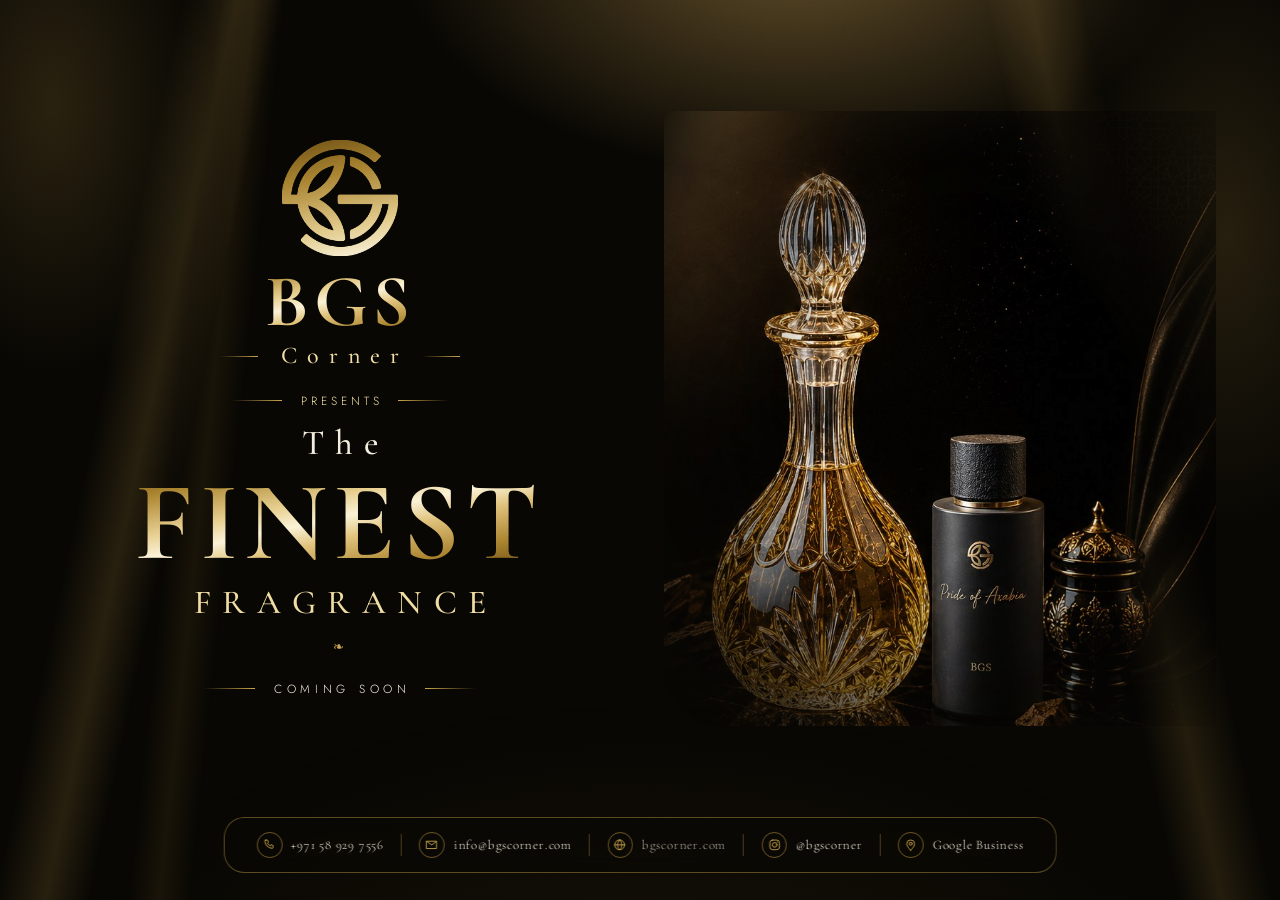
<file: index.html>
<!DOCTYPE html>
<html lang="en">
<head>
<meta charset="utf-8">
<meta name="viewport" content="width=device-width, initial-scale=1">
<title>BGS CORNER — The Finest Fragrance, Coming Soon</title>
<meta name="description" content="BGS Corner presents the finest fragrance. Coming soon. Deira, Dubai — +971 58 929 7556, info@bgscorner.com">
<meta name="theme-color" content="#070603">
<link rel="icon" href="assets/brand/favicon.png" type="image/png">
<link rel="apple-touch-icon" href="assets/brand/favicon.png">
<meta property="og:title" content="BGS CORNER — The Finest Fragrance">
<meta property="og:description" content="Coming soon.">
<link rel="preconnect" href="https://fonts.googleapis.com">
<link rel="preconnect" href="https://fonts.gstatic.com" crossorigin>
<link href="https://fonts.googleapis.com/css2?family=Cormorant+Garamond:wght@400;500;600;700&family=Jost:wght@300;400;500&display=swap" rel="stylesheet">
<link rel="stylesheet" href="assets/css/soon.css">
</head>
<body>

<div class="grain" aria-hidden="true"></div>
<div class="spot" aria-hidden="true"></div>
<div class="silk silk--l" aria-hidden="true"></div>
<div class="silk silk--r" aria-hidden="true"></div>

<main class="stage">
  <section class="panel">
    <span class="mark" aria-hidden="true"></span>

    <h1 class="brand">
      <span class="brand__name">BGS</span>
      <span class="brand__sub"><i></i>Corner<i></i></span>
    </h1>

    <p class="rule"><i></i><span>Presents</span><i></i></p>

    <p class="headline">
      <span class="headline__the">The</span>
      <span class="headline__big">Finest</span>
      <span class="headline__sub">Fragrance</span>
    </p>

    <p class="fleuron" aria-hidden="true">&#10087;</p>

    <p class="soon"><i></i><span>Coming soon</span><i></i></p>
  </section>

  <figure class="still" aria-label="A cut-crystal decanter beside a black flacon and a gilt burner, with oud on black marble.">
    <img src="assets/img/still.jpg" width="1000" height="1080" alt="" fetchpriority="high" decoding="async">
  </figure>
</main>

<footer class="bar">
  <a href="tel:+971589297556"><span class="bar__ico" aria-hidden="true"><svg viewBox="0 0 24 24" fill="none" stroke="currentColor" stroke-width="1.5" stroke-linecap="round" stroke-linejoin="round"><path d="M5.2 3.6h3.1l1.5 3.9-1.9 1.2a10.4 10.4 0 0 0 4.9 4.9l1.2-1.9 3.9 1.5v3.1a1.7 1.7 0 0 1-1.9 1.7A14.6 14.6 0 0 1 3.5 5.5 1.7 1.7 0 0 1 5.2 3.6Z"/></svg></span>+971 58 929 7556</a>
  <i aria-hidden="true"></i>
  <a href="mailto:info@bgscorner.com"><span class="bar__ico" aria-hidden="true"><svg viewBox="0 0 24 24" fill="none" stroke="currentColor" stroke-width="1.5" stroke-linecap="round" stroke-linejoin="round"><path d="M3.4 5.6h17.2v12.8H3.4Z"/><path d="m3.9 6.2 8.1 6 8.1-6"/></svg></span>info@bgscorner.com</a>
  <i aria-hidden="true"></i>
  <span class="bar__self"><span class="bar__ico" aria-hidden="true"><svg viewBox="0 0 24 24" fill="none" stroke="currentColor" stroke-width="1.5" stroke-linecap="round" stroke-linejoin="round"><circle cx="12" cy="12" r="8.6"/><path d="M3.4 12h17.2"/><path d="M12 3.4c2.4 2.4 3.6 5.3 3.6 8.6s-1.2 6.2-3.6 8.6c-2.4-2.4-3.6-5.3-3.6-8.6S9.6 5.8 12 3.4Z"/></svg></span>bgscorner.com</span>
  <i aria-hidden="true"></i>
  <a href="https://www.instagram.com/bgscorner/" target="_blank" rel="noopener"><span class="bar__ico" aria-hidden="true"><svg viewBox="0 0 24 24" fill="none" stroke="currentColor" stroke-width="1.5" stroke-linecap="round" stroke-linejoin="round"><rect x="3.6" y="3.6" width="16.8" height="16.8" rx="4.8"/><circle cx="12" cy="12" r="4.1"/><circle cx="16.9" cy="7.1" r="1.05" fill="currentColor" stroke="none"/></svg></span>@bgscorner</a>
  <i aria-hidden="true"></i>
  <a href="https://maps.google.com/?cid=1750164914419872476" target="_blank" rel="noopener"><span class="bar__ico" aria-hidden="true"><svg viewBox="0 0 24 24" fill="none" stroke="currentColor" stroke-width="1.5" stroke-linecap="round" stroke-linejoin="round"><path d="M12 21.4s6.8-6.3 6.8-11.2a6.8 6.8 0 1 0-13.6 0C5.2 15.1 12 21.4 12 21.4Z"/><circle cx="12" cy="10" r="2.6"/></svg></span>Google Business</a>
</footer>

</body>
</html>
</file>
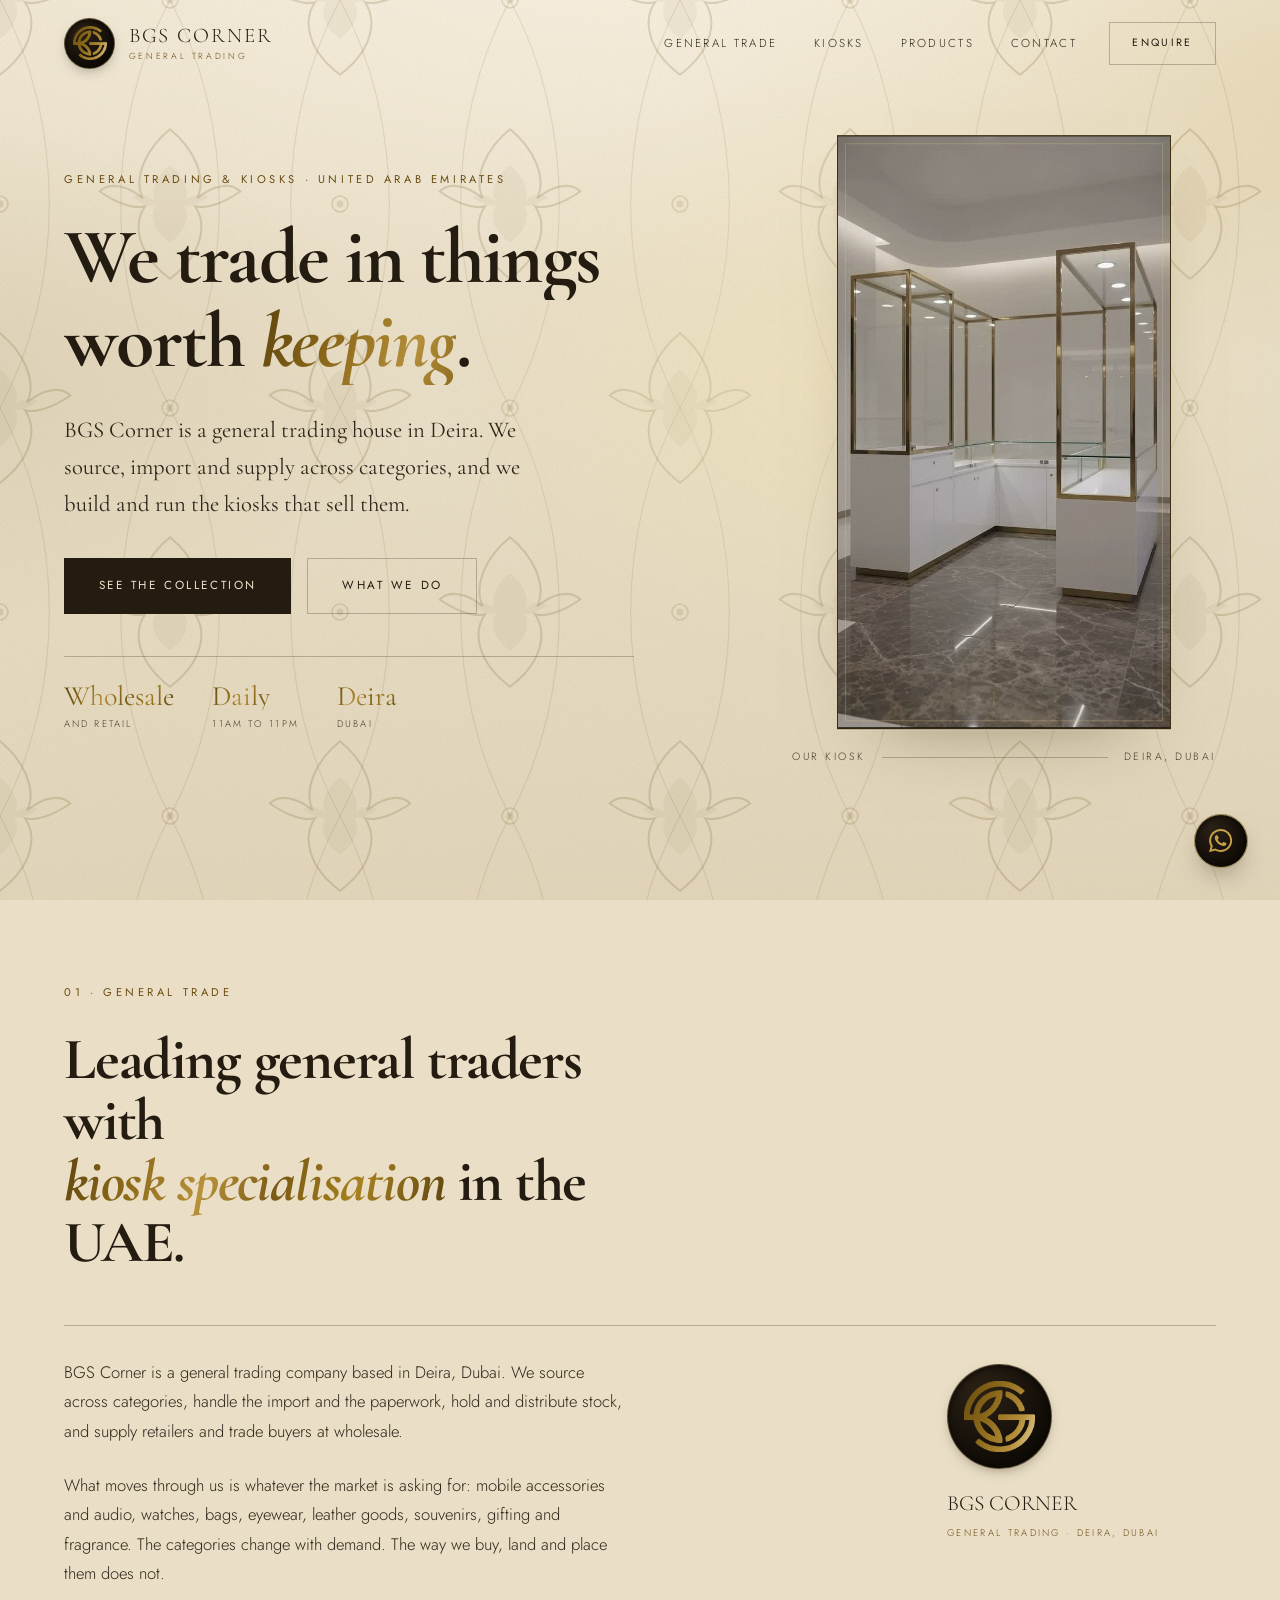
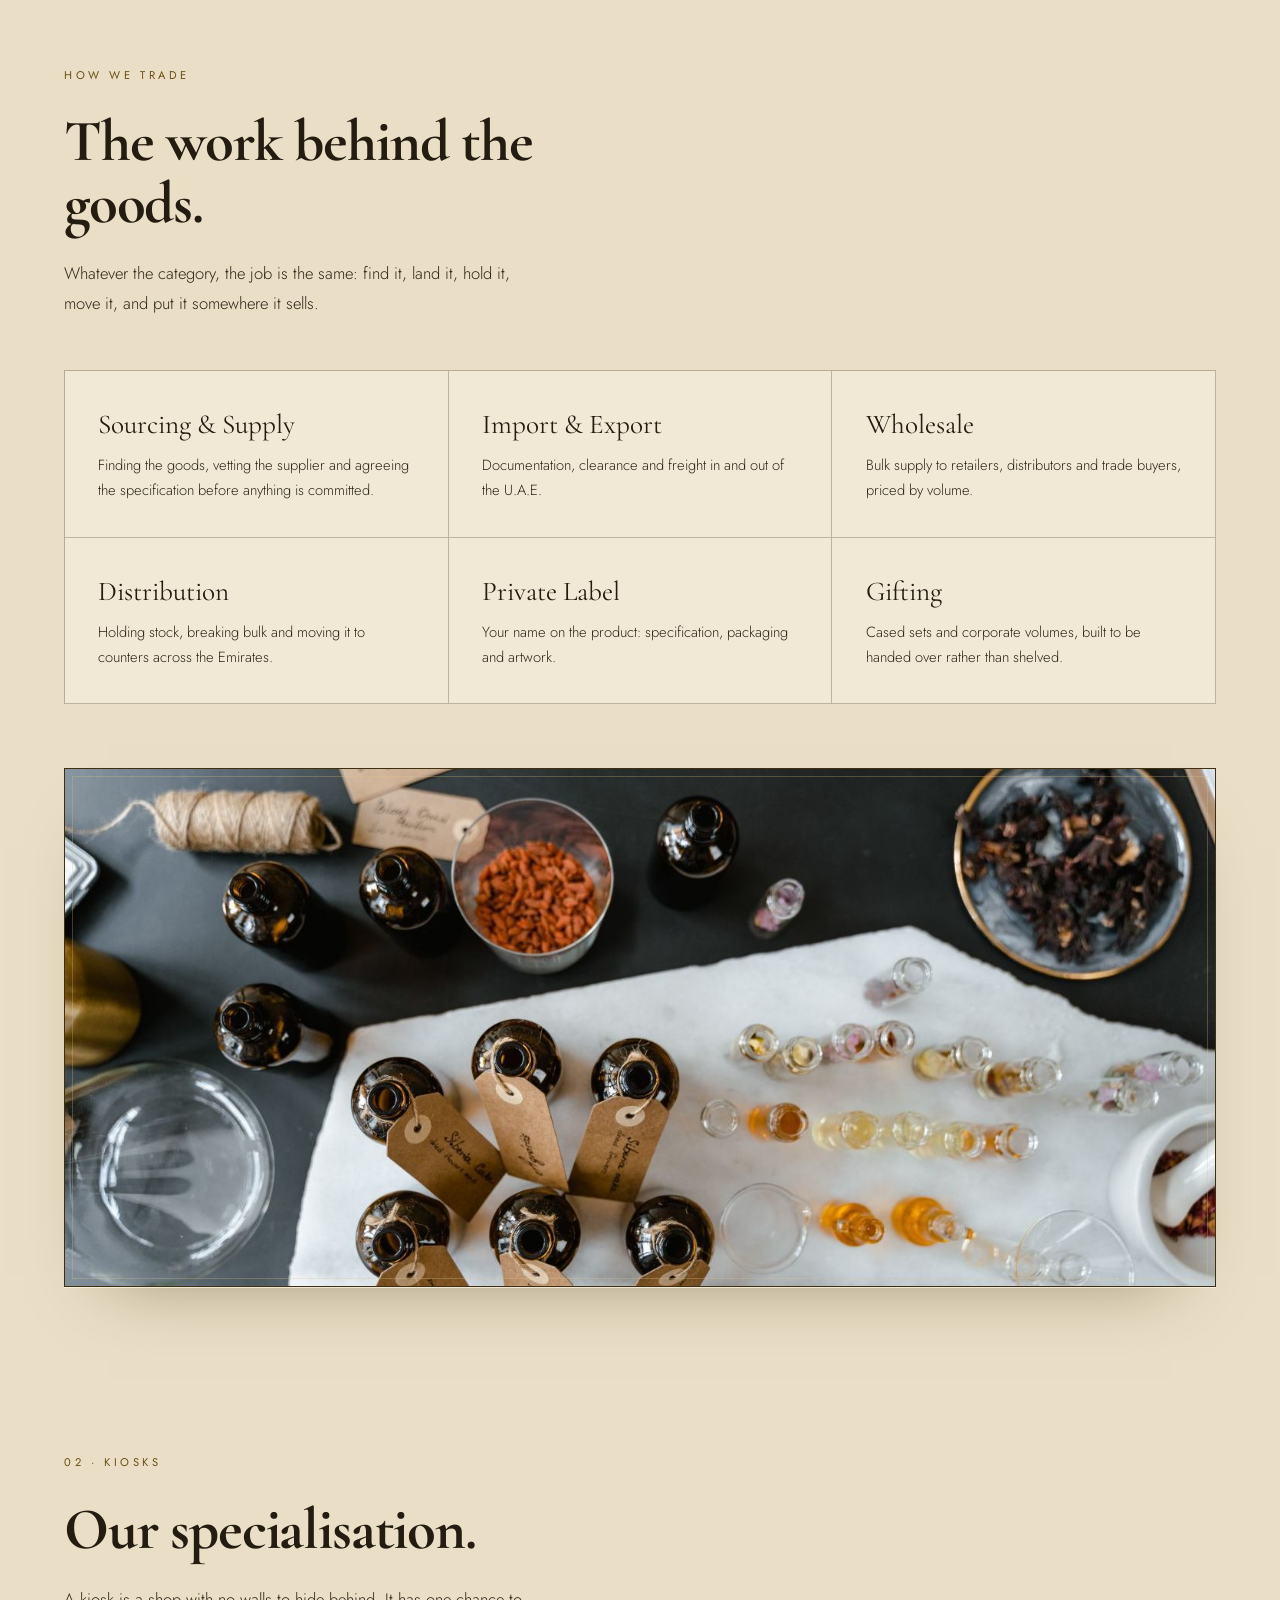
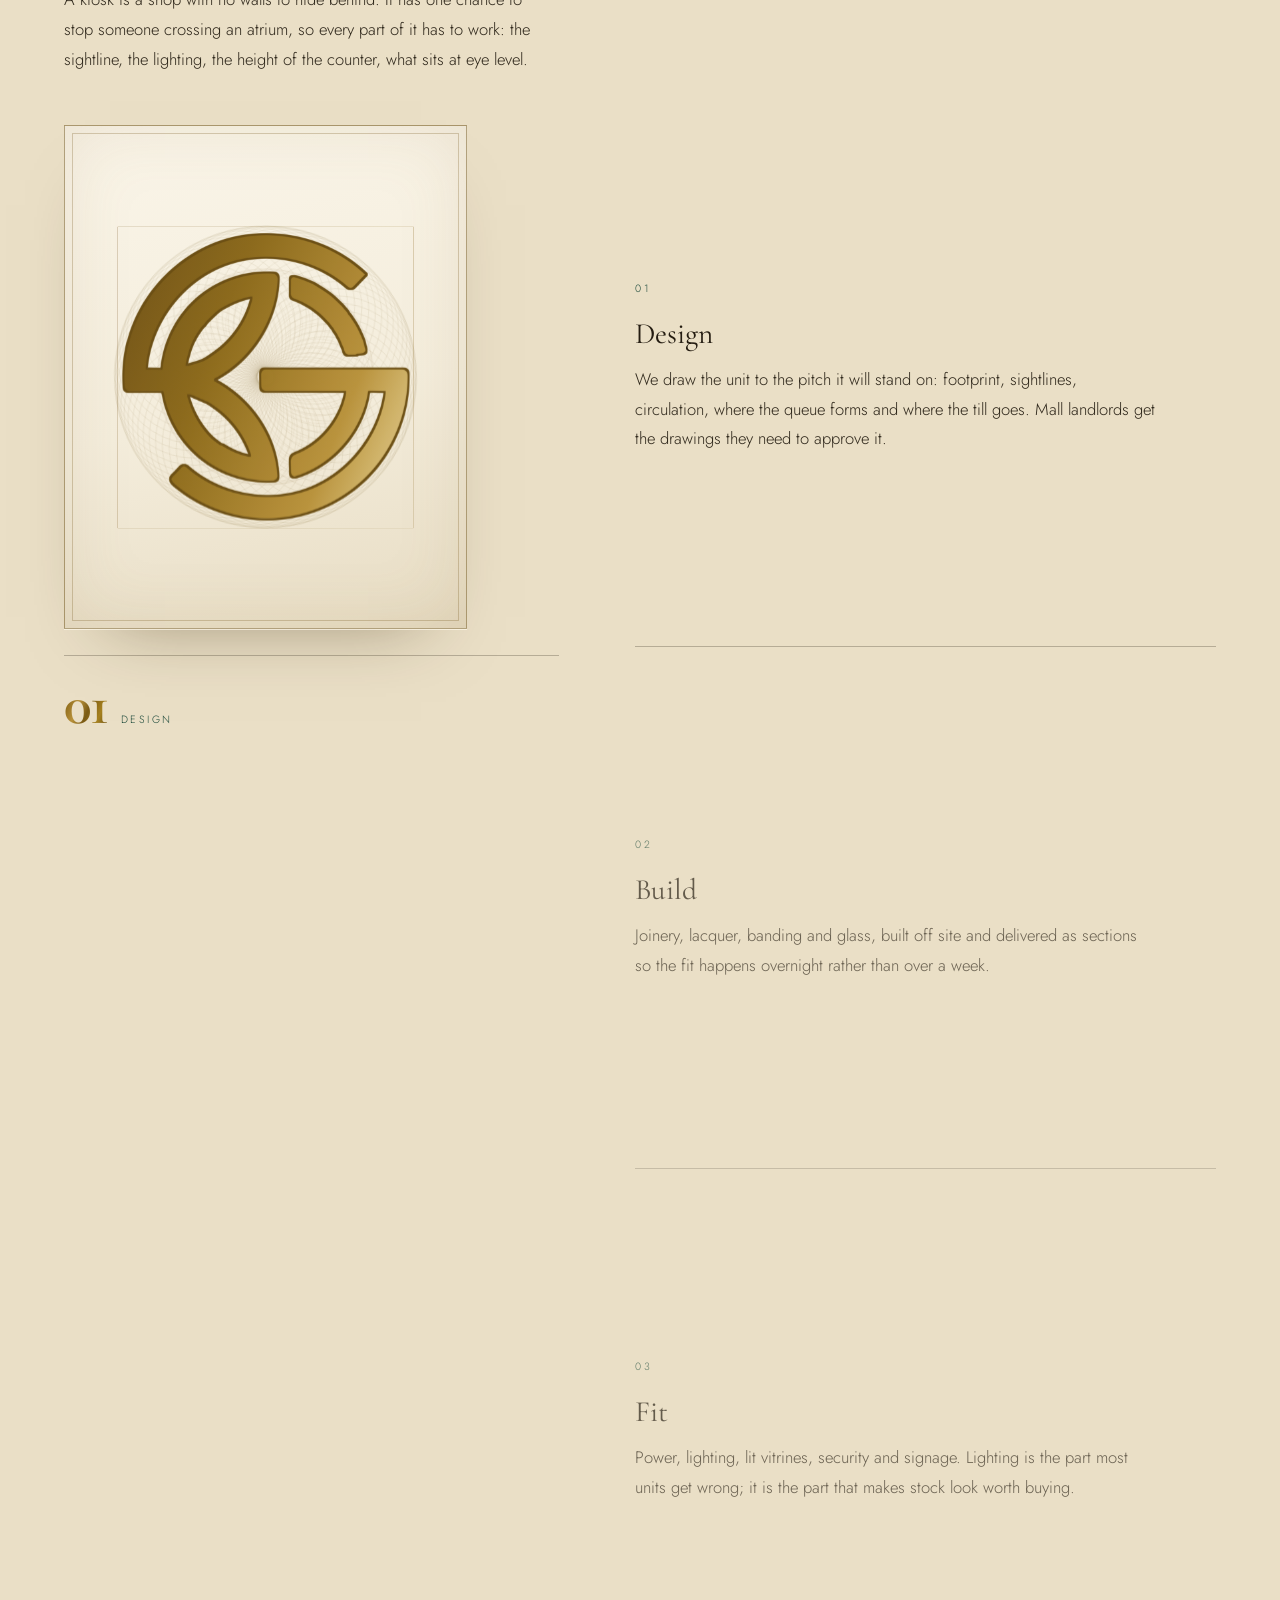
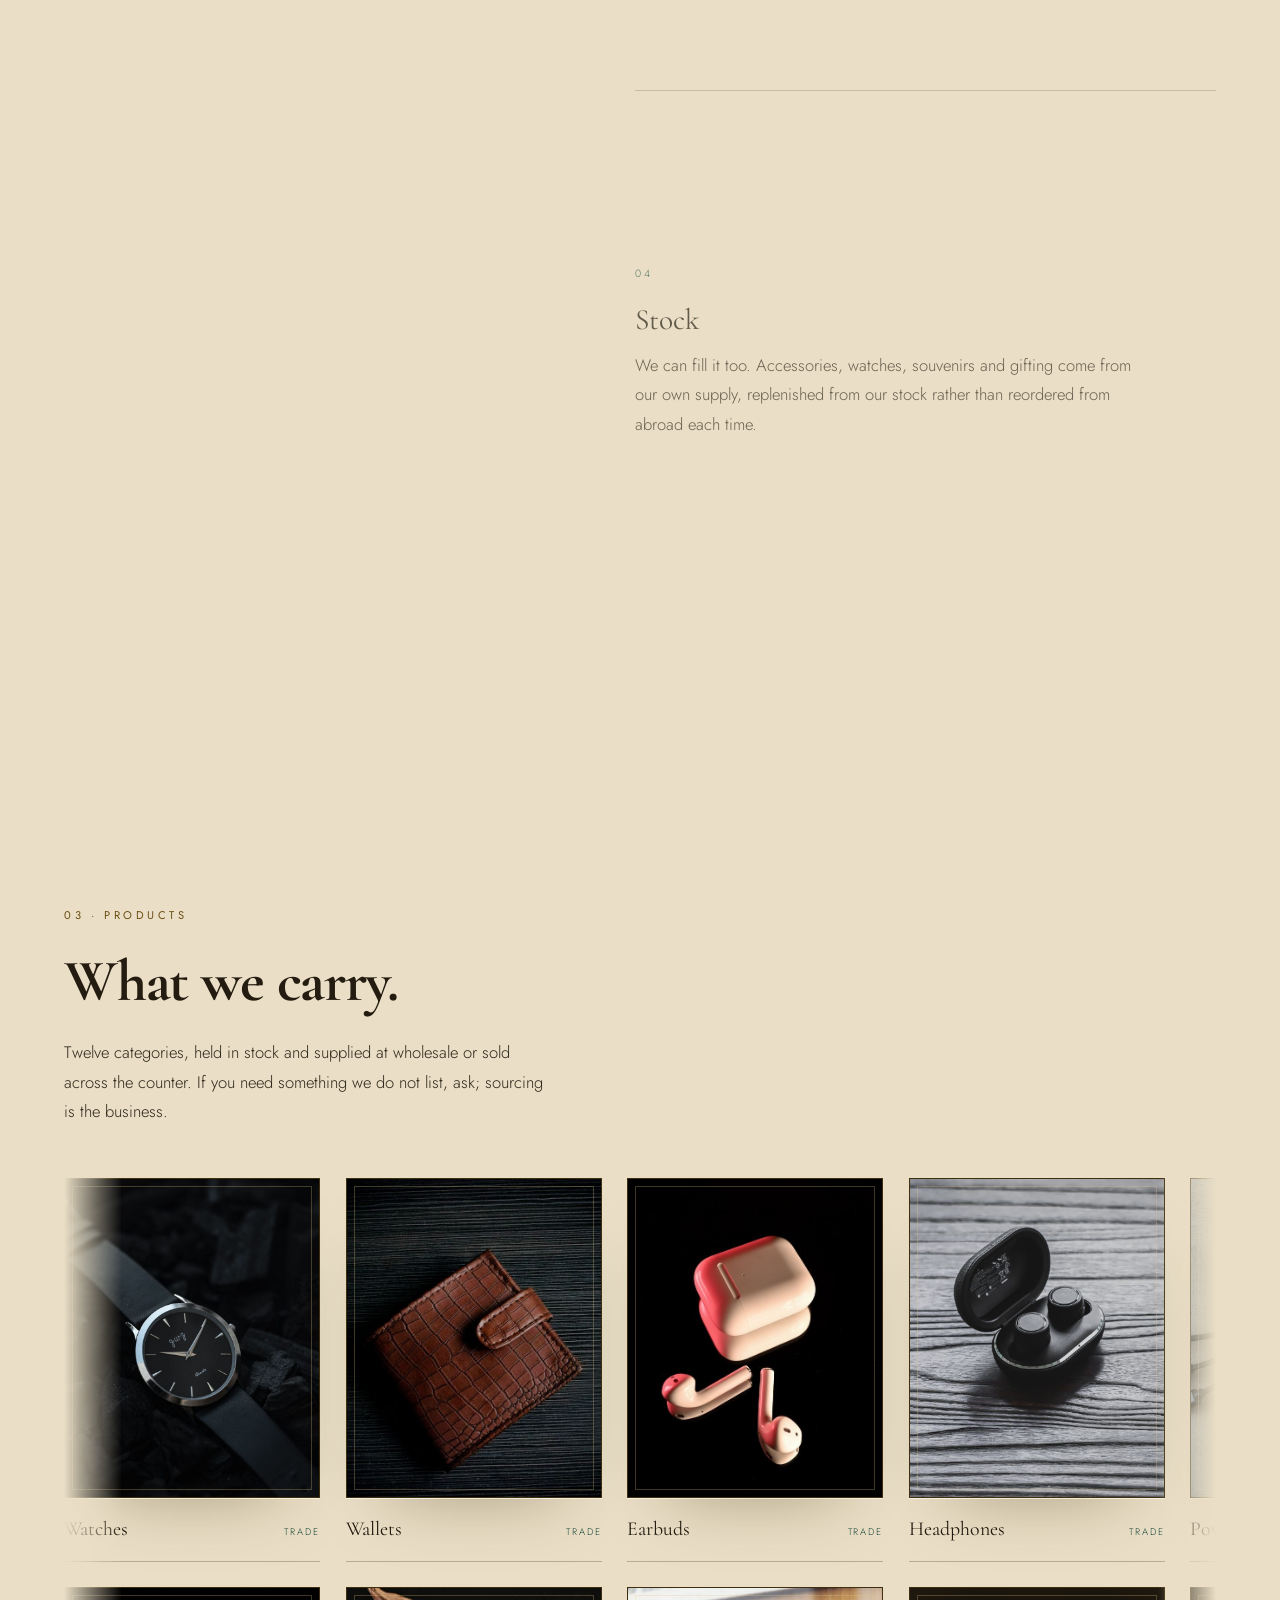
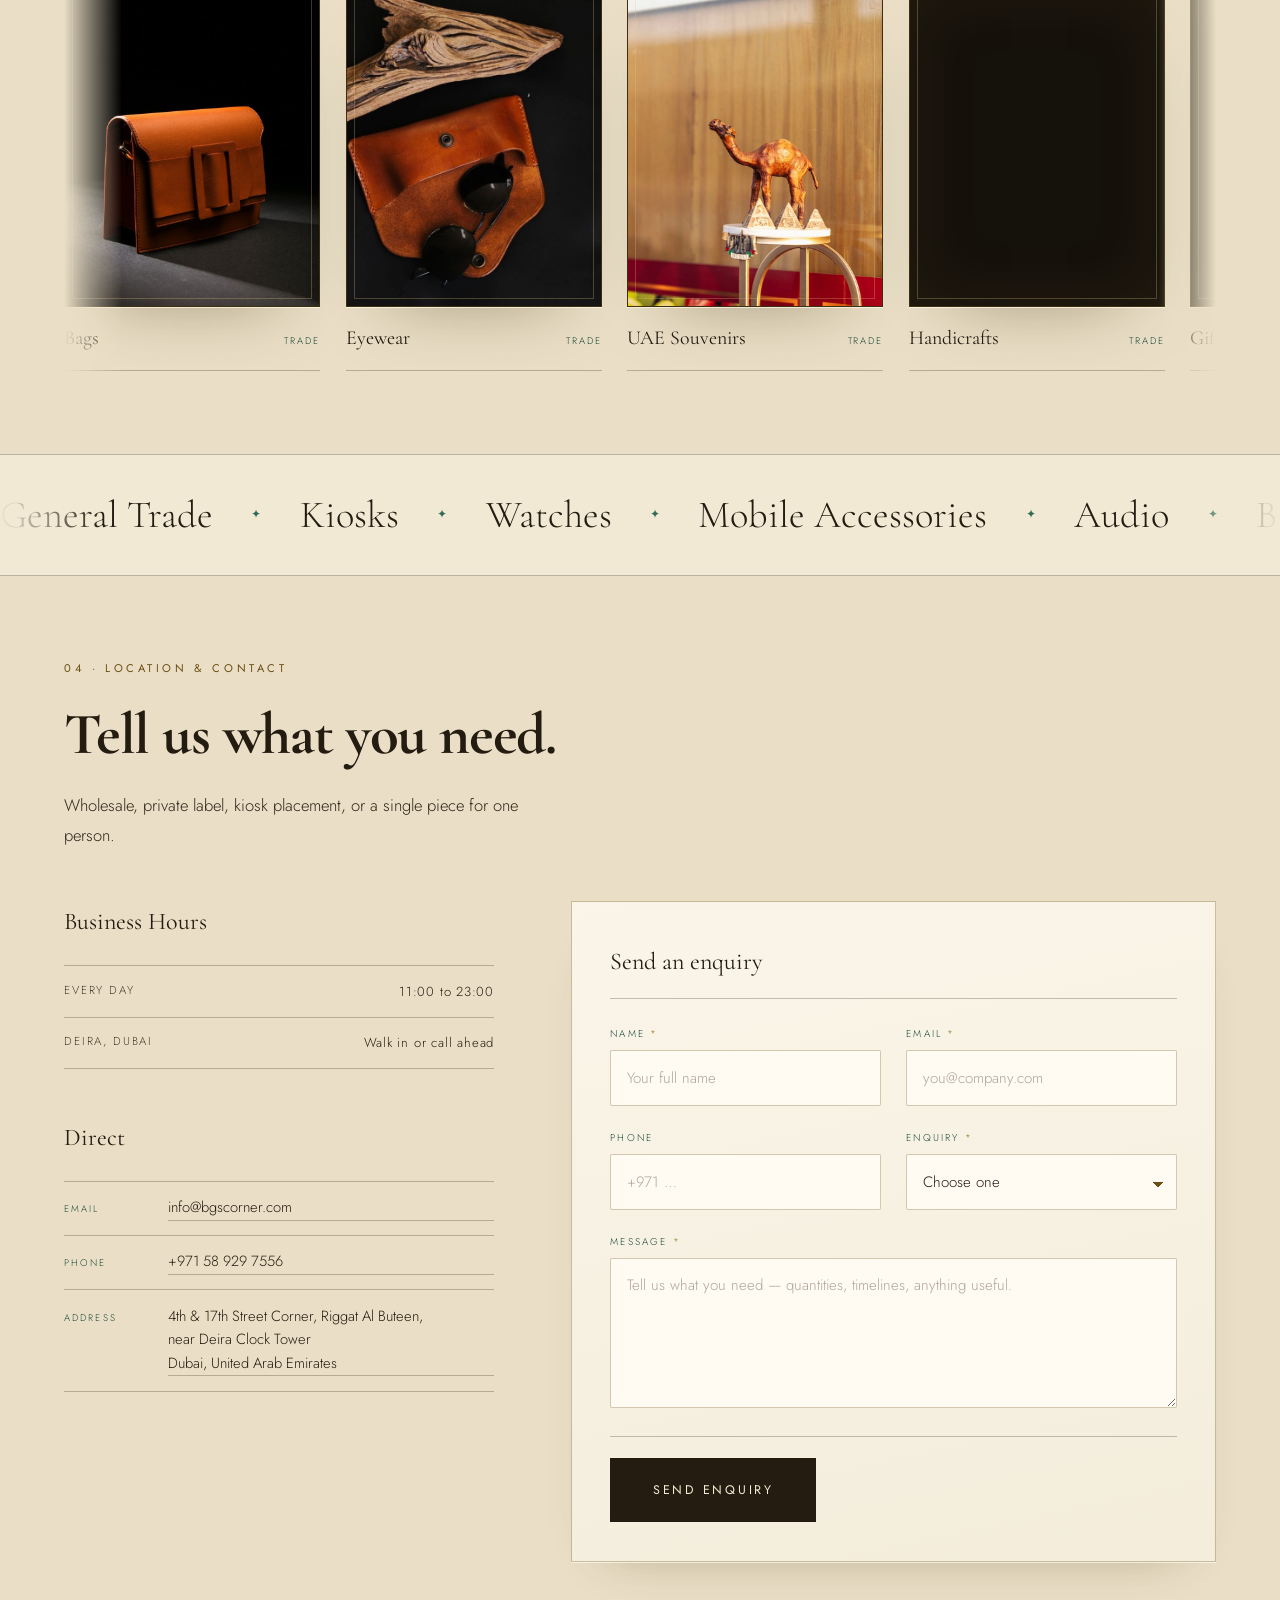
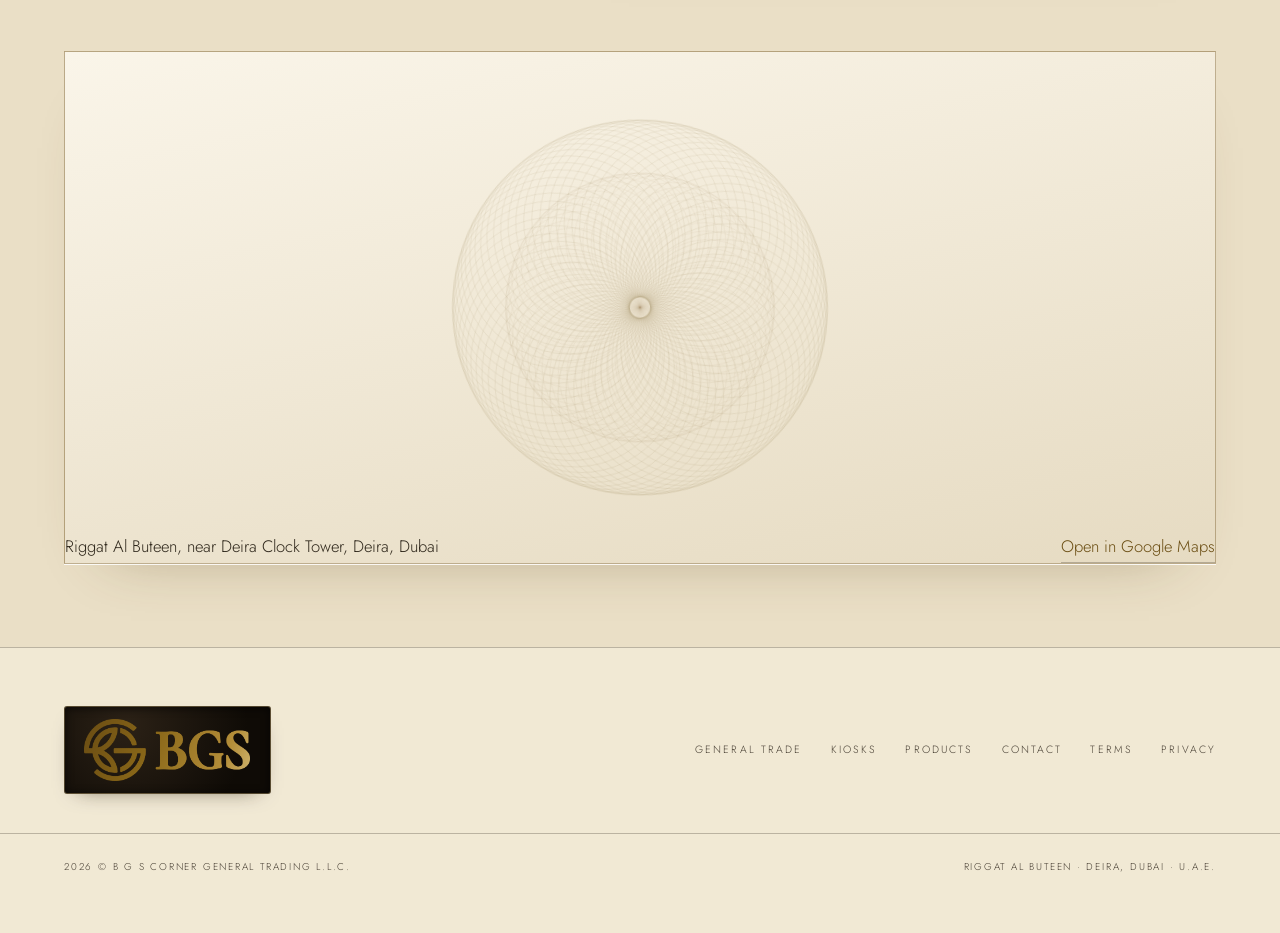
<file: archive/index.html>
<!DOCTYPE html>
<html lang="en">
<head>
<meta charset="utf-8">
<meta name="viewport" content="width=device-width, initial-scale=1">
<title>BGS Corner | General Trading &amp; Kiosks, UAE</title>
<meta name="description" content="BGS Corner is a general trading company in Deira, Dubai. Sourcing, import and wholesale across watches, mobile accessories, bags, eyewear, souvenirs and gifts, and retail kiosks built end to end.">
<meta name="theme-color" content="#DED2B9">
<link rel="icon" href="assets/brand/favicon.png" type="image/png">
<link rel="apple-touch-icon" href="assets/brand/favicon.png">
<link rel="preconnect" href="https://fonts.googleapis.com">
<link rel="preconnect" href="https://fonts.gstatic.com" crossorigin>
<link href="https://fonts.googleapis.com/css2?family=Cormorant+Garamond:ital,wght@0,400;0,500;0,600;0,700;1,500;1,600;1,700&family=Jost:wght@300;400;500&display=swap" rel="stylesheet">
<link rel="stylesheet" href="assets/css/site.css?v=7cc127dd">
</head>
<body>

<div class="grain" aria-hidden="true"></div>
<div class="cursor" aria-hidden="true"><span class="cursor__ring"></span></div>
<a class="skip" href="#trade">Skip to content</a>

<!-- ══════════════════════════════════════════════════════ nav -->
<header class="nav" id="nav">
  <div class="nav__inner">
    <a class="nav__brand" href="#top" aria-label="BGS Corner — home">
      <span class="markplate" aria-hidden="true"><span class="mark"></span></span>
      <span class="nav__wordmark">
        <span class="nav__name">BGS CORNER</span>
        <span class="nav__sub">General Trading</span>
      </span>
    </a>
    <nav class="nav__links" aria-label="Primary">
      <a href="#trade">General Trade</a>
      <a href="#kiosks">Kiosks</a>
      <a href="#products">Products</a>
      <a href="#contact">Contact</a>
    </nav>
    <a class="btn btn--ghost nav__cta" href="#contact">Enquire</a>
    <button class="nav__toggle" id="navToggle" aria-expanded="false" aria-controls="menu">
      <span class="sr">Menu</span><i></i><i></i>
    </button>
  </div>
  <div class="nav__rule" aria-hidden="true"><span></span></div>
</header>

<div class="menu" id="menu" inert>
  <nav aria-label="Mobile">
    <a href="#trade"><span>01</span>General Trade</a>
    <a href="#kiosks"><span>02</span>Kiosks</a>
    <a href="#products"><span>03</span>Products</a>
    <a href="#contact"><span>04</span>Contact</a>
  </nav>
</div>

<main id="top">

<!-- ══════════════════════════════════════════════════════ hero -->
<section class="hero">
  <div class="hero__glow" aria-hidden="true"></div>

  <div class="hero__grid wrap">
    <div class="hero__text">
      <p class="eyebrow reveal">General Trading &amp; Kiosks &middot; United Arab Emirates</p>

      <h1 class="hero__title">
        <span class="line"><span>We trade in things</span></span>
        <span class="line"><span>worth <em>keeping</em>.</span></span>
      </h1>

      <p class="lede reveal" data-delay="1">
        BGS Corner is a general trading house in Deira. We source, import and
        supply across categories, and we build and run the kiosks that sell
        them.
      </p>

      <div class="hero__actions reveal" data-delay="2">
        <a class="btn btn--fill" href="#products">See the collection</a>
        <a class="btn btn--line" href="#what">What we do</a>
      </div>

      <ul class="chips reveal" data-delay="3">
        <li><b>Wholesale</b><span>and retail</span></li>
        <li><b>Daily</b><span>11am to 11pm</span></li>
        <li><b>Deira</b><span>Dubai</span></li>
      </ul>
    </div>

    <figure class="hero__art">
      <div class="artframe artframe--hero artframe--video drawn" data-parallax="0.04">
        <video class="herovid" autoplay muted loop playsinline preload="auto"
               poster="assets/video/kiosk-poster.jpg"
               aria-label="A BGS Corner kiosk: lit sign over glass vitrines of fragrance, eyewear and accessories.">
          <source src="assets/video/kiosk.mp4" type="video/mp4">
        </video>
      </div>
      <figcaption class="art__cap reveal" data-delay="3">
        <span>Our kiosk</span><i></i><span>Deira, Dubai</span>
      </figcaption>
    </figure>
  </div>

  <div class="hero__foot wrap">
    <div class="ticks reveal" data-delay="4">
      <span>General Trade</span><i></i><span>Kiosks</span><i></i><span>Electronics</span><i></i><span>Accessories</span><i></i><span>Gifts</span>
    </div>
    <div class="scrollcue reveal" data-delay="4"><span>Scroll</span><i></i></div>
  </div>
</section>

<!-- ══════════════════════════════════════════════ 01 general trade -->
<section class="section who" id="trade">
  <div class="wrap">
    <header class="shead">
      <p class="eyebrow reveal">01 &middot; General Trade</p>
      <h2 class="shead__title reveal" data-delay="1">
        Leading general traders with<br><em>kiosk specialisation</em> in the UAE.
      </h2>
    </header>

    <div class="who__body">
      <div class="who__copy">
        <p class="reveal" data-delay="2">
          BGS Corner is a general trading company based in Deira, Dubai. We source
          across categories, handle the import and the paperwork, hold and
          distribute stock, and supply retailers and trade buyers at wholesale.
        </p>
        <p class="reveal" data-delay="3">
          What moves through us is whatever the market is asking for: mobile
          accessories and audio, watches, bags, eyewear, leather goods,
          souvenirs, gifting and fragrance. The categories change with demand. The way we buy, land and
          place them does not.
        </p>
      </div>

      <aside class="who__mark reveal" data-delay="3">
        <span class="markplate markplate--lg" aria-hidden="true"><span class="mark"></span></span>
        <p>BGS CORNER<br><small>General Trading &middot; Deira, Dubai</small></p>
      </aside>
    </div>
  </div>

  <div class="wrap trade-cap">
    <header class="shead shead--sub">
      <p class="eyebrow reveal">How we trade</p>
      <h3 class="shead__title reveal" data-delay="1">The work behind the goods.</h3>
      <p class="shead__note reveal" data-delay="2">
        Whatever the category, the job is the same: find it, land it, hold it,
        move it, and put it somewhere it sells.
      </p>
    </header>

    <ol class="pillars pillars--six">
      <li class="pillar reveal"><h3>Sourcing &amp; Supply</h3>
        <p>Finding the goods, vetting the supplier and agreeing the specification before anything is committed.</p></li>
      <li class="pillar reveal" data-delay="1"><h3>Import &amp; Export</h3>
        <p>Documentation, clearance and freight in and out of the U.A.E.</p></li>
      <li class="pillar reveal" data-delay="2"><h3>Wholesale</h3>
        <p>Bulk supply to retailers, distributors and trade buyers, priced by volume.</p></li>
      <li class="pillar reveal"><h3>Distribution</h3>
        <p>Holding stock, breaking bulk and moving it to counters across the Emirates.</p></li>
      <li class="pillar reveal" data-delay="1"><h3>Private Label</h3>
        <p>Your name on the product: specification, packaging and artwork.</p></li>
      <li class="pillar reveal" data-delay="2"><h3>Gifting</h3>
        <p>Cased sets and corporate volumes, built to be handed over rather than shelved.</p></li>
    </ol>
  </div>

  <figure class="kiosk">
    <div class="artframe artframe--wide reveal">
      <img src="assets/img/trade.jpg" width="1500" height="675" loading="lazy"
           alt="Goods laid out for despatch on a counter." decoding="async">
    </div>
  </figure>
</section>

<!-- ══════════════════════════════════════════════════════ 02 kiosks -->
<section class="section what" id="kiosks">
  <div class="wrap">
    <header class="shead">
      <p class="eyebrow reveal">02 &middot; Kiosks</p>
      <h2 class="shead__title reveal" data-delay="1">Our specialisation.</h2>
      <p class="shead__note reveal" data-delay="2">
        A kiosk is a shop with no walls to hide behind. It has one chance to stop
        someone crossing an atrium, so every part of it has to work: the sightline,
        the lighting, the height of the counter, what sits at eye level.
      </p>
    </header>
  </div>

  <div class="concept wrap">
    <div class="concept__stick">
      <div class="artframe artframe--tall artframe--art">
        <canvas class="guilloche" data-guilloche data-seed="0" aria-hidden="true"></canvas>
        <div class="markart" role="img" aria-label="The BGS Corner monogram, drawn in gold.">
          <span class="markart__outline" aria-hidden="true"></span>
          <span class="markart__fill" aria-hidden="true"></span>
        </div>
      </div>
      <div class="readout" aria-hidden="true">
        <span class="readout__val" data-readout-val>01</span>
        <span class="readout__unit" data-readout-unit>Design</span>
      </div>
    </div>

    <ol class="concept__steps">
      <li class="cstep reveal" data-step data-val="01" data-unit="Design">
        <span class="cstep__no">01</span>
        <h3>Design</h3>
        <p>We draw the unit to the pitch it will stand on: footprint, sightlines,
           circulation, where the queue forms and where the till goes. Mall
           landlords get the drawings they need to approve it.</p>
      </li>
      <li class="cstep reveal" data-step data-val="02" data-unit="Build">
        <span class="cstep__no">02</span>
        <h3>Build</h3>
        <p>Joinery, lacquer, banding and glass, built off site and delivered as
           sections so the fit happens overnight rather than over a week.</p>
      </li>
      <li class="cstep reveal" data-step data-val="03" data-unit="Fit">
        <span class="cstep__no">03</span>
        <h3>Fit</h3>
        <p>Power, lighting, lit vitrines, security and signage. Lighting is the
           part most units get wrong; it is the part that makes stock look worth
           buying.</p>
      </li>
      <li class="cstep reveal" data-step data-val="04" data-unit="Stock">
        <span class="cstep__no">04</span>
        <h3>Stock</h3>
        <p>We can fill it too. Accessories, watches, souvenirs and gifting come from
           our own supply, replenished from our stock rather than reordered from
           abroad each time.</p>
      </li>
    </ol>
  </div>

</section>

<!-- ══════════════════════════════════════════════════════ 03 products -->
<section class="section products" id="products">
  <div class="wrap">
    <header class="shead">
      <p class="eyebrow reveal">03 &middot; Products</p>
      <h2 class="shead__title reveal" data-delay="1">What we carry.</h2>
      <p class="shead__note reveal" data-delay="2">
        Twelve categories, held in stock and supplied at wholesale or sold across
        the counter. If you need something we do not list, ask; sourcing is the
        business.
      </p>
    </header>
  </div>

  <div class="wrap">
    <div class="carousel" data-carousel>
      <ul class="carousel__row">
        <li class="card"><a href="#contact">
          <div class="artframe artframe--card drawn">
            <img src="assets/img/cat-watches.jpg" width="760" height="950" loading="lazy"
                 decoding="async" alt="Watches.">
          </div>
          <div class="card__meta"><h4>Watches</h4><span>Trade</span></div></a></li>
        <li class="card"><a href="#contact">
          <div class="artframe artframe--card drawn">
            <img src="assets/img/cat-wallets.jpg" width="760" height="950" loading="lazy"
                 decoding="async" alt="Wallets.">
          </div>
          <div class="card__meta"><h4>Wallets</h4><span>Trade</span></div></a></li>
        <li class="card"><a href="#contact">
          <div class="artframe artframe--card drawn">
            <img src="assets/img/cat-earbuds.jpg" width="760" height="950" loading="lazy"
                 decoding="async" alt="Earbuds.">
          </div>
          <div class="card__meta"><h4>Earbuds</h4><span>Trade</span></div></a></li>
        <li class="card"><a href="#contact">
          <div class="artframe artframe--card drawn">
            <img src="assets/img/cat-headphones.jpg" width="760" height="950" loading="lazy"
                 decoding="async" alt="Headphones.">
          </div>
          <div class="card__meta"><h4>Headphones</h4><span>Trade</span></div></a></li>
        <li class="card"><a href="#contact">
          <div class="artframe artframe--card drawn">
            <img src="assets/img/cat-powerbanks.jpg" width="760" height="950" loading="lazy"
                 decoding="async" alt="Power Banks.">
          </div>
          <div class="card__meta"><h4>Power Banks</h4><span>Trade</span></div></a></li>
        <li class="card"><a href="#contact">
          <div class="artframe artframe--card drawn">
            <img src="assets/img/cat-cables.jpg" width="760" height="950" loading="lazy"
                 decoding="async" alt="Cables & Chargers.">
          </div>
          <div class="card__meta"><h4>Cables & Chargers</h4><span>Trade</span></div></a></li>
        <li class="card" aria-hidden="true"><a href="#contact" tabindex="-1">
          <div class="artframe artframe--card drawn">
            <img src="assets/img/cat-watches.jpg" width="760" height="950" loading="lazy"
                 decoding="async" alt="Watches.">
          </div>
          <div class="card__meta"><h4>Watches</h4><span>Trade</span></div></a></li>
        <li class="card" aria-hidden="true"><a href="#contact" tabindex="-1">
          <div class="artframe artframe--card drawn">
            <img src="assets/img/cat-wallets.jpg" width="760" height="950" loading="lazy"
                 decoding="async" alt="Wallets.">
          </div>
          <div class="card__meta"><h4>Wallets</h4><span>Trade</span></div></a></li>
        <li class="card" aria-hidden="true"><a href="#contact" tabindex="-1">
          <div class="artframe artframe--card drawn">
            <img src="assets/img/cat-earbuds.jpg" width="760" height="950" loading="lazy"
                 decoding="async" alt="Earbuds.">
          </div>
          <div class="card__meta"><h4>Earbuds</h4><span>Trade</span></div></a></li>
        <li class="card" aria-hidden="true"><a href="#contact" tabindex="-1">
          <div class="artframe artframe--card drawn">
            <img src="assets/img/cat-headphones.jpg" width="760" height="950" loading="lazy"
                 decoding="async" alt="Headphones.">
          </div>
          <div class="card__meta"><h4>Headphones</h4><span>Trade</span></div></a></li>
        <li class="card" aria-hidden="true"><a href="#contact" tabindex="-1">
          <div class="artframe artframe--card drawn">
            <img src="assets/img/cat-powerbanks.jpg" width="760" height="950" loading="lazy"
                 decoding="async" alt="Power Banks.">
          </div>
          <div class="card__meta"><h4>Power Banks</h4><span>Trade</span></div></a></li>
        <li class="card" aria-hidden="true"><a href="#contact" tabindex="-1">
          <div class="artframe artframe--card drawn">
            <img src="assets/img/cat-cables.jpg" width="760" height="950" loading="lazy"
                 decoding="async" alt="Cables & Chargers.">
          </div>
          <div class="card__meta"><h4>Cables & Chargers</h4><span>Trade</span></div></a></li>
      </ul>
      <ul class="carousel__row carousel__row--rev">
        <li class="card"><a href="#contact">
          <div class="artframe artframe--card drawn">
            <img src="assets/img/cat-bags.jpg" width="760" height="950" loading="lazy"
                 decoding="async" alt="Bags.">
          </div>
          <div class="card__meta"><h4>Bags</h4><span>Trade</span></div></a></li>
        <li class="card"><a href="#contact">
          <div class="artframe artframe--card drawn">
            <img src="assets/img/cat-eyewear.jpg" width="760" height="950" loading="lazy"
                 decoding="async" alt="Eyewear.">
          </div>
          <div class="card__meta"><h4>Eyewear</h4><span>Trade</span></div></a></li>
        <li class="card"><a href="#contact">
          <div class="artframe artframe--card drawn">
            <img src="assets/img/cat-souvenirs.jpg" width="760" height="950" loading="lazy"
                 decoding="async" alt="UAE Souvenirs.">
          </div>
          <div class="card__meta"><h4>UAE Souvenirs</h4><span>Trade</span></div></a></li>
        <li class="card"><a href="#contact">
          <div class="artframe artframe--card drawn">
            <img src="assets/img/cat-handicrafts.jpg" width="760" height="950" loading="lazy"
                 decoding="async" alt="Handicrafts.">
          </div>
          <div class="card__meta"><h4>Handicrafts</h4><span>Trade</span></div></a></li>
        <li class="card"><a href="#contact">
          <div class="artframe artframe--card drawn">
            <img src="assets/img/cat-gifts.jpg" width="760" height="950" loading="lazy"
                 decoding="async" alt="Gift Sets.">
          </div>
          <div class="card__meta"><h4>Gift Sets</h4><span>Trade</span></div></a></li>
        <li class="card"><a href="#contact">
          <div class="artframe artframe--card drawn">
            <img src="assets/img/cat-perfumes.jpg" width="760" height="950" loading="lazy"
                 decoding="async" alt="Perfumes.">
          </div>
          <div class="card__meta"><h4>Perfumes</h4><span>Trade</span></div></a></li>
        <li class="card" aria-hidden="true"><a href="#contact" tabindex="-1">
          <div class="artframe artframe--card drawn">
            <img src="assets/img/cat-bags.jpg" width="760" height="950" loading="lazy"
                 decoding="async" alt="Bags.">
          </div>
          <div class="card__meta"><h4>Bags</h4><span>Trade</span></div></a></li>
        <li class="card" aria-hidden="true"><a href="#contact" tabindex="-1">
          <div class="artframe artframe--card drawn">
            <img src="assets/img/cat-eyewear.jpg" width="760" height="950" loading="lazy"
                 decoding="async" alt="Eyewear.">
          </div>
          <div class="card__meta"><h4>Eyewear</h4><span>Trade</span></div></a></li>
        <li class="card" aria-hidden="true"><a href="#contact" tabindex="-1">
          <div class="artframe artframe--card drawn">
            <img src="assets/img/cat-souvenirs.jpg" width="760" height="950" loading="lazy"
                 decoding="async" alt="UAE Souvenirs.">
          </div>
          <div class="card__meta"><h4>UAE Souvenirs</h4><span>Trade</span></div></a></li>
        <li class="card" aria-hidden="true"><a href="#contact" tabindex="-1">
          <div class="artframe artframe--card drawn">
            <img src="assets/img/cat-handicrafts.jpg" width="760" height="950" loading="lazy"
                 decoding="async" alt="Handicrafts.">
          </div>
          <div class="card__meta"><h4>Handicrafts</h4><span>Trade</span></div></a></li>
        <li class="card" aria-hidden="true"><a href="#contact" tabindex="-1">
          <div class="artframe artframe--card drawn">
            <img src="assets/img/cat-gifts.jpg" width="760" height="950" loading="lazy"
                 decoding="async" alt="Gift Sets.">
          </div>
          <div class="card__meta"><h4>Gift Sets</h4><span>Trade</span></div></a></li>
        <li class="card" aria-hidden="true"><a href="#contact" tabindex="-1">
          <div class="artframe artframe--card drawn">
            <img src="assets/img/cat-perfumes.jpg" width="760" height="950" loading="lazy"
                 decoding="async" alt="Perfumes.">
          </div>
          <div class="card__meta"><h4>Perfumes</h4><span>Trade</span></div></a></li>
      </ul>
    </div>
  </div>
</section>

<!-- ══════════════════════════════════════════════════ marquee -->
<section class="trade" aria-hidden="true">
  <div class="marquee"><div class="marquee__track">
    <span>General Trade</span><i>&#10022;</i><span>Kiosks</span><i>&#10022;</i><span>Watches</span><i>&#10022;</i><span>Mobile Accessories</span><i>&#10022;</i><span>Audio</span><i>&#10022;</i><span>Bags</span><i>&#10022;</i><span>Eyewear</span><i>&#10022;</i><span>Souvenirs</span><i>&#10022;</i><span>Gifts</span><i>&#10022;</i><span>Perfumes</span><i>&#10022;</i><span>Sourcing</span><i>&#10022;</i><span>Import</span><i>&#10022;</i><span>Wholesale</span><i>&#10022;</i><span>Distribution</span><i>&#10022;</i>
    <span>General Trade</span><i>&#10022;</i><span>Kiosks</span><i>&#10022;</i><span>Watches</span><i>&#10022;</i><span>Mobile Accessories</span><i>&#10022;</i><span>Audio</span><i>&#10022;</i><span>Bags</span><i>&#10022;</i><span>Eyewear</span><i>&#10022;</i><span>Souvenirs</span><i>&#10022;</i><span>Gifts</span><i>&#10022;</i><span>Perfumes</span><i>&#10022;</i><span>Sourcing</span><i>&#10022;</i><span>Import</span><i>&#10022;</i><span>Wholesale</span><i>&#10022;</i><span>Distribution</span><i>&#10022;</i>
  </div></div>
</section>

<!-- ══════════════════════════════════════════════════ 04 contact -->
<section class="section contact" id="contact">
  <div class="wrap">
    <header class="shead">
      <p class="eyebrow reveal">04 &middot; Location &amp; Contact</p>
      <h2 class="shead__title reveal" data-delay="1">Tell us what you need.</h2>
      <p class="shead__note reveal" data-delay="2">
        Wholesale, private label, kiosk placement, or a single piece for one person.
      </p>
    </header>

    <div class="contact__grid">

      <!-- hours + details -->
      <aside class="contact__side">
        <div class="hours reveal">
          <h3>Business Hours</h3>
          <dl>
            <div><dt>Every day</dt><dd>11:00 to 23:00</dd></div>
            <div><dt>Deira, Dubai</dt><dd>Walk in or call ahead</dd></div>
          </dl>
        </div>

        <div class="details reveal" data-delay="1">
          <h3>Direct</h3>
          <ul>
            <li><span>Email</span><a href="mailto:info@bgscorner.com">info@bgscorner.com</a></li>
            <li><span>Phone</span><a href="tel:+971589297556">+971 58 929 7556</a></li>
            <li><span>Address</span><a href="https://maps.google.com/?cid=1750164914419872476" target="_blank" rel="noopener"><address>4th &amp; 17th Street Corner, Riggat Al Buteen,<br>near Deira Clock Tower<br>Dubai, United Arab Emirates</address></a></li>
          </ul>
        </div>
      </aside>

      <!-- form -->
      <form class="form reveal" data-delay="1" name="enquiry" method="POST"
            data-netlify="true" netlify-honeypot="company-website"
            action="/" novalidate>
        <input type="hidden" name="form-name" value="enquiry">
        <p class="hp"><label>Do not fill this in <input name="company-website" tabindex="-1" autocomplete="off"></label></p>

        <h3 class="form__head">Send an enquiry</h3>

        <div class="field">
          <label for="f-name">Name <em>*</em></label>
          <input id="f-name" name="name" type="text" required autocomplete="name" placeholder="Your full name">
        </div>
        <div class="field">
          <label for="f-email">Email <em>*</em></label>
          <input id="f-email" name="email" type="email" required autocomplete="email" placeholder="you@company.com">
        </div>
        <div class="field">
          <label for="f-phone">Phone</label>
          <input id="f-phone" name="phone" type="tel" autocomplete="tel" placeholder="+971 …">
        </div>
        <div class="field">
          <label for="f-topic">Enquiry <em>*</em></label>
          <select id="f-topic" name="topic" required>
            <option value="" disabled selected>Choose one</option>
            <option>Wholesale enquiry</option>
            <option>Private label</option>
            <option>Kiosk placement or fit out</option>
            <option>Single piece</option>
            <option>General trade</option>
          </select>
        </div>
        <div class="field field--full">
          <label for="f-msg">Message <em>*</em></label>
          <textarea id="f-msg" name="message" rows="5" required placeholder="Tell us what you need — quantities, timelines, anything useful."></textarea>
        </div>

        <div class="form__foot">
          <button class="btn btn--fill btn--lg" type="submit">Send enquiry</button>
          <p class="form__note" data-form-note role="status"></p>
        </div>
      </form>
    </div>

    <!-- map -->
    <figure class="map reveal">
      <canvas class="guilloche" data-guilloche data-seed="9" aria-hidden="true"></canvas>
      <iframe
        src="https://www.google.com/maps?cid=1750164914419872476&hl=en&output=embed"
        title="BGS Corner location on a map" loading="lazy"
        referrerpolicy="no-referrer-when-downgrade"></iframe>
      <figcaption>
        <span>Riggat Al Buteen, near Deira Clock Tower, Deira, Dubai</span>
        <a class="map__link" href="https://maps.google.com/?cid=1750164914419872476"
           target="_blank" rel="noopener">Open in Google Maps</a>
      </figcaption>
    </figure>
  </div>
</section>

</main>

<!-- ══════════════════════════════════════════════════ footer -->
<footer class="foot">
  <div class="wrap foot__top">
    <a class="lockplate" href="#top" aria-label="BGS Corner, back to top"><span class="foot__lockup"></span></a>
    <nav class="foot__links" aria-label="Footer">
      <a href="#trade">General Trade</a><a href="#kiosks">Kiosks</a>
      <a href="#products">Products</a><a href="#contact">Contact</a>
      <a href="terms.html">Terms</a><a href="privacy.html">Privacy</a>
    </nav>
  </div>
  <div class="wrap foot__base">
    <p class="foot__legal"><span id="year">2026</span> &copy; B G S Corner General Trading L.L.C.</p>
    <p class="foot__where">Riggat Al Buteen &middot; Deira, Dubai &middot; U.A.E.</p>
  </div>
</footer>

<!-- floating WhatsApp — opens a chat with the number published on this page -->
<a class="wa" href="https://wa.me/971589297556?text=Hello%20BGS%20Corner%2C%20I%27d%20like%20to%20enquire%20about%20your%20products."
   target="_blank" rel="noopener" aria-label="Chat with BGS Corner on WhatsApp">
  <span class="wa__ring" aria-hidden="true"></span>
  <svg viewBox="0 0 24 24" aria-hidden="true" focusable="false"><path d="M17.472 14.382c-.297-.149-1.758-.867-2.03-.967-.273-.099-.471-.148-.67.15-.197.297-.767.966-.94 1.164-.173.199-.347.223-.644.075-.297-.15-1.255-.463-2.39-1.475-.883-.788-1.48-1.761-1.653-2.059-.173-.297-.018-.458.13-.606.134-.133.298-.347.446-.52.149-.174.198-.298.298-.497.099-.198.05-.371-.025-.52-.075-.149-.669-1.612-.916-2.207-.242-.579-.487-.5-.669-.51a12.8 12.8 0 0 0-.57-.01c-.198 0-.52.074-.792.372-.272.297-1.04 1.016-1.04 2.479 0 1.462 1.065 2.875 1.213 3.074.149.198 2.096 3.2 5.077 4.487.709.306 1.262.489 1.694.625.712.227 1.36.195 1.871.118.571-.085 1.758-.719 2.006-1.413.248-.694.248-1.289.173-1.413-.074-.124-.272-.198-.57-.347M12.051 21.785h-.004a9.87 9.87 0 0 1-5.031-1.378l-.361-.214-3.741.982.998-3.648-.235-.374a9.86 9.86 0 0 1-1.51-5.26c.001-5.45 4.436-9.884 9.888-9.884 2.64 0 5.122 1.03 6.988 2.898a9.825 9.825 0 0 1 2.893 6.994c-.003 5.45-4.437 9.884-9.885 9.884M20.464 3.488A11.815 11.815 0 0 0 12.05 0C5.495 0 .16 5.335.157 11.892c0 2.096.547 4.142 1.588 5.945L.057 24l6.305-1.654a11.882 11.882 0 0 0 5.683 1.448h.005c6.554 0 11.89-5.335 11.893-11.893a11.821 11.821 0 0 0-3.479-8.413"/></svg>
  <span class="wa__label">WhatsApp</span>
</a>

<script src="assets/js/graphics.js?v=ef9fedd5" defer></script>
<script src="assets/js/site.js?v=fc0c145e" defer></script>
</body>
</html>
</file>
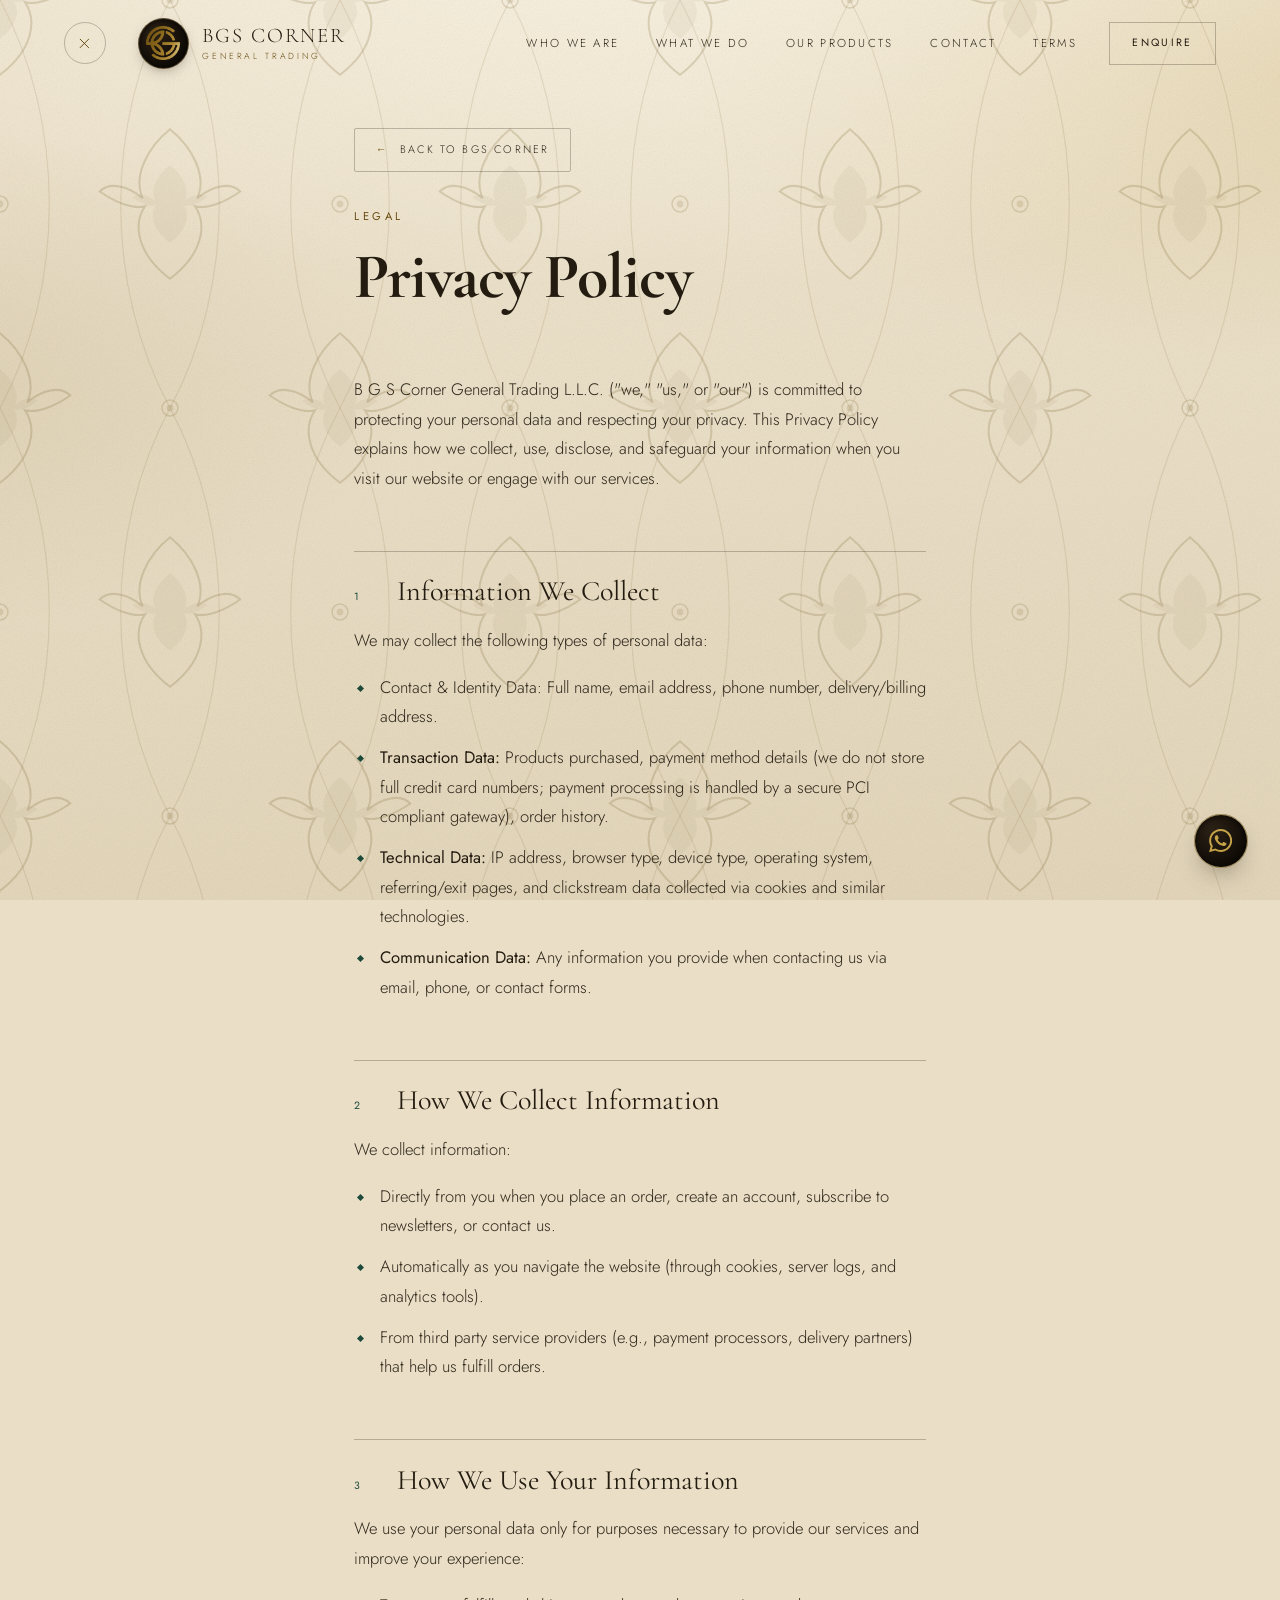
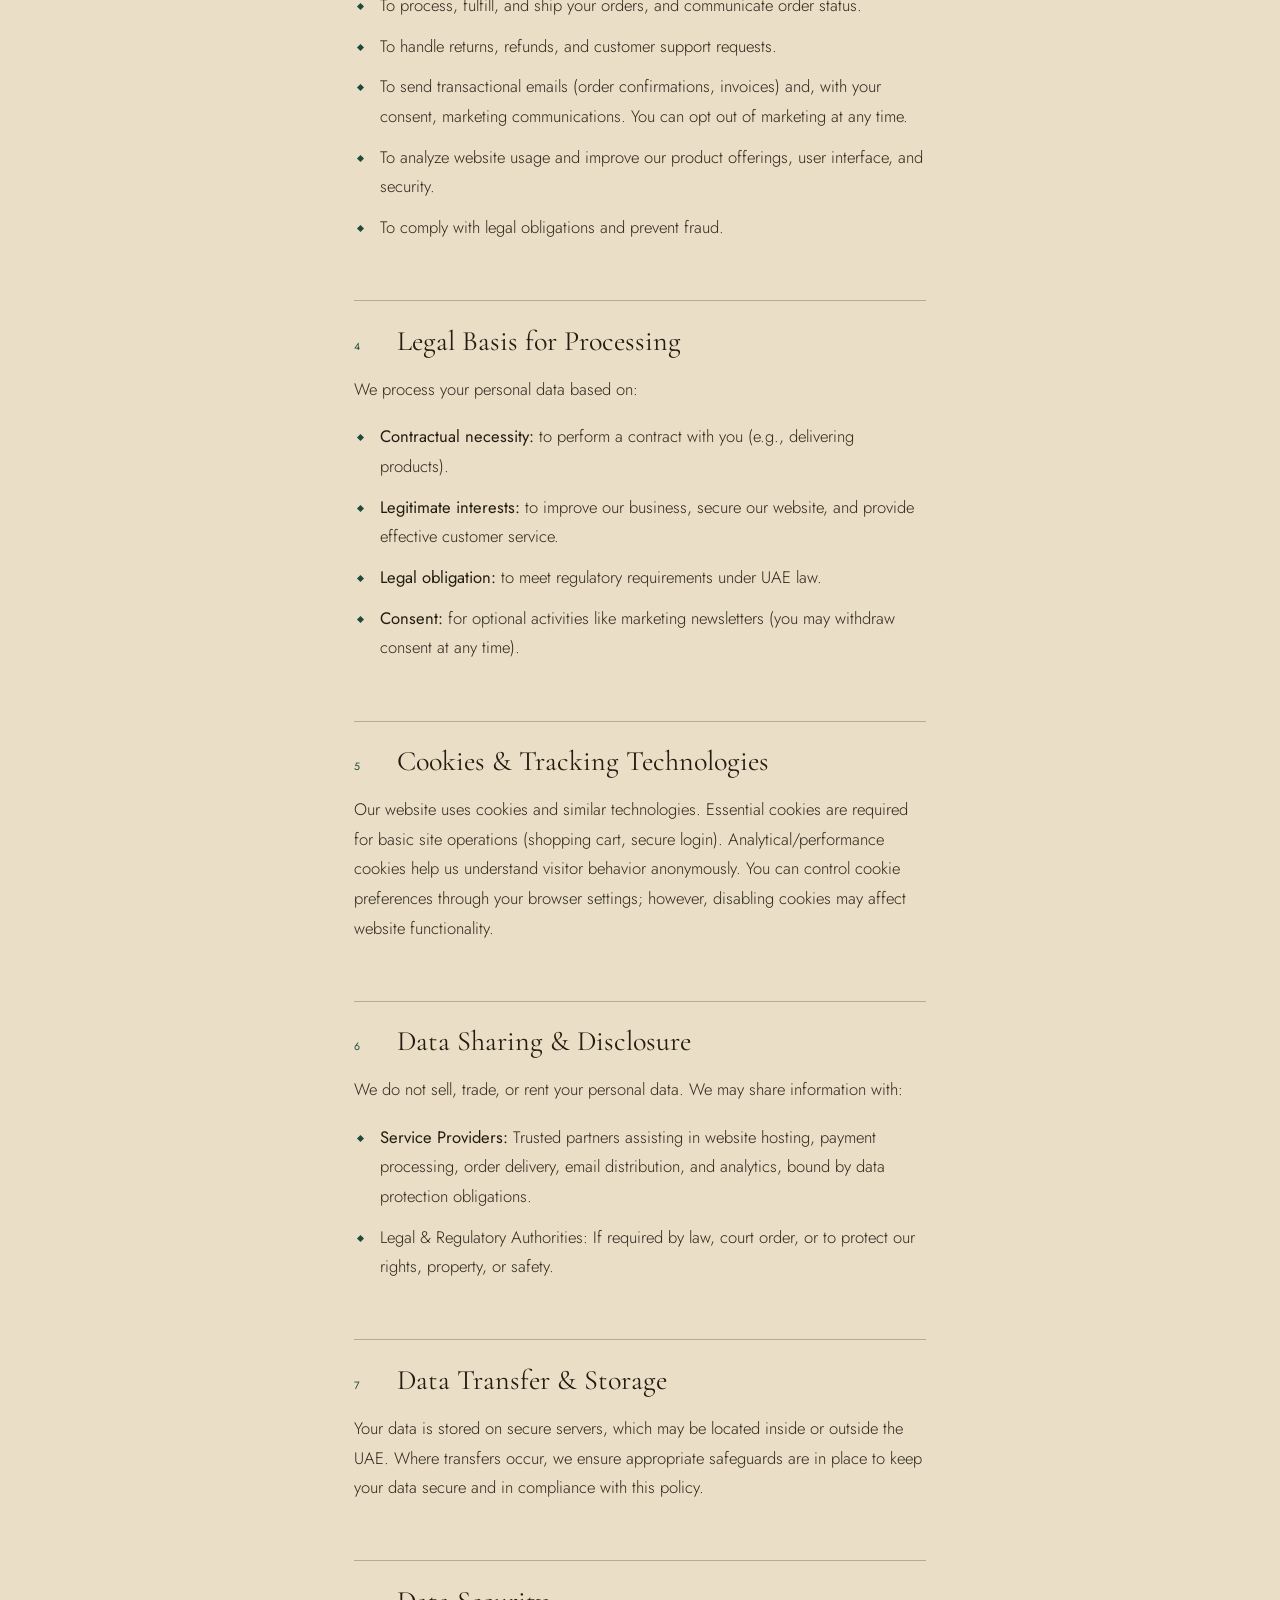
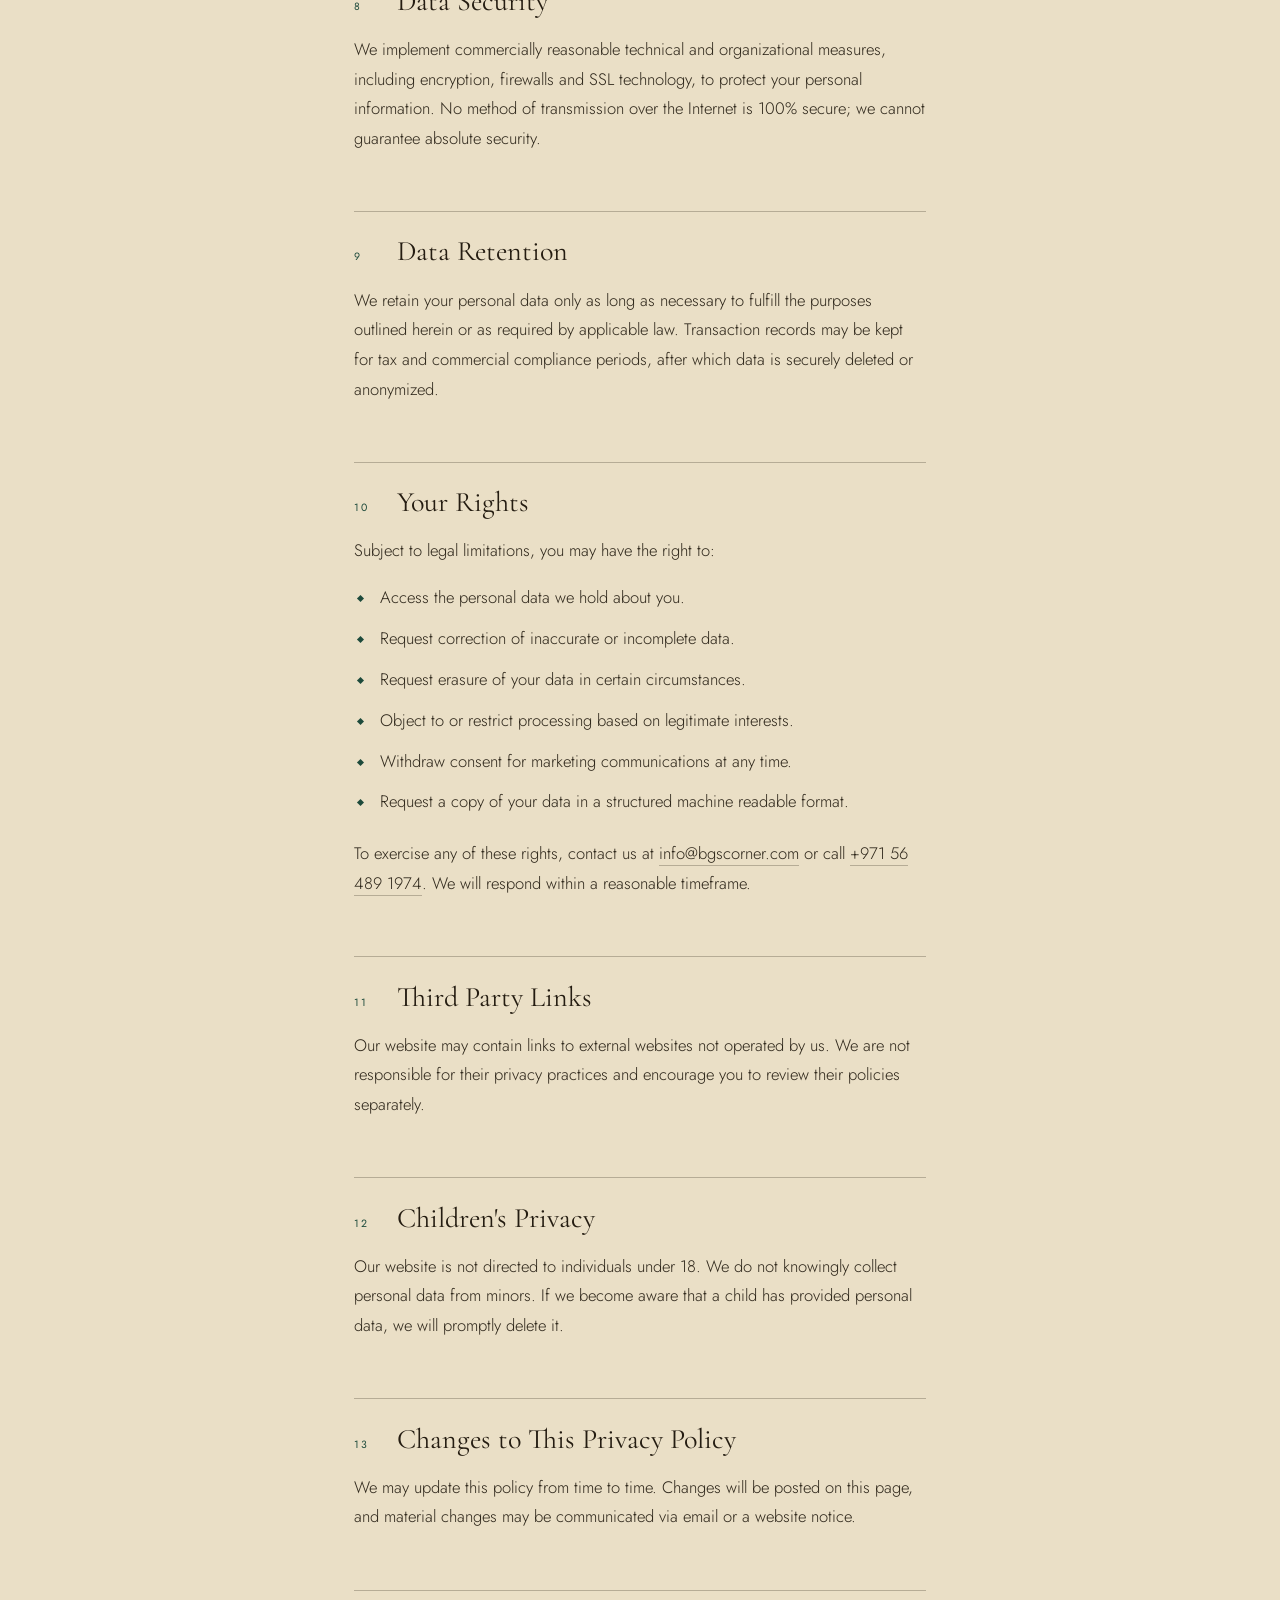
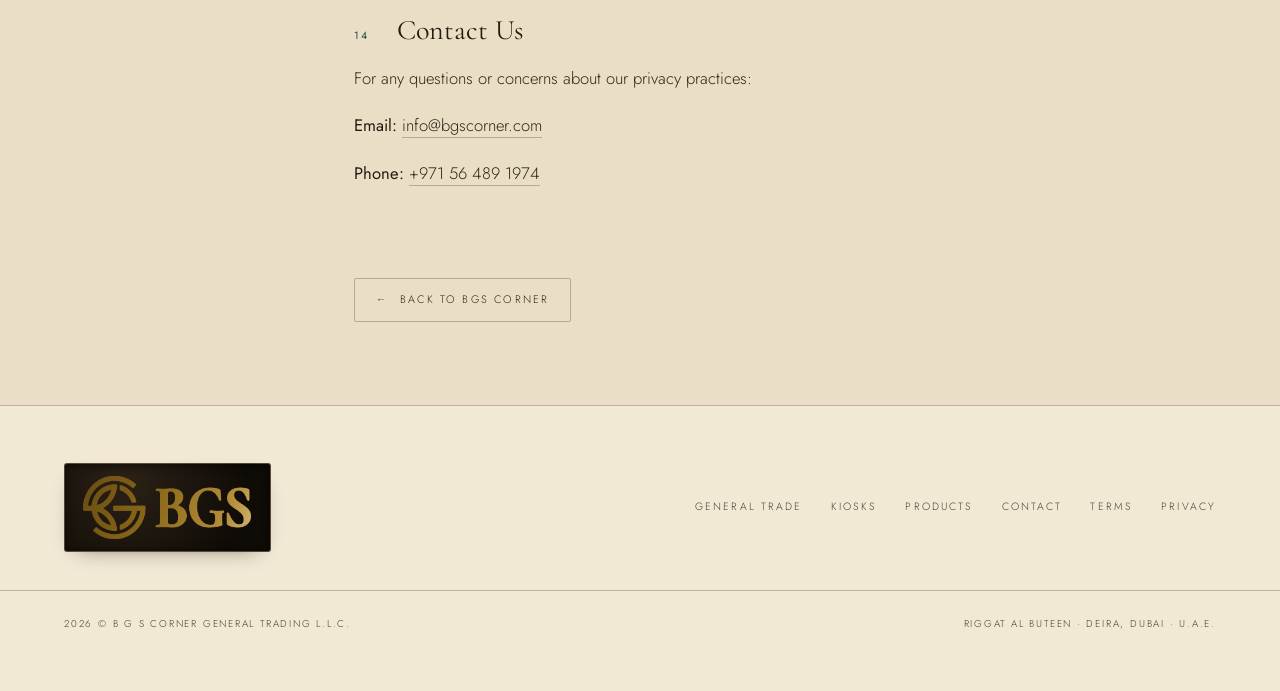
<file: privacy.html>
<!DOCTYPE html>
<html lang="en">
<head>
<meta charset="utf-8">
<meta name="viewport" content="width=device-width, initial-scale=1">
<title>Privacy Policy | BGS Corner</title>
<meta name="description" content="How B G S Corner General Trading L.L.C. collects, uses and safeguards personal data.">
<meta name="theme-color" content="#EADFC6">
<meta name="robots" content="index, follow">
<link rel="icon" href="assets/brand/favicon.png" type="image/png">
<link rel="preconnect" href="https://fonts.googleapis.com">
<link rel="preconnect" href="https://fonts.gstatic.com" crossorigin>
<link href="https://fonts.googleapis.com/css2?family=Cormorant+Garamond:ital,wght@0,400;0,500;0,600;0,700;1,500;1,600;1,700&family=Jost:wght@300;400;500&display=swap" rel="stylesheet">
<link rel="stylesheet" href="assets/css/site.css?v=7cc127dd">
</head>
<body>

<div class="grain" aria-hidden="true"></div>
<div class="cursor" aria-hidden="true"><span class="cursor__ring"></span></div>
<a class="skip" href="#doc">Skip to content</a>

<header class="nav stuck" id="nav">
  <div class="nav__inner">
    <a class="closebtn" href="index.html" aria-label="Close and return to the main page">
      <svg viewBox="0 0 24 24" aria-hidden="true" focusable="false">
        <path d="M6 6 L18 18 M18 6 L6 18"/>
      </svg>
    </a>
    <a class="nav__brand" href="index.html" aria-label="BGS Corner — home">
      <span class="markplate" aria-hidden="true"><span class="mark"></span></span>
      <span class="nav__wordmark">
        <span class="nav__name">BGS CORNER</span>
        <span class="nav__sub">General Trading</span>
      </span>
    </a>
    <nav class="nav__links" aria-label="Primary">
      <a href="index.html#who">Who We Are</a>
      <a href="index.html#what">What We Do</a>
      <a href="index.html#products">Our Products</a>
      <a href="index.html#contact">Contact</a>
      <a href="terms.html">Terms</a>
    </nav>
    <a class="btn btn--ghost nav__cta" href="index.html#contact">Enquire</a>
  </div>
  <div class="nav__rule" aria-hidden="true"><span></span></div>
</header>

<main class="legal section" id="doc">
  <div class="wrap legal__inner">
    <a class="legal__back" href="index.html">
      <span aria-hidden="true">&larr;</span> Back to BGS Corner
    </a>
    <p class="eyebrow reveal">Legal</p>
    <h1 class="legal__title reveal" data-delay="1">Privacy Policy</h1>
    <p class="reveal">B G S Corner General Trading L.L.C. (&quot;we,&quot; &quot;us,&quot; or &quot;our&quot;) is committed to protecting your personal data and respecting your privacy. This Privacy Policy explains how we collect, use, disclose, and safeguard your information when you visit our website or engage with our services.</p>
    <h2 class="legal__h reveal"><span>1</span>Information We Collect</h2>
    <p class="reveal">We may collect the following types of personal data:</p>
    <ul class="legal__list reveal">
      <li>Contact &amp; Identity Data: Full name, email address, phone number, delivery/billing address.</li>
      <li><b>Transaction Data:</b> Products purchased, payment method details (we do not store full credit card numbers; payment processing is handled by a secure PCI compliant gateway), order history.</li>
      <li><b>Technical Data:</b> IP address, browser type, device type, operating system, referring/exit pages, and clickstream data collected via cookies and similar technologies.</li>
      <li><b>Communication Data:</b> Any information you provide when contacting us via email, phone, or contact forms.</li>
    </ul>
    <h2 class="legal__h reveal"><span>2</span>How We Collect Information</h2>
    <p class="reveal">We collect information:</p>
    <ul class="legal__list reveal">
      <li>Directly from you when you place an order, create an account, subscribe to newsletters, or contact us.</li>
      <li>Automatically as you navigate the website (through cookies, server logs, and analytics tools).</li>
      <li>From third party service providers (e.g., payment processors, delivery partners) that help us fulfill orders.</li>
    </ul>
    <h2 class="legal__h reveal"><span>3</span>How We Use Your Information</h2>
    <p class="reveal">We use your personal data only for purposes necessary to provide our services and improve your experience:</p>
    <ul class="legal__list reveal">
      <li>To process, fulfill, and ship your orders, and communicate order status.</li>
      <li>To handle returns, refunds, and customer support requests.</li>
      <li>To send transactional emails (order confirmations, invoices) and, with your consent, marketing communications. You can opt out of marketing at any time.</li>
      <li>To analyze website usage and improve our product offerings, user interface, and security.</li>
      <li>To comply with legal obligations and prevent fraud.</li>
    </ul>
    <h2 class="legal__h reveal"><span>4</span>Legal Basis for Processing</h2>
    <p class="reveal">We process your personal data based on:</p>
    <ul class="legal__list reveal">
      <li><b>Contractual necessity:</b> to perform a contract with you (e.g., delivering products).</li>
      <li><b>Legitimate interests:</b> to improve our business, secure our website, and provide effective customer service.</li>
      <li><b>Legal obligation:</b> to meet regulatory requirements under UAE law.</li>
      <li><b>Consent:</b> for optional activities like marketing newsletters (you may withdraw consent at any time).</li>
    </ul>
    <h2 class="legal__h reveal"><span>5</span>Cookies &amp; Tracking Technologies</h2>
    <p class="reveal">Our website uses cookies and similar technologies. Essential cookies are required for basic site operations (shopping cart, secure login). Analytical/performance cookies help us understand visitor behavior anonymously. You can control cookie preferences through your browser settings; however, disabling cookies may affect website functionality.</p>
    <h2 class="legal__h reveal"><span>6</span>Data Sharing &amp; Disclosure</h2>
    <p class="reveal">We do not sell, trade, or rent your personal data. We may share information with:</p>
    <ul class="legal__list reveal">
      <li><b>Service Providers:</b> Trusted partners assisting in website hosting, payment processing, order delivery, email distribution, and analytics, bound by data protection obligations.</li>
      <li>Legal &amp; Regulatory Authorities: If required by law, court order, or to protect our rights, property, or safety.</li>
    </ul>
    <h2 class="legal__h reveal"><span>7</span>Data Transfer &amp; Storage</h2>
    <p class="reveal">Your data is stored on secure servers, which may be located inside or outside the UAE. Where transfers occur, we ensure appropriate safeguards are in place to keep your data secure and in compliance with this policy.</p>
    <h2 class="legal__h reveal"><span>8</span>Data Security</h2>
    <p class="reveal">We implement commercially reasonable technical and organizational measures, including encryption, firewalls and SSL technology, to protect your personal information. No method of transmission over the Internet is 100% secure; we cannot guarantee absolute security.</p>
    <h2 class="legal__h reveal"><span>9</span>Data Retention</h2>
    <p class="reveal">We retain your personal data only as long as necessary to fulfill the purposes outlined herein or as required by applicable law. Transaction records may be kept for tax and commercial compliance periods, after which data is securely deleted or anonymized.</p>
    <h2 class="legal__h reveal"><span>10</span>Your Rights</h2>
    <p class="reveal">Subject to legal limitations, you may have the right to:</p>
    <ul class="legal__list reveal">
      <li>Access the personal data we hold about you.</li>
      <li>Request correction of inaccurate or incomplete data.</li>
      <li>Request erasure of your data in certain circumstances.</li>
      <li>Object to or restrict processing based on legitimate interests.</li>
      <li>Withdraw consent for marketing communications at any time.</li>
      <li>Request a copy of your data in a structured machine readable format.</li>
    </ul>
    <p class="reveal">To exercise any of these rights, contact us at <a href="mailto:info@bgscorner.com">info@bgscorner.com</a> or call <a href="tel:+971564891974">+971 56 489 1974</a>. We will respond within a reasonable timeframe.</p>
    <h2 class="legal__h reveal"><span>11</span>Third Party Links</h2>
    <p class="reveal">Our website may contain links to external websites not operated by us. We are not responsible for their privacy practices and encourage you to review their policies separately.</p>
    <h2 class="legal__h reveal"><span>12</span>Children&#x27;s Privacy</h2>
    <p class="reveal">Our website is not directed to individuals under 18. We do not knowingly collect personal data from minors. If we become aware that a child has provided personal data, we will promptly delete it.</p>
    <h2 class="legal__h reveal"><span>13</span>Changes to This Privacy Policy</h2>
    <p class="reveal">We may update this policy from time to time. Changes will be posted on this page, and material changes may be communicated via email or a website notice.</p>
    <h2 class="legal__h reveal"><span>14</span>Contact Us</h2>
    <p class="reveal">For any questions or concerns about our privacy practices:</p>
    <p class="reveal"><b>Email:</b> <a href="mailto:info@bgscorner.com">info@bgscorner.com</a></p>
    <p class="reveal"><b>Phone:</b> <a href="tel:+971564891974">+971 56 489 1974</a></p>
    <a class="legal__back legal__back--end" href="index.html">
      <span aria-hidden="true">&larr;</span> Back to BGS Corner
    </a>
  </div>
</main>

<footer class="foot">
  <div class="wrap foot__top">
    <a class="lockplate" href="index.html" aria-label="BGS Corner"><span class="foot__lockup"></span></a>
    <nav class="foot__links" aria-label="Footer">
      <a href="index.html#trade">General Trade</a><a href="index.html#kiosks">Kiosks</a>
      <a href="index.html#products">Products</a><a href="index.html#contact">Contact</a>
      <a href="terms.html">Terms</a><a href="privacy.html">Privacy</a>
    </nav>
  </div>
  <div class="wrap foot__base">
    <p class="foot__legal"><span id="year">2026</span> &copy; B G S Corner General Trading L.L.C.</p>
    <p class="foot__where">Riggat Al Buteen &middot; Deira, Dubai &middot; U.A.E.</p>
  </div>
</footer>

<!-- floating WhatsApp — opens a chat with the number published on this page -->
<a class="wa" href="https://wa.me/971564891974?text=Hello%20BGS%20Corner%2C%20I%27d%20like%20to%20enquire%20about%20your%20products."
   target="_blank" rel="noopener" aria-label="Chat with BGS Corner on WhatsApp">
  <span class="wa__ring" aria-hidden="true"></span>
  <svg viewBox="0 0 24 24" aria-hidden="true" focusable="false"><path d="M17.472 14.382c-.297-.149-1.758-.867-2.03-.967-.273-.099-.471-.148-.67.15-.197.297-.767.966-.94 1.164-.173.199-.347.223-.644.075-.297-.15-1.255-.463-2.39-1.475-.883-.788-1.48-1.761-1.653-2.059-.173-.297-.018-.458.13-.606.134-.133.298-.347.446-.52.149-.174.198-.298.298-.497.099-.198.05-.371-.025-.52-.075-.149-.669-1.612-.916-2.207-.242-.579-.487-.5-.669-.51a12.8 12.8 0 0 0-.57-.01c-.198 0-.52.074-.792.372-.272.297-1.04 1.016-1.04 2.479 0 1.462 1.065 2.875 1.213 3.074.149.198 2.096 3.2 5.077 4.487.709.306 1.262.489 1.694.625.712.227 1.36.195 1.871.118.571-.085 1.758-.719 2.006-1.413.248-.694.248-1.289.173-1.413-.074-.124-.272-.198-.57-.347M12.051 21.785h-.004a9.87 9.87 0 0 1-5.031-1.378l-.361-.214-3.741.982.998-3.648-.235-.374a9.86 9.86 0 0 1-1.51-5.26c.001-5.45 4.436-9.884 9.888-9.884 2.64 0 5.122 1.03 6.988 2.898a9.825 9.825 0 0 1 2.893 6.994c-.003 5.45-4.437 9.884-9.885 9.884M20.464 3.488A11.815 11.815 0 0 0 12.05 0C5.495 0 .16 5.335.157 11.892c0 2.096.547 4.142 1.588 5.945L.057 24l6.305-1.654a11.882 11.882 0 0 0 5.683 1.448h.005c6.554 0 11.89-5.335 11.893-11.893a11.821 11.821 0 0 0-3.479-8.413"/></svg>
  <span class="wa__label">WhatsApp</span>
</a>

<script src="assets/js/graphics.js?v=ef9fedd5" defer></script>
<script src="assets/js/site.js?v=fc0c145e" defer></script>
</body>
</html>
</file>
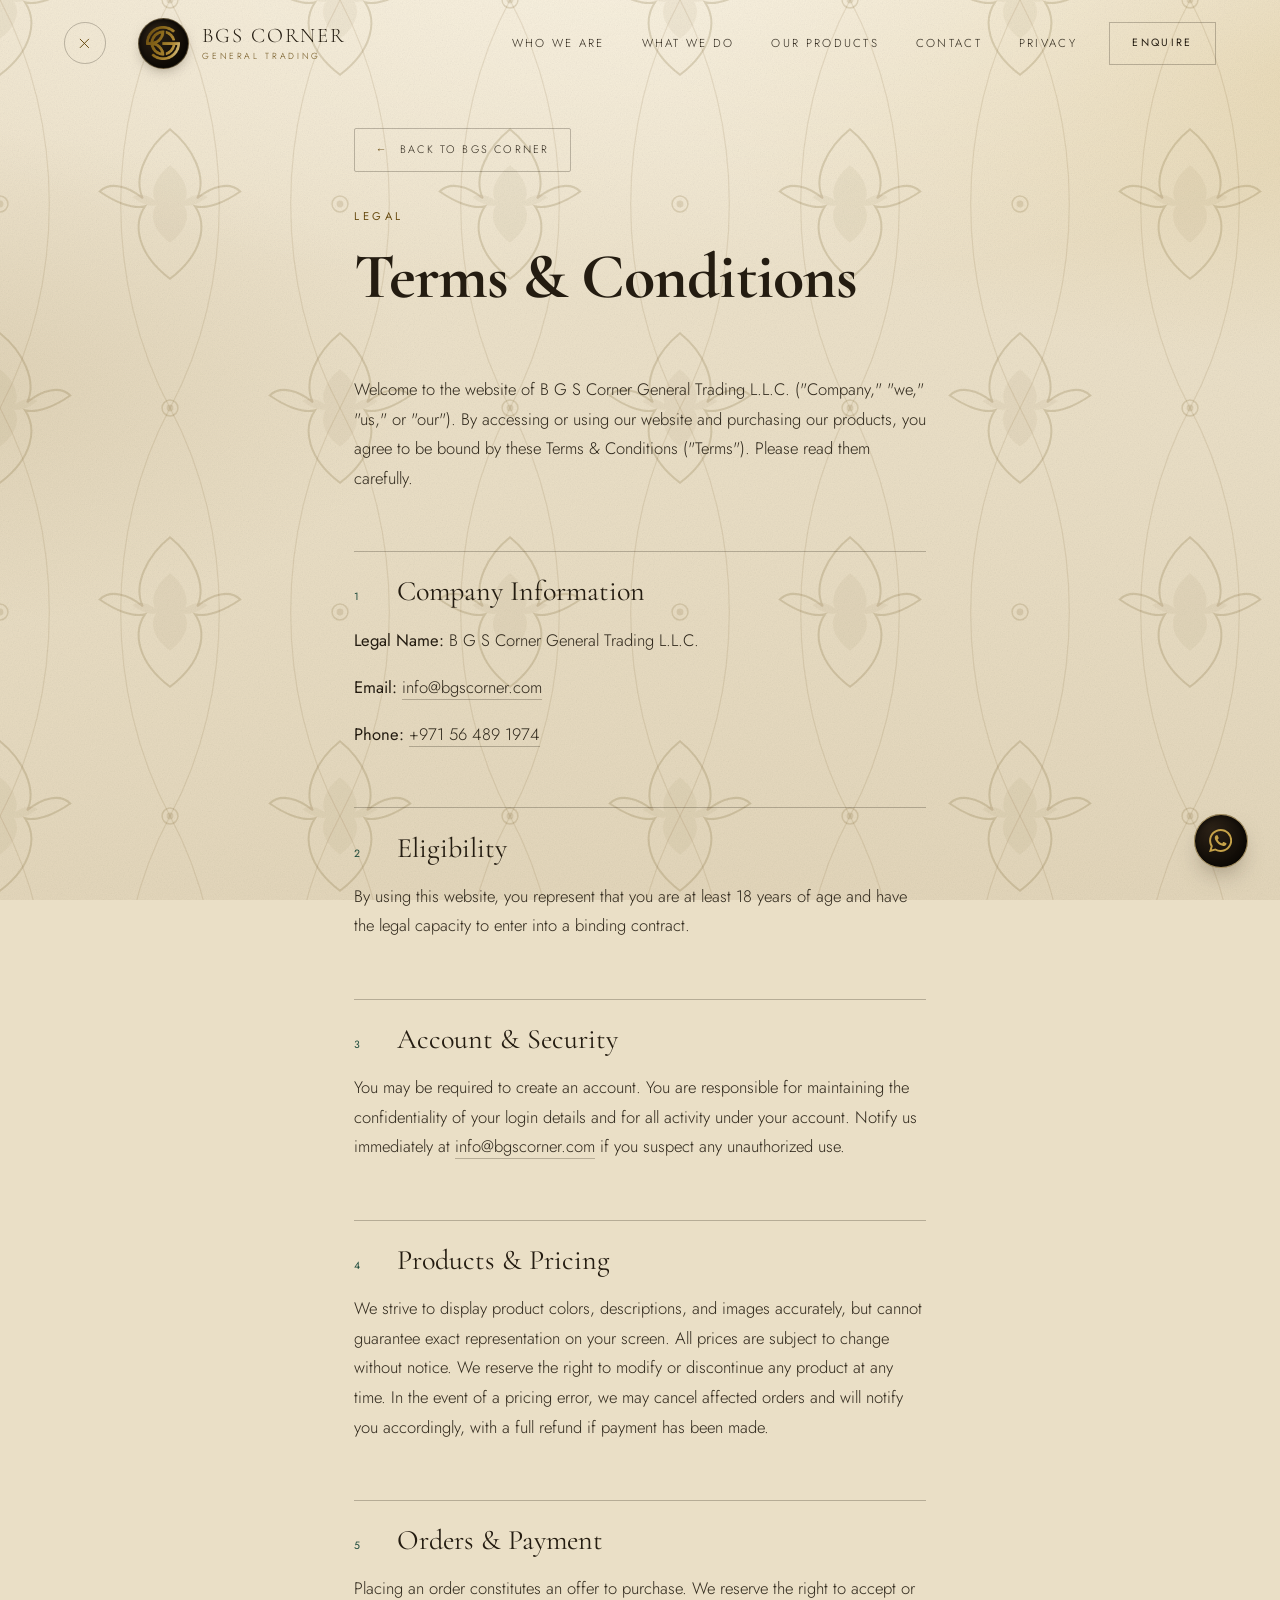
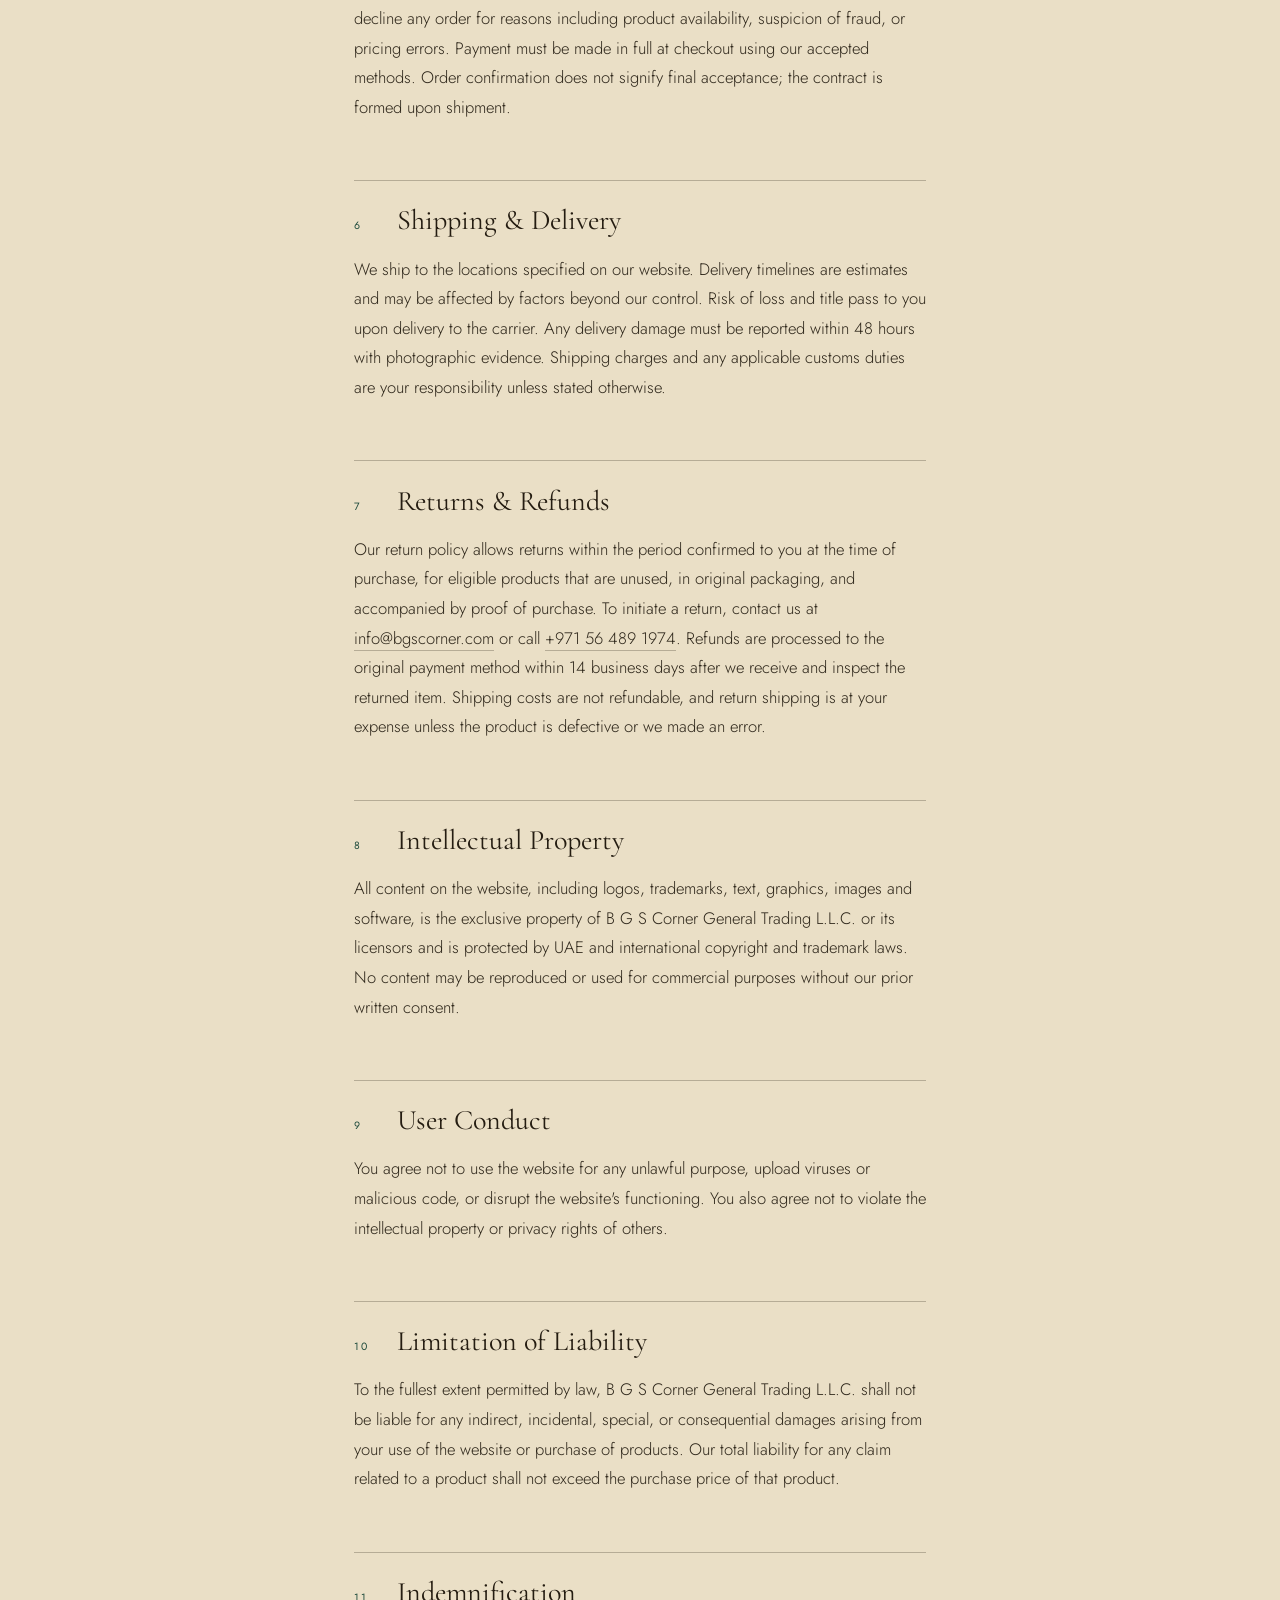
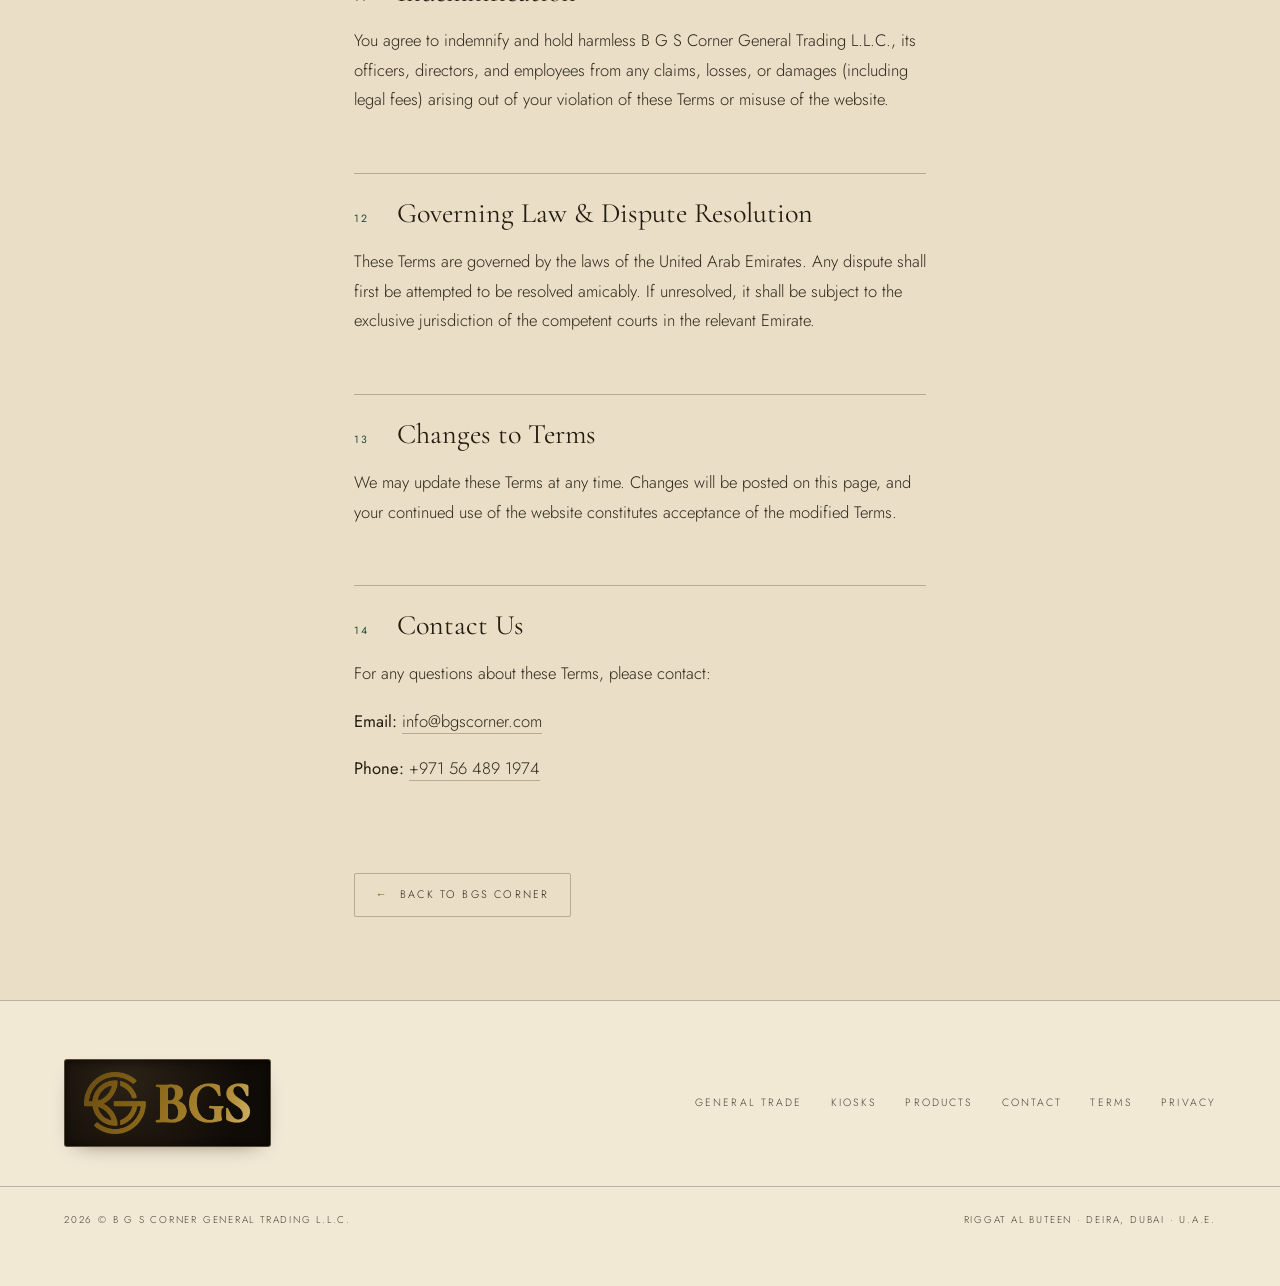
<file: terms.html>
<!DOCTYPE html>
<html lang="en">
<head>
<meta charset="utf-8">
<meta name="viewport" content="width=device-width, initial-scale=1">
<title>Terms &amp; Conditions | BGS Corner</title>
<meta name="description" content="Terms and conditions for B G S Corner General Trading L.L.C.">
<meta name="theme-color" content="#EADFC6">
<meta name="robots" content="index, follow">
<link rel="icon" href="assets/brand/favicon.png" type="image/png">
<link rel="preconnect" href="https://fonts.googleapis.com">
<link rel="preconnect" href="https://fonts.gstatic.com" crossorigin>
<link href="https://fonts.googleapis.com/css2?family=Cormorant+Garamond:ital,wght@0,400;0,500;0,600;0,700;1,500;1,600;1,700&family=Jost:wght@300;400;500&display=swap" rel="stylesheet">
<link rel="stylesheet" href="assets/css/site.css?v=7cc127dd">
</head>
<body>

<div class="grain" aria-hidden="true"></div>
<div class="cursor" aria-hidden="true"><span class="cursor__ring"></span></div>
<a class="skip" href="#doc">Skip to content</a>

<header class="nav stuck" id="nav">
  <div class="nav__inner">
    <a class="closebtn" href="index.html" aria-label="Close and return to the main page">
      <svg viewBox="0 0 24 24" aria-hidden="true" focusable="false">
        <path d="M6 6 L18 18 M18 6 L6 18"/>
      </svg>
    </a>
    <a class="nav__brand" href="index.html" aria-label="BGS Corner — home">
      <span class="markplate" aria-hidden="true"><span class="mark"></span></span>
      <span class="nav__wordmark">
        <span class="nav__name">BGS CORNER</span>
        <span class="nav__sub">General Trading</span>
      </span>
    </a>
    <nav class="nav__links" aria-label="Primary">
      <a href="index.html#who">Who We Are</a>
      <a href="index.html#what">What We Do</a>
      <a href="index.html#products">Our Products</a>
      <a href="index.html#contact">Contact</a>
      <a href="privacy.html">Privacy</a>
    </nav>
    <a class="btn btn--ghost nav__cta" href="index.html#contact">Enquire</a>
  </div>
  <div class="nav__rule" aria-hidden="true"><span></span></div>
</header>

<main class="legal section" id="doc">
  <div class="wrap legal__inner">
    <a class="legal__back" href="index.html">
      <span aria-hidden="true">&larr;</span> Back to BGS Corner
    </a>
    <p class="eyebrow reveal">Legal</p>
    <h1 class="legal__title reveal" data-delay="1">Terms &amp; Conditions</h1>
    <p class="reveal">Welcome to the website of B G S Corner General Trading L.L.C. (&quot;Company,&quot; &quot;we,&quot; &quot;us,&quot; or &quot;our&quot;). By accessing or using our website and purchasing our products, you agree to be bound by these Terms &amp; Conditions (&quot;Terms&quot;). Please read them carefully.</p>
    <h2 class="legal__h reveal"><span>1</span>Company Information</h2>
    <p class="reveal"><b>Legal Name:</b> B G S Corner General Trading L.L.C.</p>
    <p class="reveal"><b>Email:</b> <a href="mailto:info@bgscorner.com">info@bgscorner.com</a></p>
    <p class="reveal"><b>Phone:</b> <a href="tel:+971564891974">+971 56 489 1974</a></p>
    <h2 class="legal__h reveal"><span>2</span>Eligibility</h2>
    <p class="reveal">By using this website, you represent that you are at least 18 years of age and have the legal capacity to enter into a binding contract.</p>
    <h2 class="legal__h reveal"><span>3</span>Account &amp; Security</h2>
    <p class="reveal">You may be required to create an account. You are responsible for maintaining the confidentiality of your login details and for all activity under your account. Notify us immediately at <a href="mailto:info@bgscorner.com">info@bgscorner.com</a> if you suspect any unauthorized use.</p>
    <h2 class="legal__h reveal"><span>4</span>Products &amp; Pricing</h2>
    <p class="reveal">We strive to display product colors, descriptions, and images accurately, but cannot guarantee exact representation on your screen. All prices are subject to change without notice. We reserve the right to modify or discontinue any product at any time. In the event of a pricing error, we may cancel affected orders and will notify you accordingly, with a full refund if payment has been made.</p>
    <h2 class="legal__h reveal"><span>5</span>Orders &amp; Payment</h2>
    <p class="reveal">Placing an order constitutes an offer to purchase. We reserve the right to accept or decline any order for reasons including product availability, suspicion of fraud, or pricing errors. Payment must be made in full at checkout using our accepted methods. Order confirmation does not signify final acceptance; the contract is formed upon shipment.</p>
    <h2 class="legal__h reveal"><span>6</span>Shipping &amp; Delivery</h2>
    <p class="reveal">We ship to the locations specified on our website. Delivery timelines are estimates and may be affected by factors beyond our control. Risk of loss and title pass to you upon delivery to the carrier. Any delivery damage must be reported within 48 hours with photographic evidence. Shipping charges and any applicable customs duties are your responsibility unless stated otherwise.</p>
    <h2 class="legal__h reveal"><span>7</span>Returns &amp; Refunds</h2>
    <p class="reveal">Our return policy allows returns within the period confirmed to you at the time of purchase, for eligible products that are unused, in original packaging, and accompanied by proof of purchase. To initiate a return, contact us at <a href="mailto:info@bgscorner.com">info@bgscorner.com</a> or call <a href="tel:+971564891974">+971 56 489 1974</a>. Refunds are processed to the original payment method within 14 business days after we receive and inspect the returned item. Shipping costs are not refundable, and return shipping is at your expense unless the product is defective or we made an error.</p>
    <h2 class="legal__h reveal"><span>8</span>Intellectual Property</h2>
    <p class="reveal">All content on the website, including logos, trademarks, text, graphics, images and software, is the exclusive property of B G S Corner General Trading L.L.C. or its licensors and is protected by UAE and international copyright and trademark laws. No content may be reproduced or used for commercial purposes without our prior written consent.</p>
    <h2 class="legal__h reveal"><span>9</span>User Conduct</h2>
    <p class="reveal">You agree not to use the website for any unlawful purpose, upload viruses or malicious code, or disrupt the website&#x27;s functioning. You also agree not to violate the intellectual property or privacy rights of others.</p>
    <h2 class="legal__h reveal"><span>10</span>Limitation of Liability</h2>
    <p class="reveal">To the fullest extent permitted by law, B G S Corner General Trading L.L.C. shall not be liable for any indirect, incidental, special, or consequential damages arising from your use of the website or purchase of products. Our total liability for any claim related to a product shall not exceed the purchase price of that product.</p>
    <h2 class="legal__h reveal"><span>11</span>Indemnification</h2>
    <p class="reveal">You agree to indemnify and hold harmless B G S Corner General Trading L.L.C., its officers, directors, and employees from any claims, losses, or damages (including legal fees) arising out of your violation of these Terms or misuse of the website.</p>
    <h2 class="legal__h reveal"><span>12</span>Governing Law &amp; Dispute Resolution</h2>
    <p class="reveal">These Terms are governed by the laws of the United Arab Emirates. Any dispute shall first be attempted to be resolved amicably. If unresolved, it shall be subject to the exclusive jurisdiction of the competent courts in the relevant Emirate.</p>
    <h2 class="legal__h reveal"><span>13</span>Changes to Terms</h2>
    <p class="reveal">We may update these Terms at any time. Changes will be posted on this page, and your continued use of the website constitutes acceptance of the modified Terms.</p>
    <h2 class="legal__h reveal"><span>14</span>Contact Us</h2>
    <p class="reveal">For any questions about these Terms, please contact:</p>
    <p class="reveal"><b>Email:</b> <a href="mailto:info@bgscorner.com">info@bgscorner.com</a></p>
    <p class="reveal"><b>Phone:</b> <a href="tel:+971564891974">+971 56 489 1974</a></p>
    <a class="legal__back legal__back--end" href="index.html">
      <span aria-hidden="true">&larr;</span> Back to BGS Corner
    </a>
  </div>
</main>

<footer class="foot">
  <div class="wrap foot__top">
    <a class="lockplate" href="index.html" aria-label="BGS Corner"><span class="foot__lockup"></span></a>
    <nav class="foot__links" aria-label="Footer">
      <a href="index.html#trade">General Trade</a><a href="index.html#kiosks">Kiosks</a>
      <a href="index.html#products">Products</a><a href="index.html#contact">Contact</a>
      <a href="terms.html">Terms</a><a href="privacy.html">Privacy</a>
    </nav>
  </div>
  <div class="wrap foot__base">
    <p class="foot__legal"><span id="year">2026</span> &copy; B G S Corner General Trading L.L.C.</p>
    <p class="foot__where">Riggat Al Buteen &middot; Deira, Dubai &middot; U.A.E.</p>
  </div>
</footer>

<!-- floating WhatsApp — opens a chat with the number published on this page -->
<a class="wa" href="https://wa.me/971564891974?text=Hello%20BGS%20Corner%2C%20I%27d%20like%20to%20enquire%20about%20your%20products."
   target="_blank" rel="noopener" aria-label="Chat with BGS Corner on WhatsApp">
  <span class="wa__ring" aria-hidden="true"></span>
  <svg viewBox="0 0 24 24" aria-hidden="true" focusable="false"><path d="M17.472 14.382c-.297-.149-1.758-.867-2.03-.967-.273-.099-.471-.148-.67.15-.197.297-.767.966-.94 1.164-.173.199-.347.223-.644.075-.297-.15-1.255-.463-2.39-1.475-.883-.788-1.48-1.761-1.653-2.059-.173-.297-.018-.458.13-.606.134-.133.298-.347.446-.52.149-.174.198-.298.298-.497.099-.198.05-.371-.025-.52-.075-.149-.669-1.612-.916-2.207-.242-.579-.487-.5-.669-.51a12.8 12.8 0 0 0-.57-.01c-.198 0-.52.074-.792.372-.272.297-1.04 1.016-1.04 2.479 0 1.462 1.065 2.875 1.213 3.074.149.198 2.096 3.2 5.077 4.487.709.306 1.262.489 1.694.625.712.227 1.36.195 1.871.118.571-.085 1.758-.719 2.006-1.413.248-.694.248-1.289.173-1.413-.074-.124-.272-.198-.57-.347M12.051 21.785h-.004a9.87 9.87 0 0 1-5.031-1.378l-.361-.214-3.741.982.998-3.648-.235-.374a9.86 9.86 0 0 1-1.51-5.26c.001-5.45 4.436-9.884 9.888-9.884 2.64 0 5.122 1.03 6.988 2.898a9.825 9.825 0 0 1 2.893 6.994c-.003 5.45-4.437 9.884-9.885 9.884M20.464 3.488A11.815 11.815 0 0 0 12.05 0C5.495 0 .16 5.335.157 11.892c0 2.096.547 4.142 1.588 5.945L.057 24l6.305-1.654a11.882 11.882 0 0 0 5.683 1.448h.005c6.554 0 11.89-5.335 11.893-11.893a11.821 11.821 0 0 0-3.479-8.413"/></svg>
  <span class="wa__label">WhatsApp</span>
</a>

<script src="assets/js/graphics.js?v=ef9fedd5" defer></script>
<script src="assets/js/site.js?v=fc0c145e" defer></script>
</body>
</html>
</file>
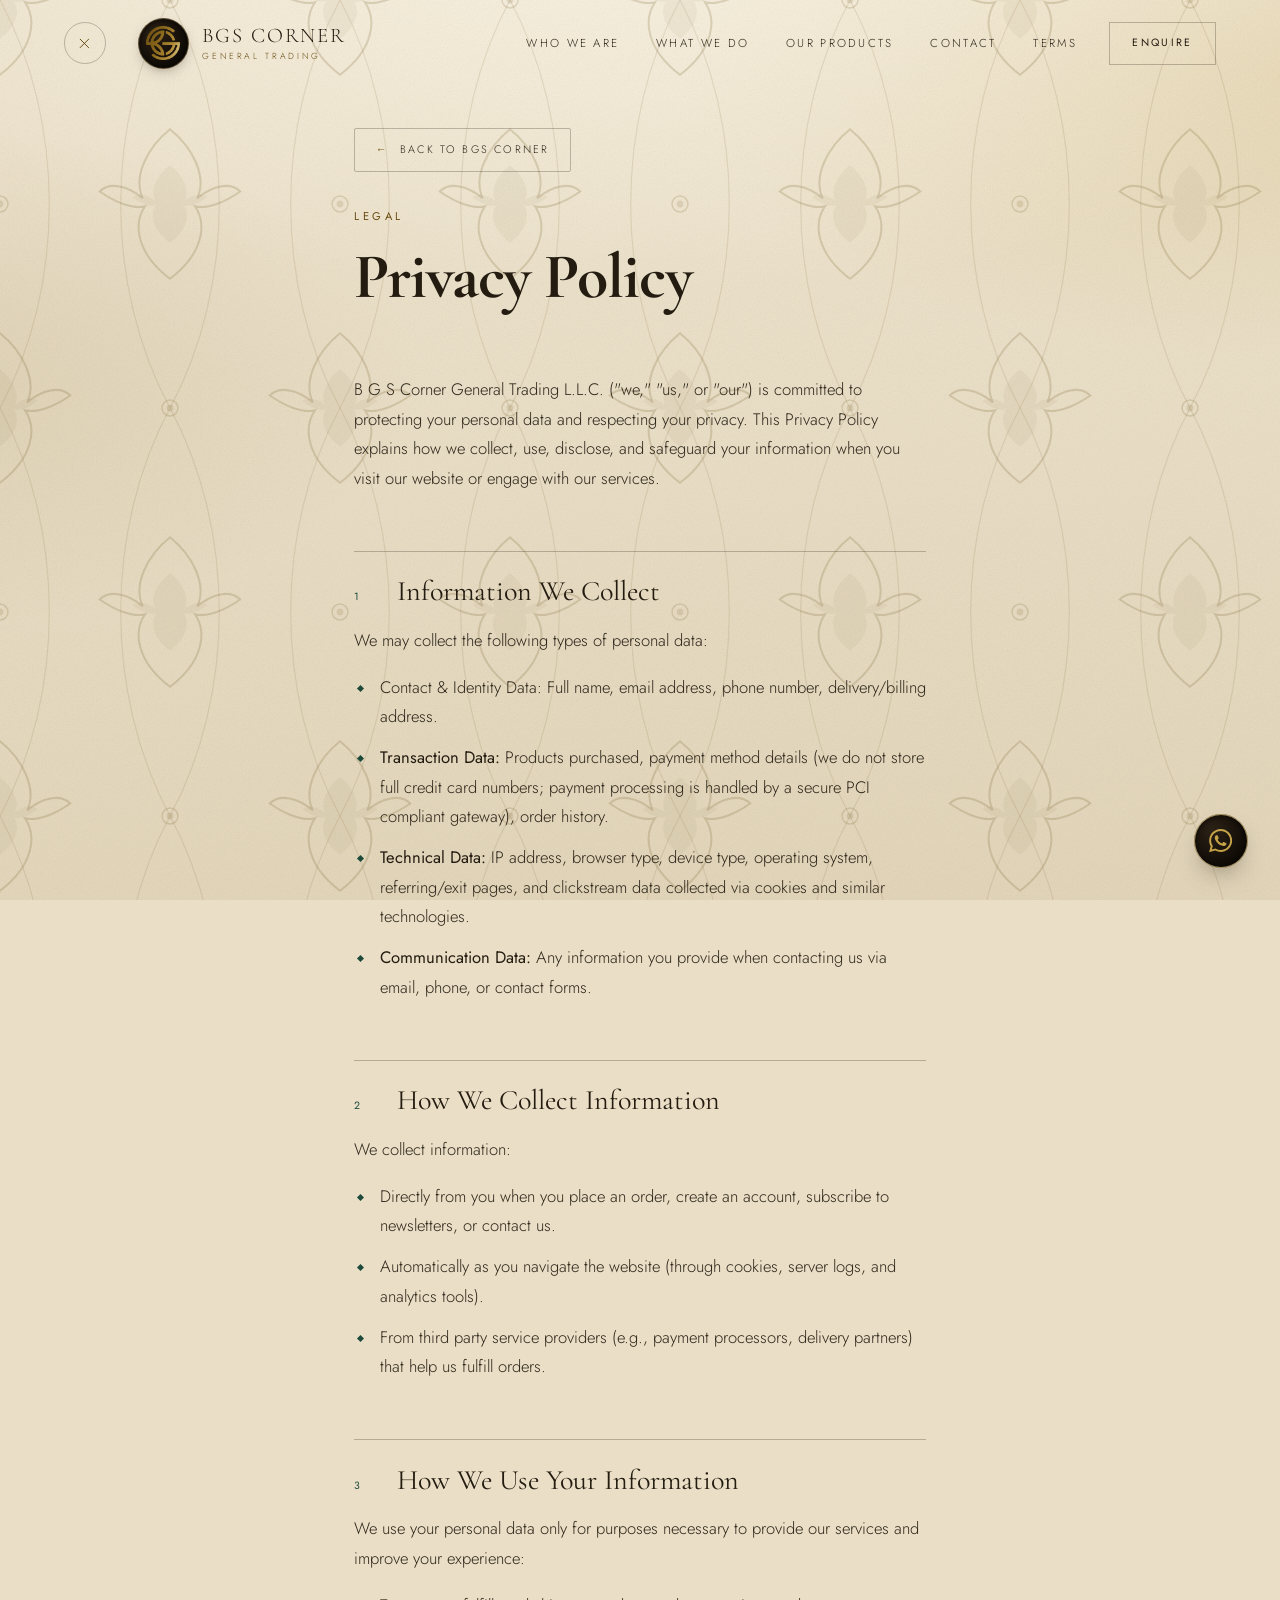
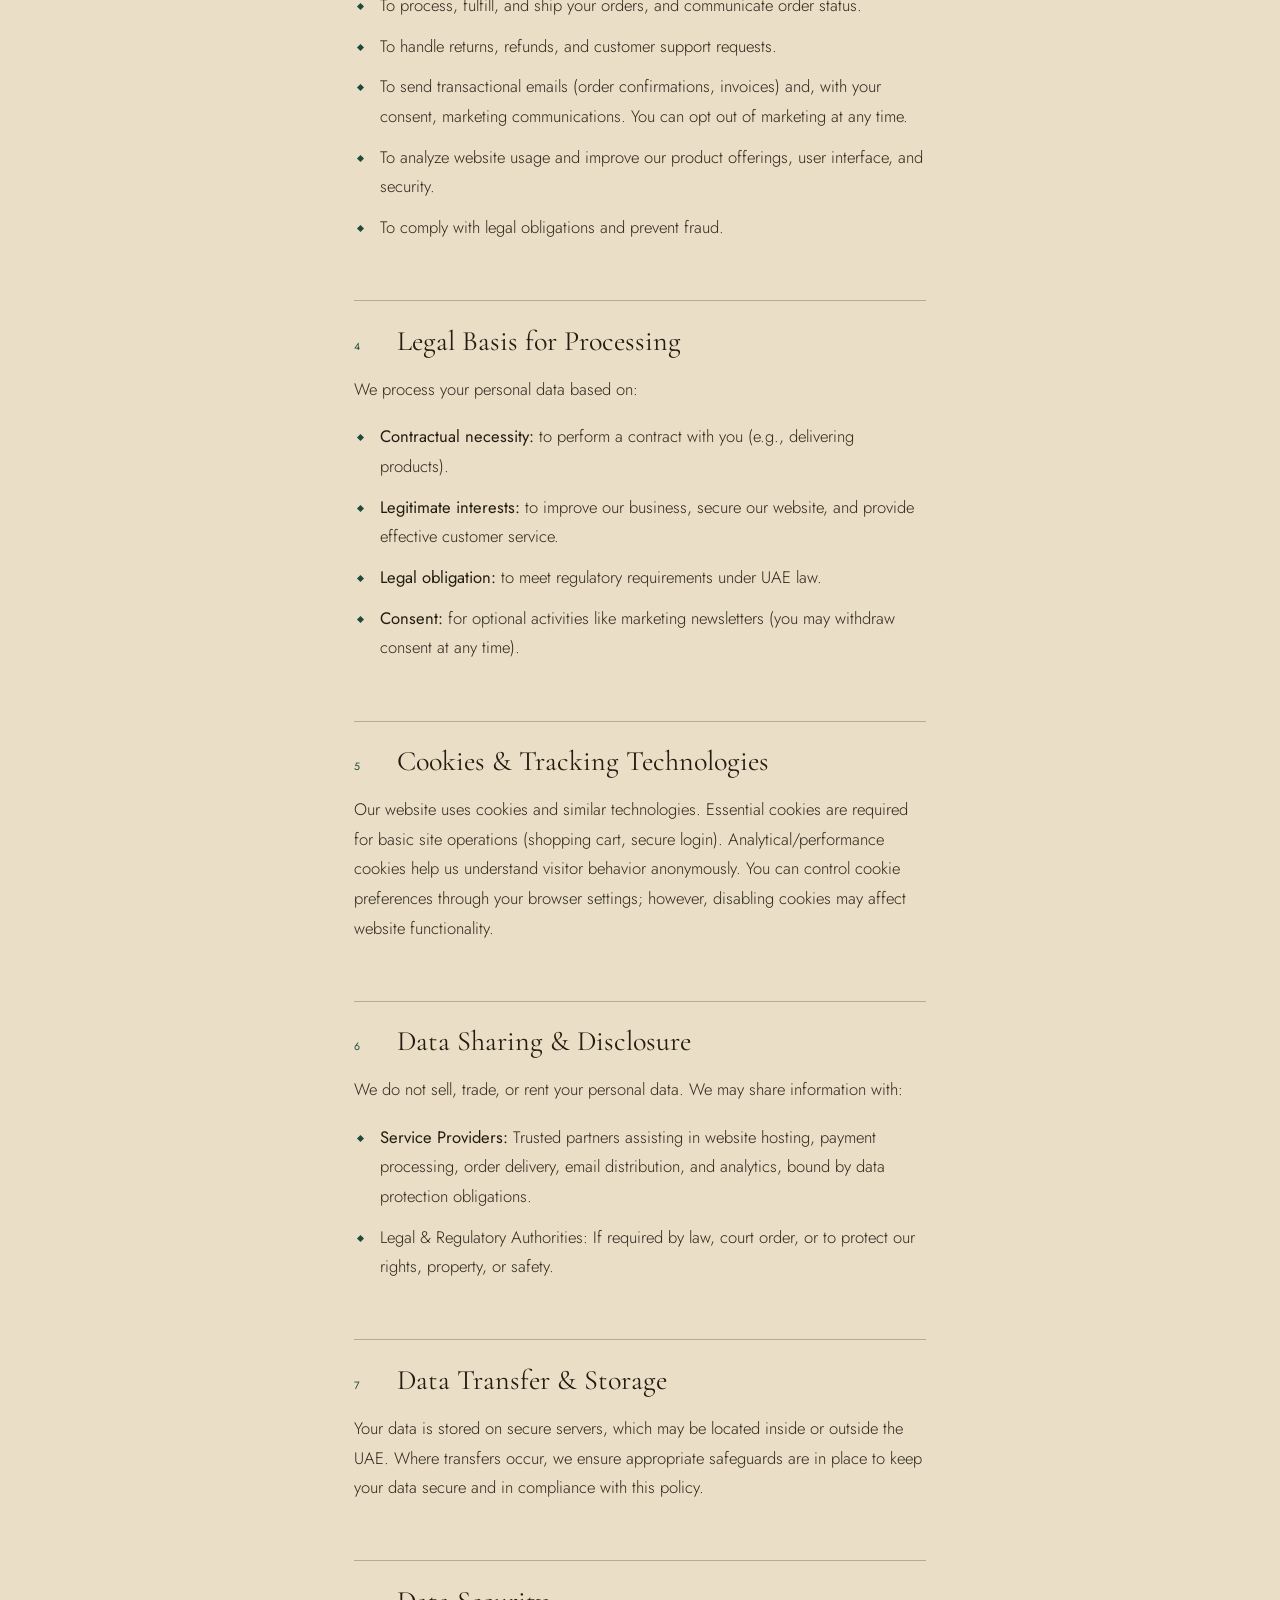
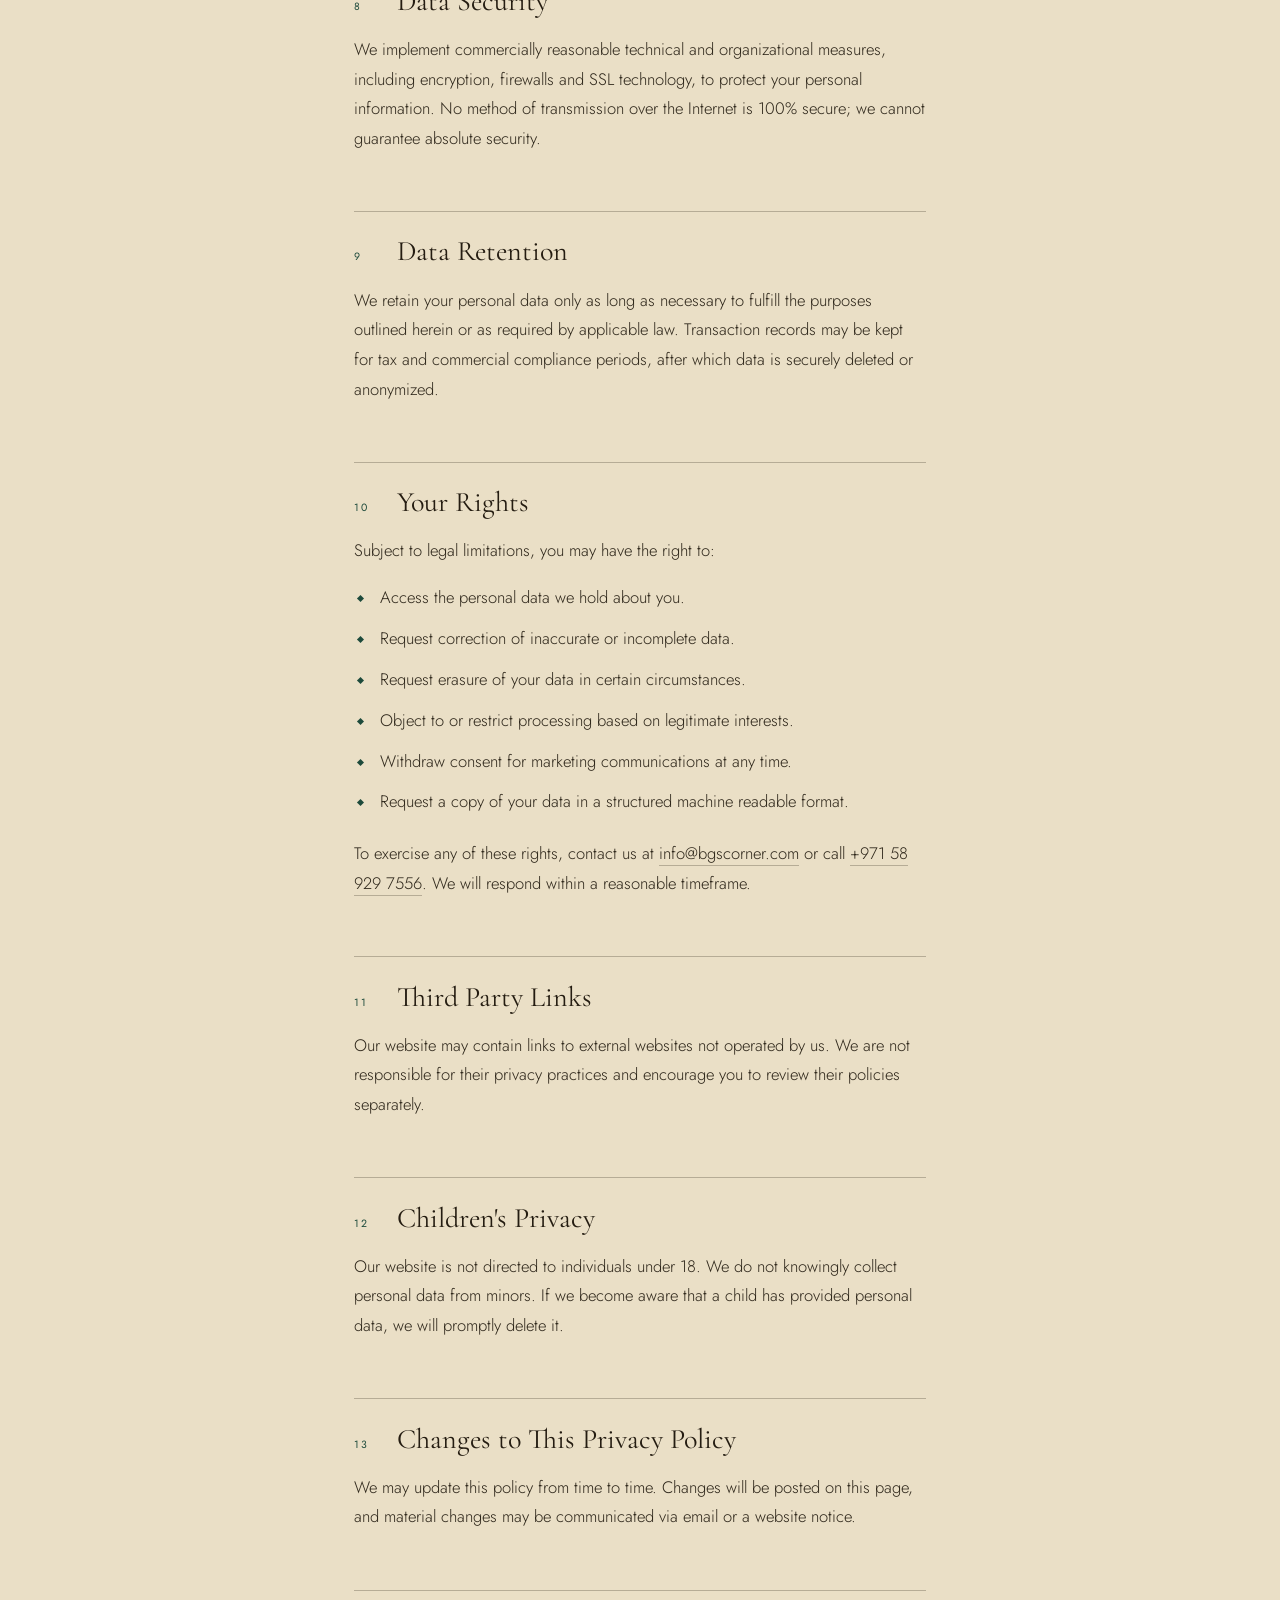
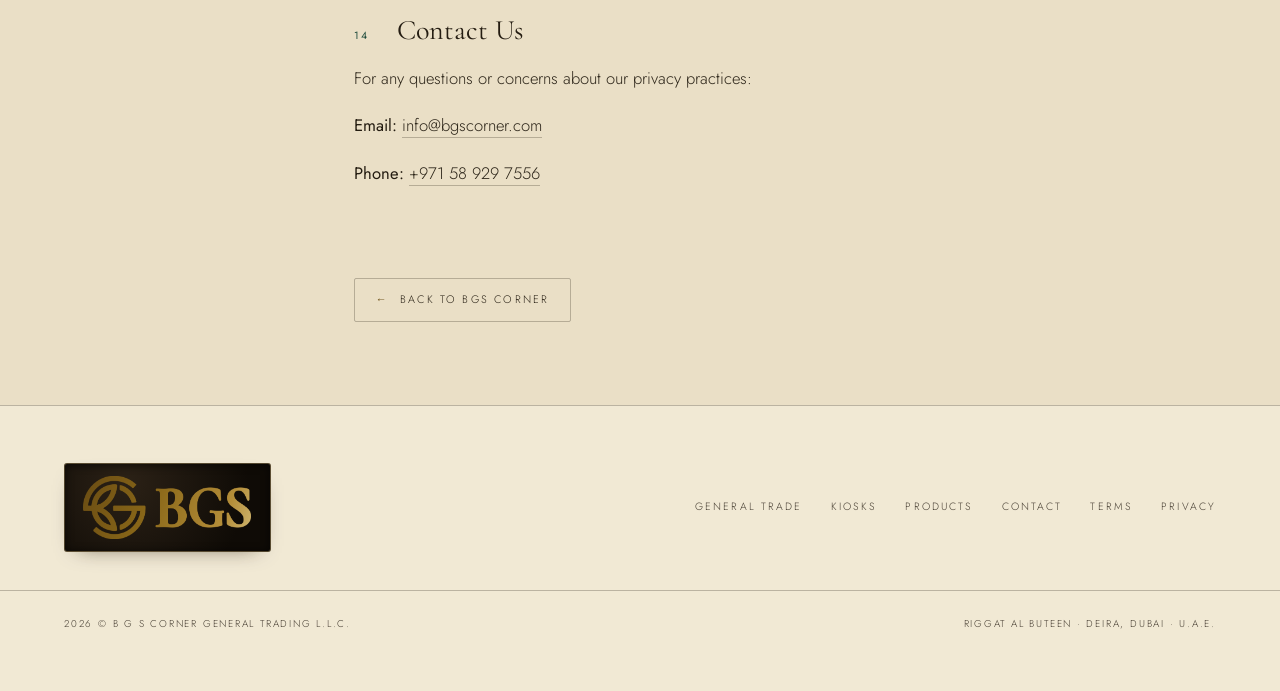
<file: archive/privacy.html>
<!DOCTYPE html>
<html lang="en">
<head>
<meta charset="utf-8">
<meta name="viewport" content="width=device-width, initial-scale=1">
<title>Privacy Policy | BGS Corner</title>
<meta name="description" content="How B G S Corner General Trading L.L.C. collects, uses and safeguards personal data.">
<meta name="theme-color" content="#EADFC6">
<meta name="robots" content="index, follow">
<link rel="icon" href="assets/brand/favicon.png" type="image/png">
<link rel="preconnect" href="https://fonts.googleapis.com">
<link rel="preconnect" href="https://fonts.gstatic.com" crossorigin>
<link href="https://fonts.googleapis.com/css2?family=Cormorant+Garamond:ital,wght@0,400;0,500;0,600;0,700;1,500;1,600;1,700&family=Jost:wght@300;400;500&display=swap" rel="stylesheet">
<link rel="stylesheet" href="assets/css/site.css?v=7cc127dd">
</head>
<body>

<div class="grain" aria-hidden="true"></div>
<div class="cursor" aria-hidden="true"><span class="cursor__ring"></span></div>
<a class="skip" href="#doc">Skip to content</a>

<header class="nav stuck" id="nav">
  <div class="nav__inner">
    <a class="closebtn" href="index.html" aria-label="Close and return to the main page">
      <svg viewBox="0 0 24 24" aria-hidden="true" focusable="false">
        <path d="M6 6 L18 18 M18 6 L6 18"/>
      </svg>
    </a>
    <a class="nav__brand" href="index.html" aria-label="BGS Corner — home">
      <span class="markplate" aria-hidden="true"><span class="mark"></span></span>
      <span class="nav__wordmark">
        <span class="nav__name">BGS CORNER</span>
        <span class="nav__sub">General Trading</span>
      </span>
    </a>
    <nav class="nav__links" aria-label="Primary">
      <a href="index.html#who">Who We Are</a>
      <a href="index.html#what">What We Do</a>
      <a href="index.html#products">Our Products</a>
      <a href="index.html#contact">Contact</a>
      <a href="terms.html">Terms</a>
    </nav>
    <a class="btn btn--ghost nav__cta" href="index.html#contact">Enquire</a>
  </div>
  <div class="nav__rule" aria-hidden="true"><span></span></div>
</header>

<main class="legal section" id="doc">
  <div class="wrap legal__inner">
    <a class="legal__back" href="index.html">
      <span aria-hidden="true">&larr;</span> Back to BGS Corner
    </a>
    <p class="eyebrow reveal">Legal</p>
    <h1 class="legal__title reveal" data-delay="1">Privacy Policy</h1>
    <p class="reveal">B G S Corner General Trading L.L.C. (&quot;we,&quot; &quot;us,&quot; or &quot;our&quot;) is committed to protecting your personal data and respecting your privacy. This Privacy Policy explains how we collect, use, disclose, and safeguard your information when you visit our website or engage with our services.</p>
    <h2 class="legal__h reveal"><span>1</span>Information We Collect</h2>
    <p class="reveal">We may collect the following types of personal data:</p>
    <ul class="legal__list reveal">
      <li>Contact &amp; Identity Data: Full name, email address, phone number, delivery/billing address.</li>
      <li><b>Transaction Data:</b> Products purchased, payment method details (we do not store full credit card numbers; payment processing is handled by a secure PCI compliant gateway), order history.</li>
      <li><b>Technical Data:</b> IP address, browser type, device type, operating system, referring/exit pages, and clickstream data collected via cookies and similar technologies.</li>
      <li><b>Communication Data:</b> Any information you provide when contacting us via email, phone, or contact forms.</li>
    </ul>
    <h2 class="legal__h reveal"><span>2</span>How We Collect Information</h2>
    <p class="reveal">We collect information:</p>
    <ul class="legal__list reveal">
      <li>Directly from you when you place an order, create an account, subscribe to newsletters, or contact us.</li>
      <li>Automatically as you navigate the website (through cookies, server logs, and analytics tools).</li>
      <li>From third party service providers (e.g., payment processors, delivery partners) that help us fulfill orders.</li>
    </ul>
    <h2 class="legal__h reveal"><span>3</span>How We Use Your Information</h2>
    <p class="reveal">We use your personal data only for purposes necessary to provide our services and improve your experience:</p>
    <ul class="legal__list reveal">
      <li>To process, fulfill, and ship your orders, and communicate order status.</li>
      <li>To handle returns, refunds, and customer support requests.</li>
      <li>To send transactional emails (order confirmations, invoices) and, with your consent, marketing communications. You can opt out of marketing at any time.</li>
      <li>To analyze website usage and improve our product offerings, user interface, and security.</li>
      <li>To comply with legal obligations and prevent fraud.</li>
    </ul>
    <h2 class="legal__h reveal"><span>4</span>Legal Basis for Processing</h2>
    <p class="reveal">We process your personal data based on:</p>
    <ul class="legal__list reveal">
      <li><b>Contractual necessity:</b> to perform a contract with you (e.g., delivering products).</li>
      <li><b>Legitimate interests:</b> to improve our business, secure our website, and provide effective customer service.</li>
      <li><b>Legal obligation:</b> to meet regulatory requirements under UAE law.</li>
      <li><b>Consent:</b> for optional activities like marketing newsletters (you may withdraw consent at any time).</li>
    </ul>
    <h2 class="legal__h reveal"><span>5</span>Cookies &amp; Tracking Technologies</h2>
    <p class="reveal">Our website uses cookies and similar technologies. Essential cookies are required for basic site operations (shopping cart, secure login). Analytical/performance cookies help us understand visitor behavior anonymously. You can control cookie preferences through your browser settings; however, disabling cookies may affect website functionality.</p>
    <h2 class="legal__h reveal"><span>6</span>Data Sharing &amp; Disclosure</h2>
    <p class="reveal">We do not sell, trade, or rent your personal data. We may share information with:</p>
    <ul class="legal__list reveal">
      <li><b>Service Providers:</b> Trusted partners assisting in website hosting, payment processing, order delivery, email distribution, and analytics, bound by data protection obligations.</li>
      <li>Legal &amp; Regulatory Authorities: If required by law, court order, or to protect our rights, property, or safety.</li>
    </ul>
    <h2 class="legal__h reveal"><span>7</span>Data Transfer &amp; Storage</h2>
    <p class="reveal">Your data is stored on secure servers, which may be located inside or outside the UAE. Where transfers occur, we ensure appropriate safeguards are in place to keep your data secure and in compliance with this policy.</p>
    <h2 class="legal__h reveal"><span>8</span>Data Security</h2>
    <p class="reveal">We implement commercially reasonable technical and organizational measures, including encryption, firewalls and SSL technology, to protect your personal information. No method of transmission over the Internet is 100% secure; we cannot guarantee absolute security.</p>
    <h2 class="legal__h reveal"><span>9</span>Data Retention</h2>
    <p class="reveal">We retain your personal data only as long as necessary to fulfill the purposes outlined herein or as required by applicable law. Transaction records may be kept for tax and commercial compliance periods, after which data is securely deleted or anonymized.</p>
    <h2 class="legal__h reveal"><span>10</span>Your Rights</h2>
    <p class="reveal">Subject to legal limitations, you may have the right to:</p>
    <ul class="legal__list reveal">
      <li>Access the personal data we hold about you.</li>
      <li>Request correction of inaccurate or incomplete data.</li>
      <li>Request erasure of your data in certain circumstances.</li>
      <li>Object to or restrict processing based on legitimate interests.</li>
      <li>Withdraw consent for marketing communications at any time.</li>
      <li>Request a copy of your data in a structured machine readable format.</li>
    </ul>
    <p class="reveal">To exercise any of these rights, contact us at <a href="mailto:info@bgscorner.com">info@bgscorner.com</a> or call <a href="tel:+971589297556">+971 58 929 7556</a>. We will respond within a reasonable timeframe.</p>
    <h2 class="legal__h reveal"><span>11</span>Third Party Links</h2>
    <p class="reveal">Our website may contain links to external websites not operated by us. We are not responsible for their privacy practices and encourage you to review their policies separately.</p>
    <h2 class="legal__h reveal"><span>12</span>Children&#x27;s Privacy</h2>
    <p class="reveal">Our website is not directed to individuals under 18. We do not knowingly collect personal data from minors. If we become aware that a child has provided personal data, we will promptly delete it.</p>
    <h2 class="legal__h reveal"><span>13</span>Changes to This Privacy Policy</h2>
    <p class="reveal">We may update this policy from time to time. Changes will be posted on this page, and material changes may be communicated via email or a website notice.</p>
    <h2 class="legal__h reveal"><span>14</span>Contact Us</h2>
    <p class="reveal">For any questions or concerns about our privacy practices:</p>
    <p class="reveal"><b>Email:</b> <a href="mailto:info@bgscorner.com">info@bgscorner.com</a></p>
    <p class="reveal"><b>Phone:</b> <a href="tel:+971589297556">+971 58 929 7556</a></p>
    <a class="legal__back legal__back--end" href="index.html">
      <span aria-hidden="true">&larr;</span> Back to BGS Corner
    </a>
  </div>
</main>

<footer class="foot">
  <div class="wrap foot__top">
    <a class="lockplate" href="index.html" aria-label="BGS Corner"><span class="foot__lockup"></span></a>
    <nav class="foot__links" aria-label="Footer">
      <a href="index.html#trade">General Trade</a><a href="index.html#kiosks">Kiosks</a>
      <a href="index.html#products">Products</a><a href="index.html#contact">Contact</a>
      <a href="terms.html">Terms</a><a href="privacy.html">Privacy</a>
    </nav>
  </div>
  <div class="wrap foot__base">
    <p class="foot__legal"><span id="year">2026</span> &copy; B G S Corner General Trading L.L.C.</p>
    <p class="foot__where">Riggat Al Buteen &middot; Deira, Dubai &middot; U.A.E.</p>
  </div>
</footer>

<!-- floating WhatsApp — opens a chat with the number published on this page -->
<a class="wa" href="https://wa.me/971589297556?text=Hello%20BGS%20Corner%2C%20I%27d%20like%20to%20enquire%20about%20your%20products."
   target="_blank" rel="noopener" aria-label="Chat with BGS Corner on WhatsApp">
  <span class="wa__ring" aria-hidden="true"></span>
  <svg viewBox="0 0 24 24" aria-hidden="true" focusable="false"><path d="M17.472 14.382c-.297-.149-1.758-.867-2.03-.967-.273-.099-.471-.148-.67.15-.197.297-.767.966-.94 1.164-.173.199-.347.223-.644.075-.297-.15-1.255-.463-2.39-1.475-.883-.788-1.48-1.761-1.653-2.059-.173-.297-.018-.458.13-.606.134-.133.298-.347.446-.52.149-.174.198-.298.298-.497.099-.198.05-.371-.025-.52-.075-.149-.669-1.612-.916-2.207-.242-.579-.487-.5-.669-.51a12.8 12.8 0 0 0-.57-.01c-.198 0-.52.074-.792.372-.272.297-1.04 1.016-1.04 2.479 0 1.462 1.065 2.875 1.213 3.074.149.198 2.096 3.2 5.077 4.487.709.306 1.262.489 1.694.625.712.227 1.36.195 1.871.118.571-.085 1.758-.719 2.006-1.413.248-.694.248-1.289.173-1.413-.074-.124-.272-.198-.57-.347M12.051 21.785h-.004a9.87 9.87 0 0 1-5.031-1.378l-.361-.214-3.741.982.998-3.648-.235-.374a9.86 9.86 0 0 1-1.51-5.26c.001-5.45 4.436-9.884 9.888-9.884 2.64 0 5.122 1.03 6.988 2.898a9.825 9.825 0 0 1 2.893 6.994c-.003 5.45-4.437 9.884-9.885 9.884M20.464 3.488A11.815 11.815 0 0 0 12.05 0C5.495 0 .16 5.335.157 11.892c0 2.096.547 4.142 1.588 5.945L.057 24l6.305-1.654a11.882 11.882 0 0 0 5.683 1.448h.005c6.554 0 11.89-5.335 11.893-11.893a11.821 11.821 0 0 0-3.479-8.413"/></svg>
  <span class="wa__label">WhatsApp</span>
</a>

<script src="assets/js/graphics.js?v=ef9fedd5" defer></script>
<script src="assets/js/site.js?v=fc0c145e" defer></script>
</body>
</html>
</file>
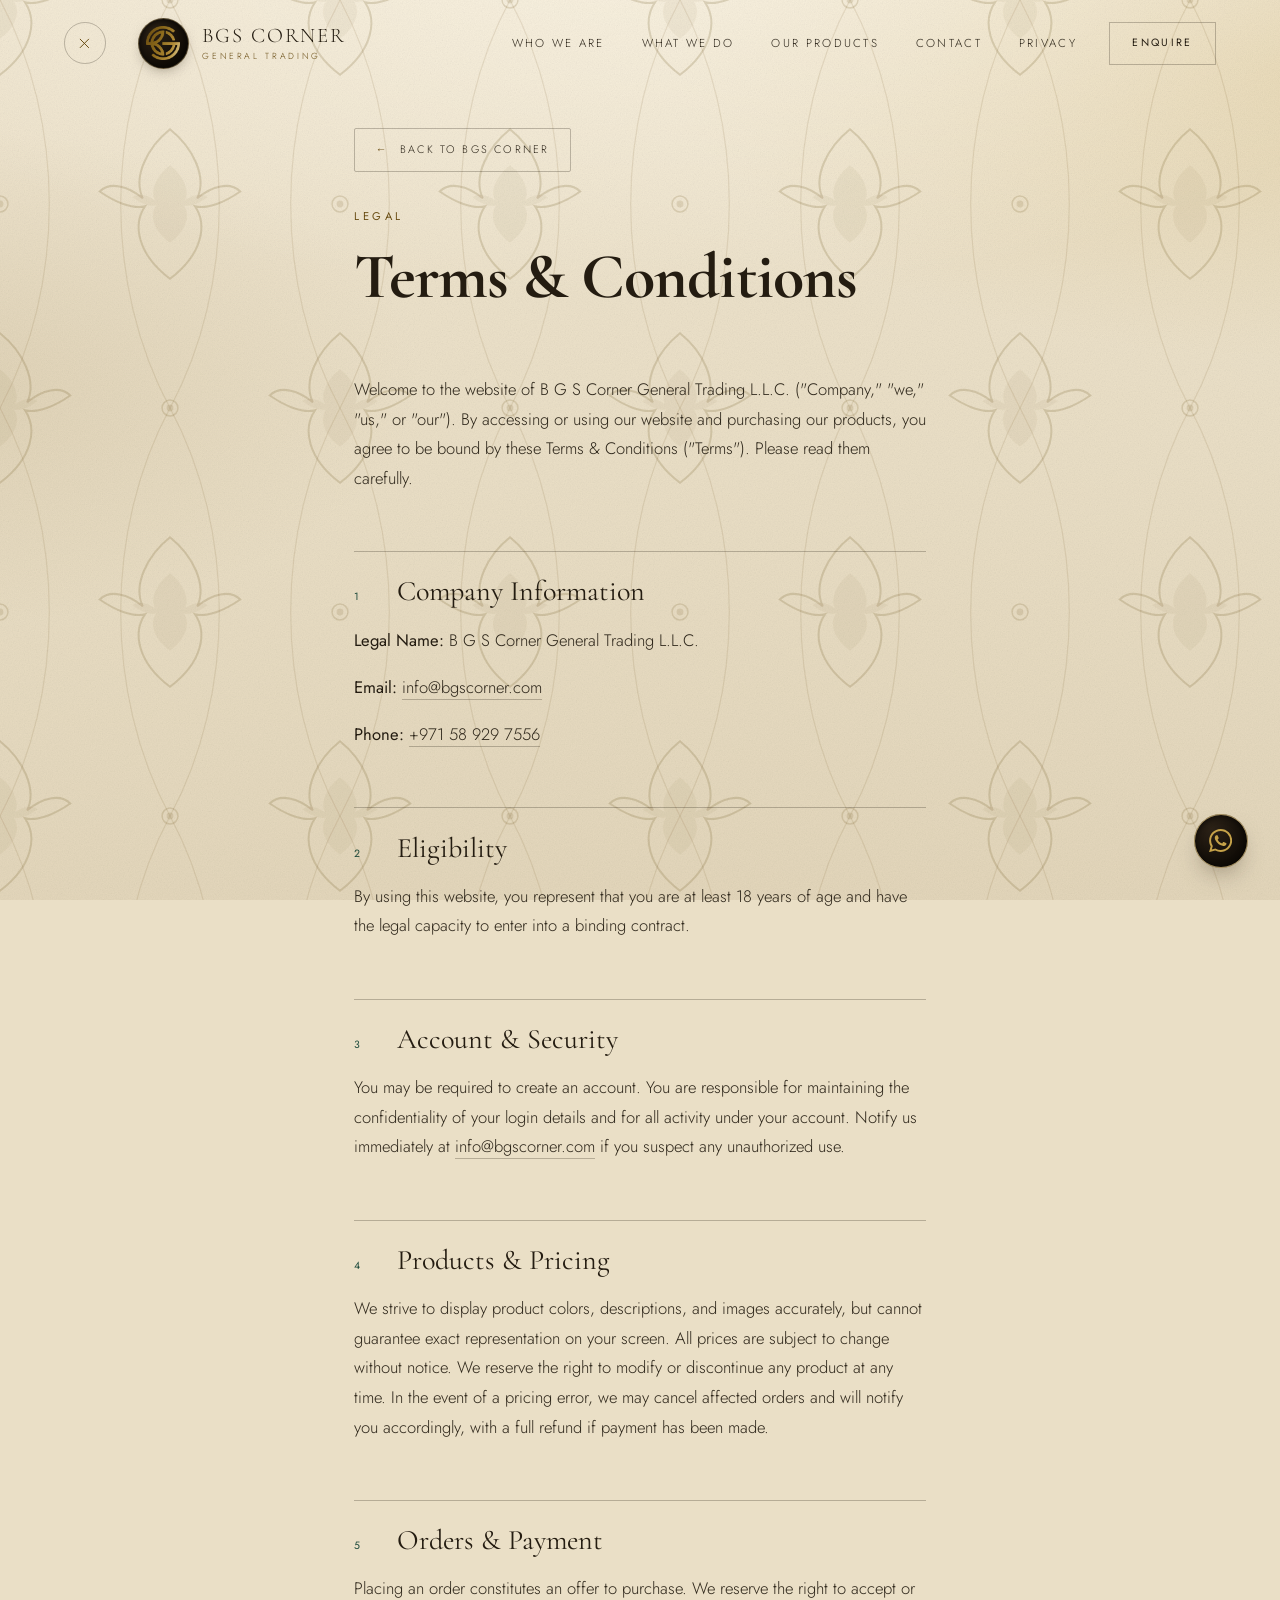
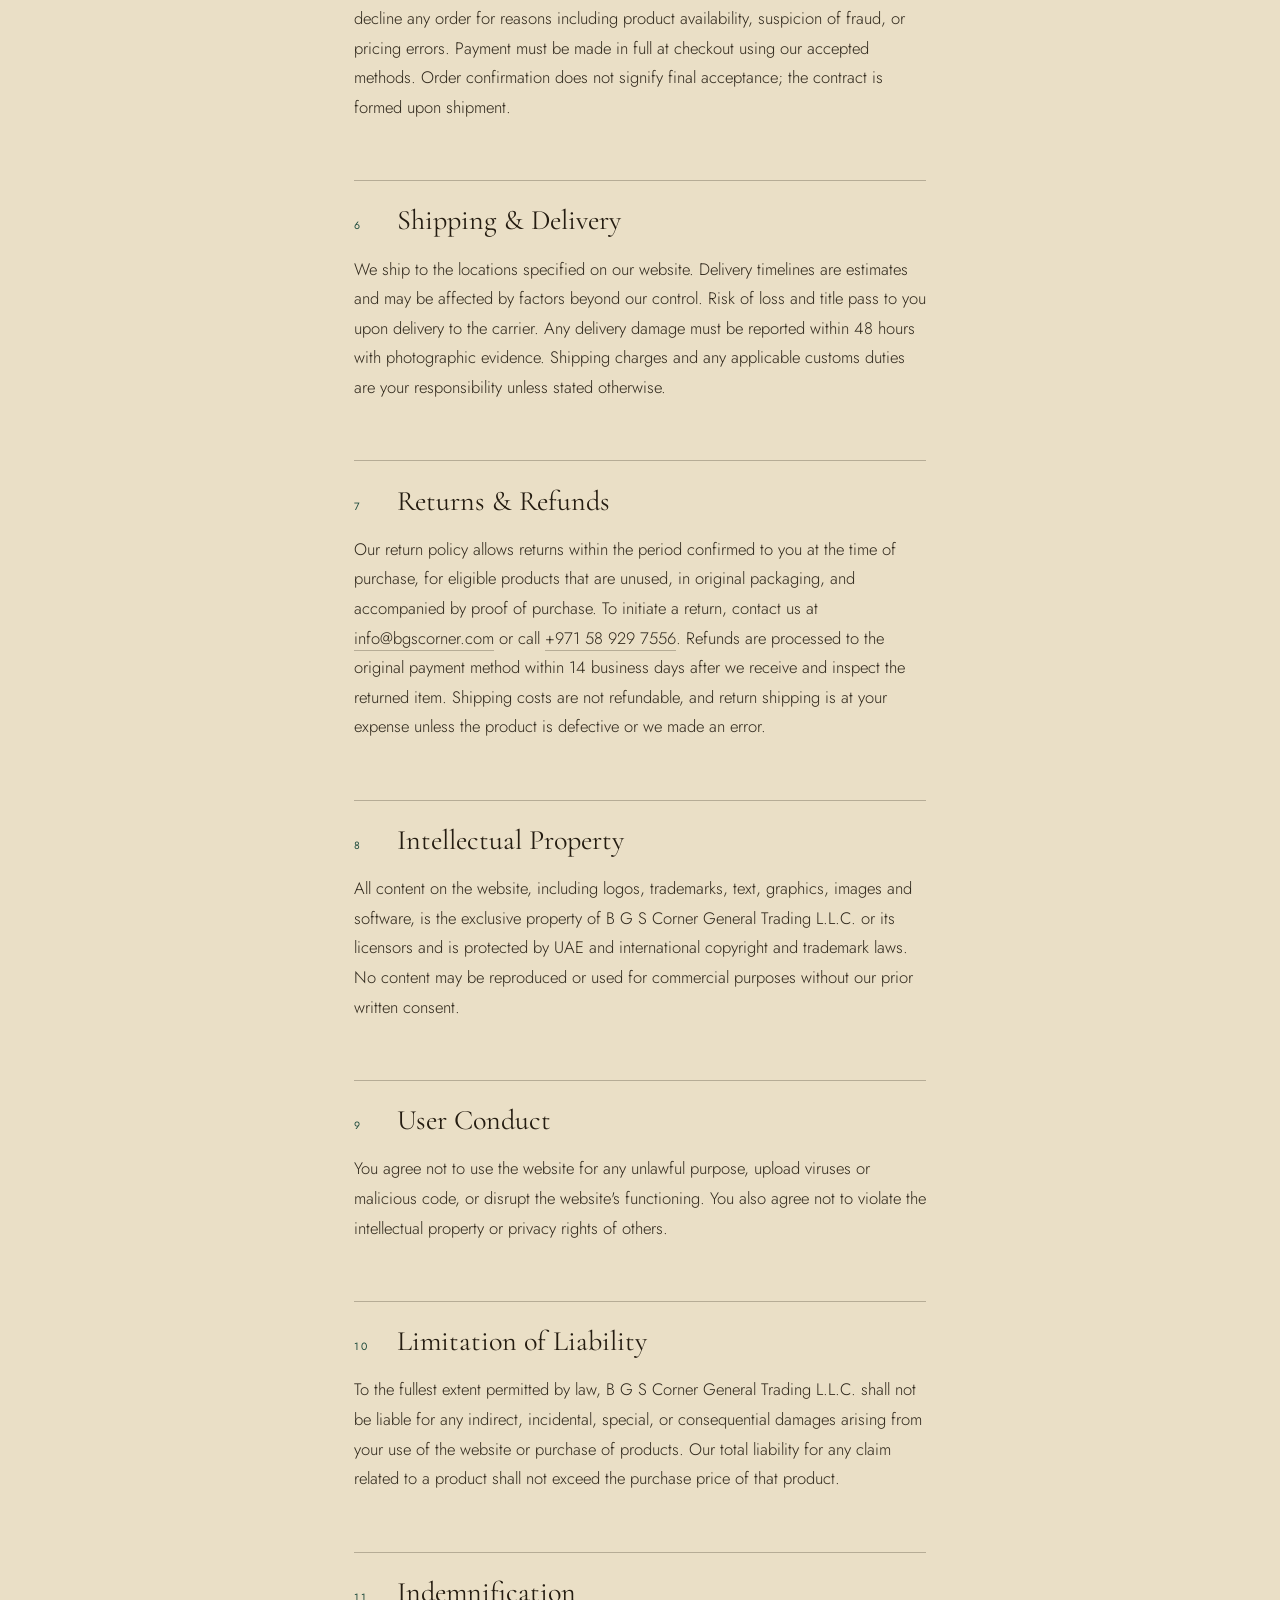
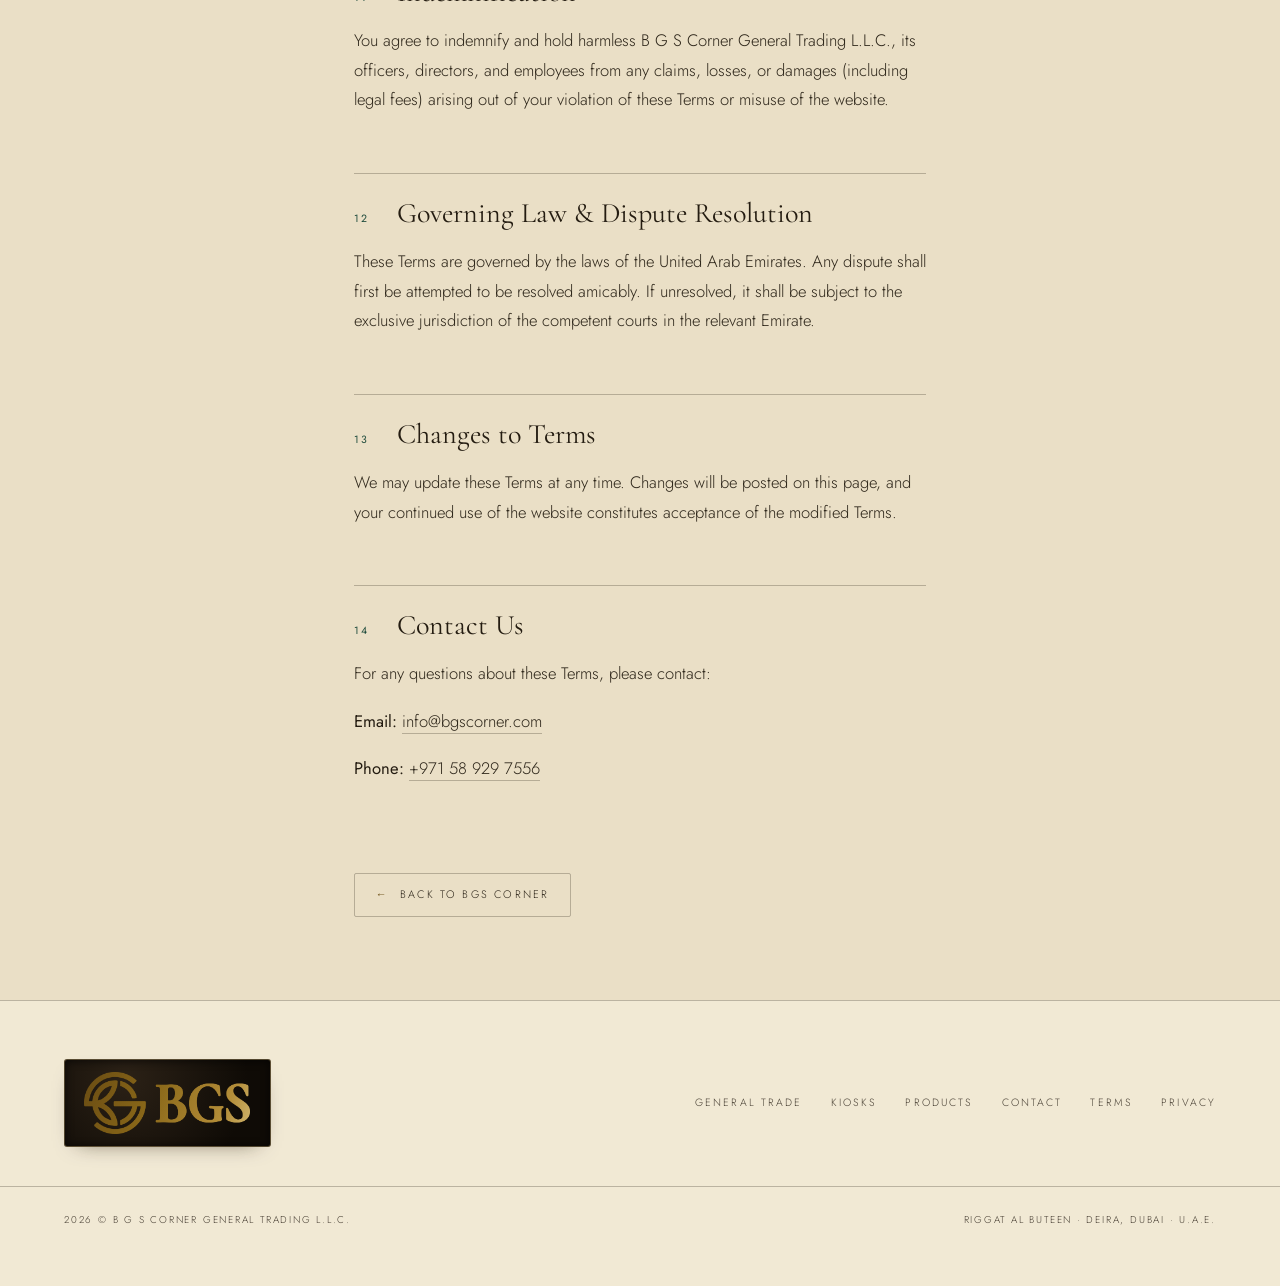
<file: archive/terms.html>
<!DOCTYPE html>
<html lang="en">
<head>
<meta charset="utf-8">
<meta name="viewport" content="width=device-width, initial-scale=1">
<title>Terms &amp; Conditions | BGS Corner</title>
<meta name="description" content="Terms and conditions for B G S Corner General Trading L.L.C.">
<meta name="theme-color" content="#EADFC6">
<meta name="robots" content="index, follow">
<link rel="icon" href="assets/brand/favicon.png" type="image/png">
<link rel="preconnect" href="https://fonts.googleapis.com">
<link rel="preconnect" href="https://fonts.gstatic.com" crossorigin>
<link href="https://fonts.googleapis.com/css2?family=Cormorant+Garamond:ital,wght@0,400;0,500;0,600;0,700;1,500;1,600;1,700&family=Jost:wght@300;400;500&display=swap" rel="stylesheet">
<link rel="stylesheet" href="assets/css/site.css?v=7cc127dd">
</head>
<body>

<div class="grain" aria-hidden="true"></div>
<div class="cursor" aria-hidden="true"><span class="cursor__ring"></span></div>
<a class="skip" href="#doc">Skip to content</a>

<header class="nav stuck" id="nav">
  <div class="nav__inner">
    <a class="closebtn" href="index.html" aria-label="Close and return to the main page">
      <svg viewBox="0 0 24 24" aria-hidden="true" focusable="false">
        <path d="M6 6 L18 18 M18 6 L6 18"/>
      </svg>
    </a>
    <a class="nav__brand" href="index.html" aria-label="BGS Corner — home">
      <span class="markplate" aria-hidden="true"><span class="mark"></span></span>
      <span class="nav__wordmark">
        <span class="nav__name">BGS CORNER</span>
        <span class="nav__sub">General Trading</span>
      </span>
    </a>
    <nav class="nav__links" aria-label="Primary">
      <a href="index.html#who">Who We Are</a>
      <a href="index.html#what">What We Do</a>
      <a href="index.html#products">Our Products</a>
      <a href="index.html#contact">Contact</a>
      <a href="privacy.html">Privacy</a>
    </nav>
    <a class="btn btn--ghost nav__cta" href="index.html#contact">Enquire</a>
  </div>
  <div class="nav__rule" aria-hidden="true"><span></span></div>
</header>

<main class="legal section" id="doc">
  <div class="wrap legal__inner">
    <a class="legal__back" href="index.html">
      <span aria-hidden="true">&larr;</span> Back to BGS Corner
    </a>
    <p class="eyebrow reveal">Legal</p>
    <h1 class="legal__title reveal" data-delay="1">Terms &amp; Conditions</h1>
    <p class="reveal">Welcome to the website of B G S Corner General Trading L.L.C. (&quot;Company,&quot; &quot;we,&quot; &quot;us,&quot; or &quot;our&quot;). By accessing or using our website and purchasing our products, you agree to be bound by these Terms &amp; Conditions (&quot;Terms&quot;). Please read them carefully.</p>
    <h2 class="legal__h reveal"><span>1</span>Company Information</h2>
    <p class="reveal"><b>Legal Name:</b> B G S Corner General Trading L.L.C.</p>
    <p class="reveal"><b>Email:</b> <a href="mailto:info@bgscorner.com">info@bgscorner.com</a></p>
    <p class="reveal"><b>Phone:</b> <a href="tel:+971589297556">+971 58 929 7556</a></p>
    <h2 class="legal__h reveal"><span>2</span>Eligibility</h2>
    <p class="reveal">By using this website, you represent that you are at least 18 years of age and have the legal capacity to enter into a binding contract.</p>
    <h2 class="legal__h reveal"><span>3</span>Account &amp; Security</h2>
    <p class="reveal">You may be required to create an account. You are responsible for maintaining the confidentiality of your login details and for all activity under your account. Notify us immediately at <a href="mailto:info@bgscorner.com">info@bgscorner.com</a> if you suspect any unauthorized use.</p>
    <h2 class="legal__h reveal"><span>4</span>Products &amp; Pricing</h2>
    <p class="reveal">We strive to display product colors, descriptions, and images accurately, but cannot guarantee exact representation on your screen. All prices are subject to change without notice. We reserve the right to modify or discontinue any product at any time. In the event of a pricing error, we may cancel affected orders and will notify you accordingly, with a full refund if payment has been made.</p>
    <h2 class="legal__h reveal"><span>5</span>Orders &amp; Payment</h2>
    <p class="reveal">Placing an order constitutes an offer to purchase. We reserve the right to accept or decline any order for reasons including product availability, suspicion of fraud, or pricing errors. Payment must be made in full at checkout using our accepted methods. Order confirmation does not signify final acceptance; the contract is formed upon shipment.</p>
    <h2 class="legal__h reveal"><span>6</span>Shipping &amp; Delivery</h2>
    <p class="reveal">We ship to the locations specified on our website. Delivery timelines are estimates and may be affected by factors beyond our control. Risk of loss and title pass to you upon delivery to the carrier. Any delivery damage must be reported within 48 hours with photographic evidence. Shipping charges and any applicable customs duties are your responsibility unless stated otherwise.</p>
    <h2 class="legal__h reveal"><span>7</span>Returns &amp; Refunds</h2>
    <p class="reveal">Our return policy allows returns within the period confirmed to you at the time of purchase, for eligible products that are unused, in original packaging, and accompanied by proof of purchase. To initiate a return, contact us at <a href="mailto:info@bgscorner.com">info@bgscorner.com</a> or call <a href="tel:+971589297556">+971 58 929 7556</a>. Refunds are processed to the original payment method within 14 business days after we receive and inspect the returned item. Shipping costs are not refundable, and return shipping is at your expense unless the product is defective or we made an error.</p>
    <h2 class="legal__h reveal"><span>8</span>Intellectual Property</h2>
    <p class="reveal">All content on the website, including logos, trademarks, text, graphics, images and software, is the exclusive property of B G S Corner General Trading L.L.C. or its licensors and is protected by UAE and international copyright and trademark laws. No content may be reproduced or used for commercial purposes without our prior written consent.</p>
    <h2 class="legal__h reveal"><span>9</span>User Conduct</h2>
    <p class="reveal">You agree not to use the website for any unlawful purpose, upload viruses or malicious code, or disrupt the website&#x27;s functioning. You also agree not to violate the intellectual property or privacy rights of others.</p>
    <h2 class="legal__h reveal"><span>10</span>Limitation of Liability</h2>
    <p class="reveal">To the fullest extent permitted by law, B G S Corner General Trading L.L.C. shall not be liable for any indirect, incidental, special, or consequential damages arising from your use of the website or purchase of products. Our total liability for any claim related to a product shall not exceed the purchase price of that product.</p>
    <h2 class="legal__h reveal"><span>11</span>Indemnification</h2>
    <p class="reveal">You agree to indemnify and hold harmless B G S Corner General Trading L.L.C., its officers, directors, and employees from any claims, losses, or damages (including legal fees) arising out of your violation of these Terms or misuse of the website.</p>
    <h2 class="legal__h reveal"><span>12</span>Governing Law &amp; Dispute Resolution</h2>
    <p class="reveal">These Terms are governed by the laws of the United Arab Emirates. Any dispute shall first be attempted to be resolved amicably. If unresolved, it shall be subject to the exclusive jurisdiction of the competent courts in the relevant Emirate.</p>
    <h2 class="legal__h reveal"><span>13</span>Changes to Terms</h2>
    <p class="reveal">We may update these Terms at any time. Changes will be posted on this page, and your continued use of the website constitutes acceptance of the modified Terms.</p>
    <h2 class="legal__h reveal"><span>14</span>Contact Us</h2>
    <p class="reveal">For any questions about these Terms, please contact:</p>
    <p class="reveal"><b>Email:</b> <a href="mailto:info@bgscorner.com">info@bgscorner.com</a></p>
    <p class="reveal"><b>Phone:</b> <a href="tel:+971589297556">+971 58 929 7556</a></p>
    <a class="legal__back legal__back--end" href="index.html">
      <span aria-hidden="true">&larr;</span> Back to BGS Corner
    </a>
  </div>
</main>

<footer class="foot">
  <div class="wrap foot__top">
    <a class="lockplate" href="index.html" aria-label="BGS Corner"><span class="foot__lockup"></span></a>
    <nav class="foot__links" aria-label="Footer">
      <a href="index.html#trade">General Trade</a><a href="index.html#kiosks">Kiosks</a>
      <a href="index.html#products">Products</a><a href="index.html#contact">Contact</a>
      <a href="terms.html">Terms</a><a href="privacy.html">Privacy</a>
    </nav>
  </div>
  <div class="wrap foot__base">
    <p class="foot__legal"><span id="year">2026</span> &copy; B G S Corner General Trading L.L.C.</p>
    <p class="foot__where">Riggat Al Buteen &middot; Deira, Dubai &middot; U.A.E.</p>
  </div>
</footer>

<!-- floating WhatsApp — opens a chat with the number published on this page -->
<a class="wa" href="https://wa.me/971589297556?text=Hello%20BGS%20Corner%2C%20I%27d%20like%20to%20enquire%20about%20your%20products."
   target="_blank" rel="noopener" aria-label="Chat with BGS Corner on WhatsApp">
  <span class="wa__ring" aria-hidden="true"></span>
  <svg viewBox="0 0 24 24" aria-hidden="true" focusable="false"><path d="M17.472 14.382c-.297-.149-1.758-.867-2.03-.967-.273-.099-.471-.148-.67.15-.197.297-.767.966-.94 1.164-.173.199-.347.223-.644.075-.297-.15-1.255-.463-2.39-1.475-.883-.788-1.48-1.761-1.653-2.059-.173-.297-.018-.458.13-.606.134-.133.298-.347.446-.52.149-.174.198-.298.298-.497.099-.198.05-.371-.025-.52-.075-.149-.669-1.612-.916-2.207-.242-.579-.487-.5-.669-.51a12.8 12.8 0 0 0-.57-.01c-.198 0-.52.074-.792.372-.272.297-1.04 1.016-1.04 2.479 0 1.462 1.065 2.875 1.213 3.074.149.198 2.096 3.2 5.077 4.487.709.306 1.262.489 1.694.625.712.227 1.36.195 1.871.118.571-.085 1.758-.719 2.006-1.413.248-.694.248-1.289.173-1.413-.074-.124-.272-.198-.57-.347M12.051 21.785h-.004a9.87 9.87 0 0 1-5.031-1.378l-.361-.214-3.741.982.998-3.648-.235-.374a9.86 9.86 0 0 1-1.51-5.26c.001-5.45 4.436-9.884 9.888-9.884 2.64 0 5.122 1.03 6.988 2.898a9.825 9.825 0 0 1 2.893 6.994c-.003 5.45-4.437 9.884-9.885 9.884M20.464 3.488A11.815 11.815 0 0 0 12.05 0C5.495 0 .16 5.335.157 11.892c0 2.096.547 4.142 1.588 5.945L.057 24l6.305-1.654a11.882 11.882 0 0 0 5.683 1.448h.005c6.554 0 11.89-5.335 11.893-11.893a11.821 11.821 0 0 0-3.479-8.413"/></svg>
  <span class="wa__label">WhatsApp</span>
</a>

<script src="assets/js/graphics.js?v=ef9fedd5" defer></script>
<script src="assets/js/site.js?v=fc0c145e" defer></script>
</body>
</html>
</file>
<file: assets/css/soon.css>
/* ═══════════════════════════════════════════════════════════════════════════
   BGS CORNER — coming soon
   Black ground, gold foil, one still life. Everything except the photograph
   is live text, so it stays crisp and selectable at any size.
   ═══════════════════════════════════════════════════════════════════════════ */
:root{
  --black:#070603;
  --black-2:#100C06;
  --gold-deep:#7A5A18;
  --gold:#C9A24A;
  --gold-lit:#F0DCA0;
  --cream:#F4EEDF;
  --foil:linear-gradient(168deg,
      #6B4E13 0%, #A98230 16%, #E7CE8C 36%, #FBF2D6 47%,
      #E0C179 58%, #A98230 76%, #6B4E13 92%, #C9A24A 100%);
  --ease:cubic-bezier(.16,1,.3,1);
  --f-display:"Cormorant Garamond",Garamond,serif;
  --f-ui:"Jost",-apple-system,BlinkMacSystemFont,sans-serif;
}
*,*::before,*::after{box-sizing:border-box}
html,body{height:100%}
body{
  margin:0;background:var(--black);color:var(--cream);
  font-family:var(--f-ui);font-weight:300;
  -webkit-font-smoothing:antialiased;-moz-osx-font-smoothing:grayscale;
  overflow-x:hidden;
}
img{display:block;max-width:100%}
a{color:inherit;text-decoration:none}

/* ── ambient ─────────────────────────────────────────────────────────────── */
.spot{position:fixed;inset:0;pointer-events:none;z-index:0;
  background:
    radial-gradient(46% 38% at 62% -6%, rgba(214,170,88,.42) 0%, rgba(214,170,88,0) 68%),
    radial-gradient(70% 60% at 50% 120%, rgba(120,88,32,.16) 0%, rgba(120,88,32,0) 70%)}
.grain{position:fixed;inset:0;pointer-events:none;z-index:60;opacity:.32;mix-blend-mode:overlay;
  background-image:url("data:image/svg+xml,%3Csvg xmlns='http://www.w3.org/2000/svg' width='240' height='240'%3E%3Cfilter id='n'%3E%3CfeTurbulence type='fractalNoise' baseFrequency='.8' numOctaves='3' stitchTiles='stitch'/%3E%3CfeColorMatrix type='saturate' values='0'/%3E%3C/filter%3E%3Crect width='100%25' height='100%25' filter='url(%23n)' opacity='.5'/%3E%3C/svg%3E")}

/* the silk falls at the edges of the artwork; drawn rather than photographed */
.silk{position:fixed;top:-10%;bottom:-10%;width:34vw;pointer-events:none;z-index:1;
  filter:blur(.4px)}
.silk--l{left:-6vw;
  background:
    radial-gradient(60% 42% at 30% 18%, rgba(201,162,74,.17) 0%, rgba(201,162,74,0) 62%),
    linear-gradient(102deg, rgba(0,0,0,0) 42%, rgba(198,158,74,.16) 50%, rgba(0,0,0,0) 57%),
    linear-gradient(96deg, rgba(0,0,0,0) 56%, rgba(150,114,44,.12) 62%, rgba(0,0,0,0) 68%)}
.silk--r{right:-6vw;transform:scaleX(-1);
  background:
    radial-gradient(60% 46% at 30% 30%, rgba(201,162,74,.15) 0%, rgba(201,162,74,0) 62%),
    linear-gradient(102deg, rgba(0,0,0,0) 44%, rgba(198,158,74,.14) 52%, rgba(0,0,0,0) 59%)}

/* ── stage ───────────────────────────────────────────────────────────────── */
.stage{position:relative;z-index:5;min-height:100svh;
  display:grid;grid-template-columns:1fr 1fr;align-items:center;
  gap:clamp(1rem,4vw,3rem);
  padding:clamp(2rem,5vh,4rem) clamp(1.25rem,5vw,4.5rem) clamp(6.5rem,12vh,8rem)}

.panel{display:flex;flex-direction:column;align-items:center;text-align:center;
  max-width:34rem;margin-inline:auto}

.mark{display:block;width:clamp(4.6rem,9vw,7.4rem);aspect-ratio:1;
  background:var(--foil);background-size:200% 200%;
  -webkit-mask:url("../brand/logo-mark.png") center/contain no-repeat;
          mask:url("../brand/logo-mark.png") center/contain no-repeat;
  animation:foil 7s var(--ease) infinite alternate}
@keyframes foil{from{background-position:0% 0%}to{background-position:100% 100%}}

.brand{margin:.6rem 0 0;font-weight:400;line-height:1}
.brand__name{display:block;font-family:var(--f-display);font-weight:700;
  font-size:clamp(2.6rem,6.4vw,4.6rem);letter-spacing:.06em;
  background:var(--foil);-webkit-background-clip:text;background-clip:text;color:transparent}
.brand__sub{display:flex;align-items:center;justify-content:center;gap:.8rem;
  margin-top:.35rem;font-family:var(--f-display);font-weight:500;
  font-size:clamp(1rem,2vw,1.5rem);letter-spacing:.42em;text-indent:.42em;
  color:var(--gold-lit)}
.brand__sub i{display:block;width:clamp(1.2rem,3vw,2.4rem);height:1px;
  background:linear-gradient(90deg,transparent,var(--gold))}

.rule,.soon{display:flex;align-items:center;justify-content:center;gap:.9rem;
  margin:clamp(1.1rem,2.6vh,1.9rem) 0 0;
  font-size:clamp(.6rem,1.05vw,.74rem);text-transform:uppercase;letter-spacing:.34em;
  text-indent:.34em;color:var(--gold-lit)}
.rule i,.soon i{display:block;width:clamp(1.4rem,4vw,3.2rem);height:1px;
  background:linear-gradient(90deg,transparent,var(--gold))}
.rule i:last-child,.soon i:last-child{background:linear-gradient(270deg,transparent,var(--gold))}
.soon{color:var(--cream);letter-spacing:.4em;text-indent:.4em}

.headline{margin:clamp(.7rem,1.8vh,1.2rem) 0 0;line-height:1}
.headline__the{display:block;font-family:var(--f-display);font-weight:500;
  font-size:clamp(1.35rem,3vw,2.2rem);letter-spacing:.3em;text-indent:.3em;color:var(--cream)}
.headline__big{display:block;font-family:var(--f-display);font-weight:700;
  font-size:clamp(3.2rem,9.2vw,7rem);letter-spacing:.06em;margin:.06em 0;
  background:var(--foil);-webkit-background-clip:text;background-clip:text;color:transparent;
  text-transform:uppercase}
.headline__sub{display:block;font-family:var(--f-display);font-weight:500;
  font-size:clamp(1.15rem,2.9vw,2.1rem);letter-spacing:.34em;text-indent:.34em;
  text-transform:uppercase;color:var(--gold-lit)}

.fleuron{margin:clamp(.8rem,2vh,1.4rem) 0 0;font-size:.8rem;color:var(--gold);letter-spacing:.2em}

/* ── still life ──────────────────────────────────────────────────────────── */
.still{margin:0;position:relative}
.still img{width:100%;height:auto;margin-inline:auto;
  max-height:min(88svh,54rem);object-fit:contain;
  /* feathered in CSS rather than baked into the file, so the edges dissolve
     into the spotlight behind instead of into a flat black that shows a seam */
  -webkit-mask-image:radial-gradient(74% 70% at 55% 47%, #000 38%, rgba(0,0,0,0) 100%);
          mask-image:radial-gradient(74% 70% at 55% 47%, #000 38%, rgba(0,0,0,0) 100%)}

/* ── contact bar ─────────────────────────────────────────────────────────── */
.bar{position:fixed;left:50%;bottom:clamp(1rem,3vh,2.2rem);translate:-50% 0;z-index:20;
  display:flex;align-items:center;gap:clamp(.55rem,1.35vw,1.15rem);flex-wrap:nowrap;
  justify-content:center;
  width:min(max-content,calc(100% - 2rem));
  padding:clamp(.7rem,1.6vh,1rem) clamp(1rem,3vw,2rem);
  border:1px solid rgba(201,162,74,.42);border-radius:clamp(1.1rem,1.6vw,1.5rem);
  background:rgba(9,7,4,.72);backdrop-filter:blur(9px)}
.bar a,.bar__self{display:inline-flex;align-items:center;gap:.55rem;
  font-family:var(--f-display);font-size:clamp(.74rem,1.02vw,.94rem);letter-spacing:.06em;
  white-space:nowrap;color:var(--cream);transition:color .35s var(--ease)}
.bar__self{color:rgba(244,238,223,.72)}
.bar a:hover{color:var(--gold-lit)}
.bar__ico{display:grid;place-items:center;width:1.6rem;height:1.6rem;flex:none;
  border:1px solid rgba(201,162,74,.5);border-radius:50%;color:var(--gold);
  transition:border-color .35s var(--ease),color .35s var(--ease)}
.bar__ico svg{width:.86rem;height:.86rem}
.bar a:hover .bar__ico{border-color:var(--gold-lit);color:var(--gold-lit)}
.bar > i{display:block;width:1px;height:1.4rem;background:rgba(201,162,74,.34)}

/* ── responsive ──────────────────────────────────────────────────────────── */
/* Below the widest desktops the single row would crowd the viewport edges, so
   let it wrap again rather than clip or overflow. */
@media (max-width:1024px){
  .bar{flex-wrap:wrap}
}
@media (max-width:900px){
  .stage{grid-template-columns:1fr;justify-items:center;
    padding-bottom:clamp(1.5rem,4vh,2.5rem)}
  /* Phone reads in document order: the copy first and whole in the opening
     screen, the still life on the next scroll, the details after it. */
  .panel{order:1}
  .still{order:2;max-width:24rem}
  .still img{max-height:46svh}
  .silk{width:52vw}
  /* the page scrolls at this width, so a pinned bar would sit on top of the
     headline. It joins the flow instead. */
  .bar{position:static;translate:none;
    margin:clamp(1.6rem,4vh,2.6rem) auto clamp(1.2rem,3vh,2rem);
    width:min(38rem,calc(100% - 2rem))}
}
@media (max-width:640px){
  .bar{gap:.55rem;padding:.85rem 1rem}
  .bar > i{display:none}
  .bar a,.bar__self{width:100%;justify-content:flex-start;padding-left:12%}
}
@media (prefers-reduced-motion:reduce){.mark{animation:none}}
</file>
<file: archive/assets/css/site.css>
/* ═══════════════════════════════════════════════════════════════════════════
   BGS CORNER — general trading, UAE
   Light-luxury system: porcelain paper, warm ink, gold foil.
   All product photography is black-ground, so it is set into the page as
   dark "plates" — the way a catalogue sets a lot.
   ═══════════════════════════════════════════════════════════════════════════ */

/* ─────────────────────────────────────────────────────────── tokens */
:root{
  /* Ground — warm stone rather than near-white. Gold has almost no contrast
     against porcelain; against a mid-tone limestone it reads as metal. */
  --stone:#EADFC6;
  --stone-deep:#E1D4B6;
  --panel:#F4EDDC;
  --panel-lit:#FAF5E9;

  /* Ink — warm espresso, not black */
  --ink:#241C11;
  --ink-soft:rgba(36,28,17,.95);
  --ink-faint:rgba(36,28,17,.82);
  --rule:rgba(36,28,17,.26);
  --rule-soft:rgba(36,28,17,.12);

  /* Gold */
  --jade:#1D4A3B;
  --jade-lit:#2F6B57;
  --oxblood:#6E2434;
  --gold-deep:#6B4E13;
  --gold:#8E6B1B;
  --gold-lit:#C9A54A;
  --gold-pale:#EBD79A;
  --foil-text:linear-gradient(112deg,
      #5C420E 0%, #8A6718 18%, #B8913A 38%, #7A5A14 56%,
      #A6811F 76%, #5C420E 100%);
  --foil-sweep:linear-gradient(112deg,
      #6B4E13 0%, #8A6718 14%, #B8913A 30%, #EFDFA8 42%,
      #FFF9E6 48%, #EFDFA8 54%, #B8913A 68%, #8A6718 84%, #6B4E13 100%);
  --foil:linear-gradient(115deg,
      #5C420E 0%, #8A6718 12%, #C9A54A 28%, #F2E3B0 40%,
      #C9A54A 54%, #8A6718 72%, #5C420E 88%, #B8913A 100%);

  --plate-bg:#0B0A09;

  --wrap:1320px;
  --gut:clamp(1.25rem,5vw,4.5rem);
  --ease:cubic-bezier(.16,1,.3,1);

  --f-display:"Cormorant Garamond",Garamond,"Times New Roman",serif;
  --f-ui:"Jost",-apple-system,BlinkMacSystemFont,"Segoe UI",sans-serif;
}

/* ─────────────────────────────────────────────────────────── reset */
*,*::before,*::after{box-sizing:border-box}
html{-webkit-text-size-adjust:100%;scroll-behavior:smooth}
body{
  margin:0;
  font-family:var(--f-ui);
  font-weight:300;
  font-size:clamp(.95rem,.35vw + .88rem,1.04rem);
  line-height:1.78;
  color:var(--ink-soft);
  background:var(--stone);
  overflow-x:hidden;
  -webkit-font-smoothing:antialiased;
  -moz-osx-font-smoothing:grayscale;
}
body::before{
  content:"";position:fixed;inset:0;z-index:-2;pointer-events:none;
  background-image:
    radial-gradient(115% 75% at 50% -12%, rgba(252,246,231,.85) 0%, rgba(252,246,231,0) 60%),
    radial-gradient(85% 55% at 102% 8%, rgba(201,165,74,.20) 0%, rgba(201,165,74,0) 58%),
    radial-gradient(70% 50% at -6% 42%, rgba(140,110,52,.12) 0%, rgba(140,110,52,0) 56%),
    linear-gradient(178deg,#F0E6D0 0%,#EADFC6 52%,#E3D6BA 100%);
}
/* Damask wallpaper — tone-on-tone, so the page reads as a papered wall
   rather than a flat fill. Tile is generated by tools/build-wallpaper.py. */
body::after{
  content:"";position:fixed;inset:0;z-index:-1;pointer-events:none;
  background-image:url("../img/damask.svg");
  background-size:340px 408px;
  opacity:.92;
  /* One tile per cycle, so the seamless repeat carries it round with no jump.
     The whole field moves together rather than any element drifting alone. */
  animation:paper 22s linear infinite;
}
/* one whole tile sideways, so the horizontal travel loops without a seam */
@keyframes paper{from{background-position:0 0}to{background-position:-340px 0}}
img{max-width:100%;display:block}
a{color:inherit;text-decoration:none}
button,input,select,textarea{font:inherit;color:inherit}
h1,h2,h3,h4,p,dl,dd,figure,blockquote{margin:0}
ul,ol{margin:0;padding:0;list-style:none}

.wrap{width:100%;max-width:var(--wrap);margin-inline:auto;padding-inline:var(--gut)}
.section{padding-block:clamp(3.25rem,6.5vw,6rem);position:relative}

.sr{position:absolute;width:1px;height:1px;overflow:hidden;clip:rect(0 0 0 0);white-space:nowrap}
.skip{position:absolute;left:-9999px;top:0;z-index:10000;background:var(--ink);color:var(--stone);padding:.8rem 1.3rem}
.skip:focus{left:1rem;top:1rem}

/* ─────────────────────────────────────────────────────────── paper grain */
.grain{
  position:fixed;inset:0;z-index:9000;pointer-events:none;
  opacity:.26;mix-blend-mode:multiply;
  background-image:url("data:image/svg+xml,%3Csvg xmlns='http://www.w3.org/2000/svg' width='240' height='240'%3E%3Cfilter id='n'%3E%3CfeTurbulence type='fractalNoise' baseFrequency='.82' numOctaves='3' stitchTiles='stitch'/%3E%3CfeColorMatrix type='saturate' values='0'/%3E%3C/filter%3E%3Crect width='100%25' height='100%25' filter='url(%23n)' opacity='.5'/%3E%3C/svg%3E");
}

/* ─────────────────────────────────────────────────────────── cursor */
.cursor{position:fixed;top:0;left:0;z-index:8000;pointer-events:none;opacity:0;
  transition:opacity .4s;mix-blend-mode:multiply}
.cursor.on{opacity:1}
.cursor__ring{
  position:absolute;translate:-50% -50%;width:34px;height:34px;border-radius:50%;
  border:1px solid rgba(126,95,30,.55);
  transition:width .3s var(--ease),height .3s var(--ease),background .3s,border-color .3s;
}
.cursor.hot .cursor__ring{width:62px;height:62px;background:rgba(201,164,76,.13);border-color:rgba(126,95,30,.8)}

/* ─────────────────────────────────────────────────────────── brand marks */
/* The monogram is gold, so it needs a dark ground to read against. Every
   placement of it gets a plate rather than sitting on the wallpaper. */
.markplate{
  display:grid;place-items:center;padding:.46rem;border-radius:50%;
  background:radial-gradient(circle at 32% 26%,#2B2116 0%,#0F0B06 72%);
  border:1px solid rgba(224,196,132,.34);
  box-shadow:inset 0 1px 6px rgba(0,0,0,.7),0 5px 16px -8px rgba(30,20,4,.65)}
.markplate--lg{padding:1rem;border-width:1px}
.lockplate{
  display:inline-grid;place-items:center;padding:1rem 1.6rem;border-radius:3px;
  background:radial-gradient(circle at 30% 20%,#2B2116 0%,#0F0B06 76%);
  border:1px solid rgba(224,196,132,.32);
  box-shadow:inset 0 1px 8px rgba(0,0,0,.65),0 8px 22px -14px rgba(30,20,4,.7)}
.mark{
  display:block;width:2.15rem;aspect-ratio:1;
  background:var(--foil-sweep);background-size:300% 100%;
  -webkit-mask:url("../brand/logo-mark.png") center/contain no-repeat;
          mask:url("../brand/logo-mark.png") center/contain no-repeat;
}
.markplate--lg .mark{width:4.4rem}

.foot__lockup{
  display:block;width:min(15rem,44vw);aspect-ratio:2302/858;
  background:var(--foil-sweep);background-size:300% 100%;
  -webkit-mask:url("../brand/logo-lockup.png") center/contain no-repeat;
          mask:url("../brand/logo-lockup.png") center/contain no-repeat;
}
@keyframes foil{0%{background-position:100% 50%}100%{background-position:-100% 50%}}
.is-loaded .mark,.is-loaded .foot__lockup{animation:foil 5.5s linear infinite}

/* ─────────────────────────────────────────────────────────── typography */
.eyebrow{
  font-family:var(--f-ui);font-weight:400;
  font-size:clamp(.6rem,.2vw + .57rem,.7rem);
  text-transform:uppercase;letter-spacing:.32em;
  color:var(--gold-deep);margin-bottom:1.6rem;
}
.hero__title,.shead__title,.readout__val,.legal__title{
  font-family:var(--f-display);font-weight:700;color:var(--ink);
  letter-spacing:-.02em;
}
.hero__title{font-size:clamp(1.9rem,9.5vw,4.9rem);line-height:1;margin:0 0 1.7rem;text-wrap:balance}
.hero__title em{font-style:italic;font-weight:700;
  background:var(--foil-text);background-size:200% 200%;
  -webkit-background-clip:text;background-clip:text;color:transparent}
.shead__title{font-size:clamp(2.1rem,4.6vw,4.3rem);line-height:1.04}
.shead__title em{font-style:italic;background:var(--foil-text);-webkit-background-clip:text;background-clip:text;color:transparent}
.shead{max-width:60ch;margin-bottom:clamp(2rem,4vw,3.4rem)}
.shead--sub{margin-top:clamp(3rem,6vw,5rem)}
.shead__note{margin-top:1.6rem;max-width:48ch}
.lede{font-family:var(--f-display);font-weight:400;
  font-size:clamp(1.12rem,.7vw + .95rem,1.42rem);line-height:1.62;
  color:var(--ink-soft);max-width:42ch}

/* ─────────────────────────────────────────────────────────── buttons */
.btn{
  --pad:1.05rem 2.1rem;
  display:inline-flex;align-items:center;justify-content:center;gap:.7rem;
  padding:var(--pad);font-family:var(--f-ui);font-weight:400;
  font-size:.73rem;text-transform:uppercase;letter-spacing:.22em;
  border:1px solid transparent;position:relative;overflow:hidden;
  transition:color .45s var(--ease),border-color .45s var(--ease),background .45s var(--ease);
}
.btn--lg{--pad:1.25rem 2.6rem;font-size:.78rem}
.btn--fill{color:#F4EAD2;background:var(--ink)}
.btn--fill::before{content:"";position:absolute;inset:0;background:var(--foil);
  transform:translateY(101%);transition:transform .55s var(--ease);z-index:-1}
.btn--fill:hover{color:#221B0C;background:transparent}
.btn--fill:hover::before{transform:none}
.btn--fill{isolation:isolate}
.btn--line{border-color:var(--rule);color:var(--ink)}
.btn--line:hover{border-color:var(--gold);color:var(--gold-deep)}
.btn--ghost{padding:.7rem 1.4rem;border-color:var(--rule);color:var(--ink);font-size:.66rem}
.btn--ghost:hover{border-color:var(--gold);color:var(--gold-deep)}

/* ─────────────────────────────────────────────────────────── nav */
.nav{position:fixed;inset:0 0 auto;z-index:900;transition:background .5s var(--ease),backdrop-filter .5s}
.nav.stuck{background:rgba(226,215,190,.86);backdrop-filter:blur(14px) saturate(1.2)}
.nav__inner{
  max-width:var(--wrap);margin-inline:auto;padding:1.1rem var(--gut);
  display:flex;align-items:center;gap:2rem;
  transition:padding .5s var(--ease);
}
.nav.stuck .nav__inner{padding-block:.72rem}
.nav__brand{display:flex;align-items:center;gap:.85rem;margin-right:auto}
.nav__wordmark{display:flex;flex-direction:column;line-height:1}
.nav__name{font-family:var(--f-display);font-size:1.3rem;color:var(--ink);letter-spacing:.09em}
.nav__sub{font-size:.55rem;text-transform:uppercase;letter-spacing:.3em;color:var(--gold-deep);margin-top:.32rem}
.nav__links{display:flex;gap:2.3rem}
.nav__links a{font-size:.72rem;text-transform:uppercase;letter-spacing:.2em;color:var(--ink-soft);position:relative;padding-block:.3rem}
.nav__links a::after{content:"";position:absolute;left:0;bottom:0;width:100%;height:1px;
  background:var(--foil);transform:scaleX(0);transform-origin:right;transition:transform .5s var(--ease)}
.nav__links a:hover{color:var(--ink)}
.nav__links a:hover::after,.nav__links a[aria-current]::after{transform:scaleX(1);transform-origin:left}
.nav__rule{height:1px;background:var(--rule-soft);opacity:0;transition:opacity .5s}
.nav.stuck .nav__rule{opacity:1}
.nav__rule span{display:block;height:100%;width:100%;background:var(--foil);
  transform:scaleX(var(--p,0));transform-origin:left}
.nav__toggle{display:none;flex-direction:column;gap:5px;background:none;border:0;padding:.6rem;cursor:pointer}
.nav__toggle i{display:block;width:22px;height:1px;background:var(--ink);transition:transform .4s var(--ease),opacity .3s}
.nav__toggle[aria-expanded="true"] i:first-of-type{transform:translateY(3px) rotate(45deg)}
.nav__toggle[aria-expanded="true"] i:last-of-type{transform:translateY(-3px) rotate(-45deg)}

/* mobile menu */
.menu{position:fixed;inset:0;z-index:880;background:var(--stone);
  display:grid;place-items:center;
  clip-path:inset(0 0 100% 0);transition:clip-path .7s var(--ease);pointer-events:none}
.menu.open{clip-path:inset(0 0 0 0);pointer-events:auto}
.menu nav{display:flex;flex-direction:column;gap:.4rem;text-align:center}
.menu a{font-family:var(--f-display);font-size:clamp(2rem,9vw,3.2rem);color:var(--ink);
  display:flex;align-items:baseline;gap:1rem;justify-content:center}
.menu a span{font-family:var(--f-ui);font-size:.62rem;letter-spacing:.25em;color:var(--gold-deep)}

/* ─────────────────────────────────────────────────────────── reveal */
.reveal{opacity:0;transform:translateY(26px);
  transition:opacity 1s var(--ease),transform 1s var(--ease)}
.reveal.in{opacity:1;transform:none}
.reveal[data-delay="1"]{transition-delay:.1s}
.reveal[data-delay="2"]{transition-delay:.2s}
.reveal[data-delay="3"]{transition-delay:.3s}
.reveal[data-delay="4"]{transition-delay:.4s}
.reveal[data-delay="5"]{transition-delay:.5s}

/* ─────────────────────────────────────────────────────────── drawn art */
.artframe{
  position:relative;overflow:hidden;display:grid;place-items:center;
  background:#15110B;
  border:1px solid rgba(107,78,19,.5);
  box-shadow:
    0 1px 0 rgba(255,250,236,.7),
    0 34px 70px -46px rgba(58,42,12,.5),
    inset 0 0 70px rgba(140,110,52,.13);
}
.artframe::after{content:"";position:absolute;inset:7px;pointer-events:none;
  border:1px solid rgba(224,196,132,.28);z-index:2}
.artframe img{width:100%;height:100%;object-fit:cover;display:block;
  opacity:0;transform:scale(1.08);
  transition:opacity 1.5s cubic-bezier(.33,1,.68,1),transform 2.1s var(--ease)}
.artframe.drawn img{opacity:1;transform:none}
/* an ivory curtain draws back over the photograph as it fades up */
.artframe::before{content:"";position:absolute;inset:0;z-index:1;
  background:linear-gradient(180deg,var(--panel-lit),var(--panel));
  transform-origin:bottom;transition:transform 1.5s var(--ease),opacity 1.5s var(--ease)}
.artframe.drawn::before{transform:scaleY(0);opacity:0}
.artframe--tall,.artframe--card{aspect-ratio:4/5}
.artframe--hero:not(.artframe--video){aspect-ratio:4/5}
.artframe--wide{aspect-ratio:16/7.2}
.artframe--case{aspect-ratio:5/4}
.guilloche{position:absolute;inset:0;width:100%;height:100%;opacity:.45;pointer-events:none}
.art__cap{display:flex;align-items:center;gap:1rem;margin-top:1.15rem;
  font-size:.66rem;text-transform:uppercase;letter-spacing:.24em;color:var(--ink-faint)}
.art__cap i{flex:1;height:1px;background:var(--rule);min-width:1.5rem}

.b-hatch path{stroke:rgba(107,78,19,.26);stroke-width:.6}
.b-fill rect{fill:rgba(150,116,40,.26);stroke:none}


@keyframes vitrine{0%,100%{opacity:.2}50%{opacity:.6}}



/* cards */
.card a:hover .artframe{border-color:var(--gold)}
.card a:hover .artframe img{transform:scale(1.05)}
.card .artframe{transition:border-color .6s var(--ease)}

/* ─────────────────────────────────────────────────────────── hero */
.hero{position:relative;padding-block:clamp(7rem,15vh,10rem) clamp(2rem,4vw,3.2rem);
  min-height:100svh;display:flex;flex-direction:column;justify-content:center;overflow:hidden}
.hero__glow{position:absolute;inset:0;pointer-events:none;
  background:radial-gradient(48% 48% at 68% 42%,rgba(243,229,183,.5) 0%,rgba(243,229,183,0) 70%)}
.hero__grid{position:relative;display:grid;grid-template-columns:1.06fr .94fr;
  gap:clamp(2rem,6vw,6rem);align-items:center}
.hero__actions{display:flex;flex-wrap:wrap;gap:1rem;margin-top:2.2rem}
.line{display:block;overflow:hidden;padding-block:.04em}
.line>span{display:block;transform:translateY(108%);transition:transform 1.25s var(--ease)}
.is-loaded .line>span{transform:none}
.hero__title .line:nth-child(2)>span{transition-delay:.13s}

.chips{display:flex;flex-wrap:wrap;gap:2.4rem;margin-top:2.6rem;
  padding-top:1.6rem;border-top:1px solid var(--rule)}
.chips li{display:flex;flex-direction:column;gap:.35rem}
.chips b{font-family:var(--f-display);font-weight:400;font-size:1.75rem;line-height:1;
  background:var(--foil-text);-webkit-background-clip:text;background-clip:text;color:transparent}
.chips span{font-size:.6rem;text-transform:uppercase;letter-spacing:.22em;color:var(--ink-faint)}

.hero__art{position:relative;width:100%;max-width:26.5rem;margin-left:auto}
.hero__foot{position:relative;display:flex;justify-content:space-between;align-items:flex-end;
  gap:2rem;margin-top:clamp(2.5rem,5vw,4.5rem)}
.ticks{display:flex;align-items:center;gap:1.1rem;flex:1;max-width:46rem;
  font-size:.6rem;text-transform:uppercase;letter-spacing:.24em;color:var(--ink-faint)}
.scrollcue{display:flex;align-items:center;gap:.9rem;
  font-size:.6rem;text-transform:uppercase;letter-spacing:.24em;color:var(--ink-faint)}
.scrollcue i{display:block;width:52px;height:1px;background:var(--rule);position:relative;overflow:hidden}
.scrollcue i::after{content:"";position:absolute;inset:0;background:var(--foil);
  animation:cue 2.6s var(--ease) infinite}
@keyframes cue{0%{transform:translateX(-100%)}60%,100%{transform:translateX(100%)}}

/* ─────────────────────────────────────────────────────────── who we are */
.who__body{display:grid;grid-template-columns:1.5fr .5fr;gap:clamp(2rem,6vw,5rem);
  align-items:start;padding-top:clamp(1rem,3vw,2rem);border-top:1px solid var(--rule)}
.who__copy p+p{margin-top:1.5rem}
.who__copy p{max-width:56ch}
.who__mark{display:flex;flex-direction:column;gap:1.2rem;align-items:flex-start;
  padding-top:.4rem}
.who__mark p{font-family:var(--f-display);font-size:1.35rem;color:var(--ink);line-height:1.4}
.who__mark small{display:block;font-family:var(--f-ui);font-size:.6rem;
  text-transform:uppercase;letter-spacing:.24em;color:var(--gold-deep);margin-top:.55rem}

/* ─────────────────────────────────────────────────────────── pillars */
.pillars{display:grid;grid-template-columns:repeat(4,1fr);
  border-top:1px solid var(--rule);border-left:1px solid var(--rule)}
.pillar{background:rgba(246,240,225,.6);padding:clamp(1.7rem,2.6vw,2.6rem);
  border-right:1px solid var(--rule);border-bottom:1px solid var(--rule);
  transition:background .55s var(--ease)}
.pillar:hover{background:rgba(250,245,232,.98)}
.pillar__no{display:block;font-family:var(--f-display);font-style:italic;font-size:1.15rem;
  color:var(--jade);margin-bottom:1.4rem}
.pillar h3{font-family:var(--f-display);font-weight:400;font-size:1.7rem;color:var(--ink);
  margin-bottom:.8rem;line-height:1.15}
.pillar p{font-size:.92rem;line-height:1.7}

/* ─────────────────────────────────────────────────────────── kiosk */
.kiosk{margin-top:clamp(2.5rem,5vw,4.5rem);padding-inline:var(--gut);
  max-width:calc(var(--wrap) + 8vw);margin-inline:auto}
.kiosk__note{display:grid;grid-template-columns:1fr 2fr;gap:clamp(1.5rem,5vw,4rem);
  margin-top:2rem}
.kiosk__note p:last-child{max-width:62ch}
.kiosk__note .eyebrow{margin:0}

/* ─────────────────────────────────────────────────────────── concept */
.concept{display:grid;grid-template-columns:.92fr 1.08fr;gap:clamp(2rem,6vw,6rem);
  align-items:start;
  /* travel for the pinned column: without it the column releases and starts
     sliding under the nav while the last step is still being read */
  padding-bottom:clamp(2rem,14vh,9rem)}
.concept__stick{position:sticky;top:max(12vh,5rem)}
.concept__stick .artframe{max-height:56vh}
.readout{margin-top:1.6rem;display:flex;align-items:baseline;gap:.8rem;
  border-top:1px solid var(--rule);padding-top:1.3rem}
.readout__val{font-size:clamp(2.6rem,4.5vw,4rem);line-height:1;
  background:var(--foil-text);-webkit-background-clip:text;background-clip:text;color:transparent;
  transition:opacity .4s var(--ease),transform .5s var(--ease)}
.readout__unit{font-size:.66rem;text-transform:uppercase;letter-spacing:.24em;color:var(--jade);
  transition:opacity .4s var(--ease)}
.readout.swap .readout__val{opacity:0;transform:translateY(-10px)}
.readout.swap .readout__unit{opacity:0}

.concept__steps{display:flex;flex-direction:column}
.cstep{display:flex;flex-direction:column;justify-content:center;
  min-height:min(58vh,33rem);
  padding:clamp(1.6rem,3vw,2.6rem) 0;border-bottom:1px solid var(--rule);
  transition:opacity .6s var(--ease)}
.cstep:first-child{padding-top:0}
.cstep:last-child{border-bottom:0}
.cstep__no{display:block;font-size:.66rem;letter-spacing:.28em;color:var(--jade);margin-bottom:1.1rem}
.cstep h3{font-family:var(--f-display);font-weight:400;font-size:clamp(1.5rem,2.3vw,2.15rem);
  color:var(--ink);line-height:1.2;margin-bottom:.85rem}
.cstep p{max-width:52ch}
.cstep.dim{opacity:.68}

/* ─────────────────────────────────────────────────────────── cards */
.cards{display:grid;grid-template-columns:repeat(3,1fr);gap:clamp(1.2rem,2.6vw,2.4rem)}
.card__meta{display:flex;justify-content:space-between;align-items:baseline;gap:1rem;
  margin-top:1.15rem;padding-bottom:1rem;border-bottom:1px solid var(--rule);
  transition:border-color .5s var(--ease)}
.card a:hover .card__meta{border-color:var(--gold)}
.card__meta h4{font-family:var(--f-display);font-weight:400;font-size:1.42rem;color:var(--ink)}
.card__meta span{font-size:.6rem;text-transform:uppercase;letter-spacing:.2em;color:var(--jade);white-space:nowrap}


/* ─────────────────────────────────────────────────────────── oud */
.oud{display:grid;grid-template-columns:1fr 1.15fr;gap:clamp(2rem,6vw,5.5rem);
  align-items:center;margin-top:clamp(4.5rem,9vw,8rem)}
.oud__text p+p{margin-top:1.4rem}
.speclist{margin-top:2.2rem;border-top:1px solid var(--rule)}
.speclist li{display:flex;align-items:center;gap:1rem;padding:.85rem 0;
  border-bottom:1px solid var(--rule);
  font-size:.66rem;text-transform:uppercase;letter-spacing:.2em;color:var(--ink-faint)}
.speclist li span:last-child{color:var(--ink)}

/* ─────────────────────────────────────────────────────────── marquee */
.trade{border-block:1px solid var(--rule);padding-block:1.6rem;overflow:hidden;
  background:rgba(246,240,225,.55)}
.marquee{overflow:hidden;mask-image:linear-gradient(90deg,transparent,#000 8%,#000 92%,transparent)}
.marquee__track{display:flex;align-items:center;gap:2.4rem;width:max-content;
  animation:slide 52s linear infinite}
.marquee__track span{font-family:var(--f-display);font-size:clamp(1.5rem,3vw,2.5rem);
  color:var(--ink);white-space:nowrap;font-weight:300}
.marquee__track i{font-style:normal;font-size:.75rem;color:var(--jade-lit)}
@keyframes slide{to{transform:translateX(-50%)}}

/* ─────────────────────────────────────────────────────────── contact */
.contact__grid{display:grid;grid-template-columns:.8fr 1.2fr;gap:clamp(2rem,6vw,5rem);
  align-items:start}
.contact__side h3,.form__foot h3{font-family:var(--f-display);font-weight:400;font-size:1.5rem;
  color:var(--ink);margin-bottom:1.3rem}
.hours dl{border-top:1px solid var(--rule)}
.hours dl>div{display:flex;justify-content:space-between;gap:1rem;padding:.85rem 0;
  border-bottom:1px solid var(--rule)}
.hours dt{font-size:.72rem;text-transform:uppercase;letter-spacing:.16em;color:var(--ink-faint)}
.hours dd{margin:0;font-size:.82rem;letter-spacing:.06em;color:var(--ink)}
.details{margin-top:3rem}
.details ul{border-top:1px solid var(--rule)}
.details li{display:grid;grid-template-columns:5.5rem 1fr;gap:1rem;padding:.9rem 0;
  border-bottom:1px solid var(--rule);align-items:baseline}
.details li>span{font-size:.6rem;text-transform:uppercase;letter-spacing:.22em;color:var(--jade)}
.details a,.details address{font-style:normal;color:var(--ink);font-size:.92rem;line-height:1.6}
.details a{border-bottom:1px solid var(--rule);transition:border-color .4s}
.details a:hover{border-color:var(--gold)}

/* form — sits on its own panel. Underline-only fields vanished against the
   wallpaper, so every control now has a filled box and a standing label. */
.form{display:grid;grid-template-columns:1fr 1fr;gap:1.4rem 1.6rem;align-content:start;
  padding:clamp(1.6rem,3vw,2.4rem);
  background:linear-gradient(168deg,var(--panel-lit),var(--panel));
  border:1px solid rgba(107,78,19,.34);
  box-shadow:0 1px 0 rgba(255,250,236,.7),0 24px 50px -40px rgba(58,42,12,.45)}
.form__head{grid-column:1/-1;font-family:var(--f-display);font-weight:400;
  font-size:1.5rem;color:var(--ink);margin-bottom:.2rem;
  padding-bottom:.9rem;border-bottom:1px solid var(--rule)}
.hp{position:absolute;left:-9999px}
.field{display:flex;flex-direction:column;gap:.5rem}
.field--full{grid-column:1/-1}
.field label{font-size:.62rem;text-transform:uppercase;letter-spacing:.22em;
  color:var(--jade)}
.field label em{font-style:normal;color:var(--gold)}
.field input,.field select,.field textarea{
  width:100%;padding:.85rem 1rem;
  font-family:var(--f-ui);font-size:.94rem;font-weight:300;color:var(--ink);
  background:rgba(255,252,244,.92);
  border:1px solid rgba(107,78,19,.3);border-radius:2px;
  transition:border-color .35s var(--ease),box-shadow .35s var(--ease),background .35s}
.field textarea{resize:vertical;line-height:1.6;min-height:8.5rem}
.field input::placeholder,.field textarea::placeholder{color:rgba(36,28,17,.38)}
.field select{appearance:none;cursor:pointer;padding-right:2.4rem;
  background-image:linear-gradient(45deg,transparent 50%,var(--gold-deep) 50%),
                   linear-gradient(135deg,var(--gold-deep) 50%,transparent 50%);
  background-position:calc(100% - 18px) calc(50% + 2px),calc(100% - 13px) calc(50% + 2px);
  background-size:5px 5px,5px 5px;background-repeat:no-repeat}
.field input:hover,.field select:hover,.field textarea:hover{border-color:rgba(107,78,19,.5)}
.field input:focus,.field select:focus,.field textarea:focus{
  outline:0;border-color:var(--gold);background:#FFFDF7;
  box-shadow:0 0 0 3px rgba(184,145,58,.16)}
.field input:user-invalid,.field textarea:user-invalid{border-color:var(--oxblood)}
.form__foot{grid-column:1/-1;display:flex;align-items:center;gap:1.5rem;flex-wrap:wrap;
  margin-top:.4rem;padding-top:1.3rem;border-top:1px solid var(--rule)}
.form__note{font-size:.72rem;letter-spacing:.1em;color:var(--gold-deep)}

/* map */
.map{margin-top:clamp(3.5rem,7vw,6rem);position:relative;
  background:linear-gradient(168deg,var(--panel-lit),#E6DBC2);
  border:1px solid rgba(107,78,19,.42)}
.map .guilloche{position:absolute;inset:0;width:100%;height:100%;opacity:.45;pointer-events:none}
.map iframe{position:relative;width:100%;height:clamp(300px,42vw,480px);border:0;display:block;
  /* the embed ships near-white, which on a limestone page reads as a hole.
     Toned down and warmed so it sits as a plate rather than a light box. */
  filter:grayscale(1) sepia(.55) contrast(.88) brightness(.8) saturate(1.25);
  transition:filter .7s var(--ease)}
.map:hover iframe{filter:grayscale(.35) sepia(.22) contrast(.95) brightness(.95) saturate(1.1)}
.map figure,.map{position:relative}
.map{box-shadow:0 1px 0 rgba(255,255,255,.85),0 30px 60px -46px rgba(84,62,20,.45)}

/* ─────────────────────────────────────────────────────────── footer */
.foot{border-top:1px solid var(--rule);padding-block:clamp(2.4rem,4.5vw,3.6rem);
  background:rgba(246,240,225,.55)}
.foot__top{display:flex;align-items:center;justify-content:space-between;
  gap:clamp(1.5rem,4vw,3rem);flex-wrap:wrap}
.lockplate{padding:.75rem 1.15rem}
.foot__lockup{width:min(10.5rem,34vw)}
.foot__links{display:flex;gap:clamp(1rem,2.2vw,1.9rem);flex-wrap:wrap;justify-content:flex-end}
.foot__links a{font-size:.66rem;text-transform:uppercase;letter-spacing:.2em;color:var(--ink-faint);
  transition:color .4s;white-space:nowrap}
.foot__links a:hover{color:var(--jade)}
.foot__base{display:flex;align-items:baseline;justify-content:space-between;
  gap:1rem;flex-wrap:wrap;
  margin-top:clamp(1.6rem,3vw,2.4rem);padding-top:clamp(1.1rem,2vw,1.5rem);
  border-top:1px solid var(--rule)}
.foot__legal,.foot__where{font-size:.62rem;text-transform:uppercase;letter-spacing:.18em;
  color:var(--ink-faint)}
@media (max-width:760px){
  .foot__top,.foot__base{flex-direction:column;align-items:center;text-align:center}
  .foot__links{justify-content:center}
}

/* ─────────────────────────────────────────────────────────── responsive */
/* Between the two-column breakpoint and about 1250 the text column is narrow
   while the type is already at its cap, which pushes the title to a third
   line. Ease the size across that band only. */
@media (min-width:1081px) and (max-width:1260px){
  .hero__title{font-size:clamp(2.6rem,5.6vw,3.95rem)}
}
@media (max-width:1080px){
  .hero__grid{grid-template-columns:1fr;gap:3rem}
  .hero__art{max-width:30rem}
  .who__body,.mechs,.oud,.contact__grid,.kiosk__note{grid-template-columns:1fr}
  .pillars{grid-template-columns:repeat(2,1fr)}
  .cards{grid-template-columns:repeat(2,1fr)}
  .concept{grid-template-columns:1fr;gap:3rem}
  .concept__stick{position:static;max-width:26rem}
  .foot__inner{grid-template-columns:1fr;justify-items:center;text-align:center}
  .foot__legal{text-align:center}
}
@media (max-width:760px){
  .nav__links,.nav__cta{display:none}
  .nav__toggle{display:flex}
  .pillars,.cards{grid-template-columns:1fr}
  .form{grid-template-columns:1fr}
    .hero__foot{flex-direction:column;align-items:flex-start;gap:1.4rem}
  .ticks{flex-wrap:wrap;gap:.8rem}
  .ticks i{display:none}
  .chips{gap:1.6rem}
  .details li{grid-template-columns:1fr}
}

/* ─────────────────────────────────────────────────────────── reduced motion */
@media (prefers-reduced-motion:reduce){
  html{scroll-behavior:auto}
  body::after{animation:none}
  *,*::before,*::after{animation-duration:.001ms!important;animation-iteration-count:1!important;
    transition-duration:.001ms!important}
  .reveal{opacity:1;transform:none}
  .line>span{transform:none}
  .plate::before{display:none}
  .plate img{transform:none}
  .rosette,.cursor{display:none}
}

.oud__art{display:grid}

/* ─────────────────────────────────────────────────────────── legal pages */
.legal{padding-top:clamp(8rem,14vh,10rem)}
.legal__inner{max-width:70ch}
.legal__title{font-weight:700;color:var(--ink);
  font-size:clamp(2.4rem,5vw,4.2rem);line-height:1.04;letter-spacing:-.015em;
  margin-bottom:clamp(2.5rem,5vw,4rem)}
.legal__h{display:flex;gap:1.1rem;align-items:baseline;
  font-family:var(--f-display);font-weight:400;color:var(--ink);
  font-size:clamp(1.4rem,2.2vw,1.95rem);line-height:1.25;
  margin:clamp(2.6rem,5vw,3.6rem) 0 1rem;
  padding-top:1.4rem;border-top:1px solid var(--rule)}
.legal__h span{font-family:var(--f-ui);font-size:.66rem;letter-spacing:.2em;
  color:var(--jade);flex:none;min-width:1.6rem}
.legal p{margin-bottom:1.1rem}
.legal p b,.legal__list b{color:var(--ink);font-weight:400}
.legal__list{margin:0 0 1.4rem;padding-left:0}
.legal__list li{position:relative;padding-left:1.6rem;margin-bottom:.7rem}
.legal__list li::before{content:"";position:absolute;left:.25rem;top:.78em;
  width:5px;height:5px;background:var(--jade);transform:rotate(45deg)}
.legal a{border-bottom:1px solid var(--rule);transition:border-color .4s,color .4s}
.legal a:hover{border-color:var(--gold);color:var(--gold-deep)}
.map figcaption{display:flex;flex-wrap:wrap;justify-content:space-between;gap:1rem}
.map__link{color:var(--gold-deep);border-bottom:1px solid var(--rule);
  transition:border-color .4s}
.map__link:hover{border-color:var(--gold)}

/* legal pages: a back link that does not depend on the nav, which collapses
   to just the logo below 760px */
.legal__back{display:inline-flex;align-items:center;gap:.7rem;
  margin-bottom:2.2rem;padding:.7rem 1.3rem;
  border:1px solid var(--rule);border-radius:2px;
  font-size:.68rem;text-transform:uppercase;letter-spacing:.2em;color:var(--ink-soft);
  transition:border-color .45s var(--ease),color .45s var(--ease),gap .45s var(--ease)}
.legal__back span{color:var(--gold-deep);transition:transform .45s var(--ease)}
.legal__back:hover{border-color:var(--gold);color:var(--ink)}
.legal__back:hover span{transform:translateX(-4px)}
.legal__back--end{margin:clamp(3rem,6vw,4.5rem) 0 0}

/* close control on the legal pages — sits ahead of the logo at the left edge
   so it never lands on top of the mark */
.closebtn{display:grid;place-items:center;flex:none;
  width:2.6rem;height:2.6rem;border-radius:50%;
  border:1px solid var(--rule);color:var(--gold-deep);
  transition:border-color .45s var(--ease),background .45s var(--ease),
             transform .45s var(--ease)}
.closebtn svg{width:1.05rem;height:1.05rem;stroke:currentColor;stroke-width:1.4;
  fill:none;stroke-linecap:round}
.closebtn:hover{border-color:var(--gold);background:rgba(184,145,58,.12);
  transform:rotate(90deg)}
.closebtn:focus-visible{outline:2px solid var(--gold);outline-offset:3px}
@media (max-width:760px){.closebtn{width:2.3rem;height:2.3rem}}

/* ─────────────────────────────────────────────────────── floating whatsapp */
.wa{position:fixed;z-index:8500;display:grid;place-items:center;
  right:clamp(1rem,2.5vw,2rem);
  bottom:calc(clamp(1rem,2.5vw,2rem) + env(safe-area-inset-bottom,0px));
  width:3.4rem;height:3.4rem;border-radius:50%;
  background:radial-gradient(circle at 32% 26%,#2B2116 0%,#0F0B06 74%);
  border:1px solid rgba(224,196,132,.36);
  box-shadow:0 12px 28px -14px rgba(28,18,3,.75),inset 0 1px 6px rgba(0,0,0,.6);
  transition:transform .5s var(--ease),border-color .5s var(--ease)}
.wa svg{position:relative;z-index:1;width:1.45rem;height:1.45rem;fill:var(--gold-lit);
  transition:fill .5s var(--ease)}
.wa:hover{transform:translateY(-3px)}
.wa:hover svg{fill:var(--gold-pale)}
.wa:hover{border-color:var(--gold-lit)}
.wa:focus-visible{outline:2px solid var(--gold-lit);outline-offset:4px}

/* a slow ring, so it is noticed without nagging */
.wa__ring{position:absolute;inset:-1px;border-radius:50%;
  border:1px solid rgba(224,196,132,.55);
  animation:waring 3.6s var(--ease) infinite}
@keyframes waring{
  0%{transform:scale(1);opacity:.55}
  70%{transform:scale(1.42);opacity:0}
  100%{transform:scale(1.42);opacity:0}}

.wa__label{position:absolute;right:calc(100% + .7rem);white-space:nowrap;
  padding:.5rem .85rem;border-radius:2px;
  background:#15100A;border:1px solid rgba(224,196,132,.28);color:var(--gold-pale);
  font-size:.6rem;text-transform:uppercase;letter-spacing:.2em;
  opacity:0;transform:translateX(6px);pointer-events:none;
  transition:opacity .45s var(--ease),transform .45s var(--ease)}
.wa:hover .wa__label,.wa:focus-visible .wa__label{opacity:1;transform:none}
@media (max-width:760px){.wa{width:3rem;height:3rem}.wa__label{display:none}}
@media (prefers-reduced-motion:reduce){.wa__ring{animation:none;opacity:.3}}

/* ─────────────────────────────────────────────── hero bottle, drawn in line */
.artframe--art{background:linear-gradient(168deg,var(--panel-lit) 0%,var(--panel) 55%,#E7DCC3 100%)}
.artframe--art::after{border-color:rgba(107,78,19,.26)}
.herobottle{position:absolute;inset:8%;width:84%;height:84%}

.hb-base{stroke:var(--gold-deep);stroke-width:1.6;stroke-linejoin:round;
  fill:rgba(252,246,229,.5)}
.hb-detail{stroke:rgba(107,78,19,.42);stroke-width:.9;stroke-linecap:round}

/* The outline forms on load. This is an animation rather than a transition:
   the dash lengths are written by JS after first style resolution, so a
   transition has no reliable start value to run from and simply snaps. An
   animation with fill-mode both always interpolates from its own keyframe. */
.hb-base,.hb-detail{stroke-dasharray:var(--len);stroke-dashoffset:var(--len)}
@keyframes hbdraw{
  from{stroke-dashoffset:var(--len)}
  to{stroke-dashoffset:0}}
.artframe.drawn .hb-base,.artframe.drawn .hb-detail{
  animation:hbdraw var(--dur,1.6s) var(--ease) var(--d,0s) both}

/* the ink settles from bright to its resting weight as each stroke lands */
@keyframes hbink{
  from{stroke:var(--gold-lit)}
  to{stroke:var(--gold-deep)}}
.artframe.drawn .hb-body,.artframe.drawn .hb-cap{
  animation:hbdraw var(--dur,1.6s) var(--ease) var(--d,0s) both,
            hbink calc(var(--dur,1.6s) + .6s) var(--ease) var(--d,0s) both}

/* then a highlight keeps travelling the contour — a short bright dash on the
   same path, so it follows the silhouette exactly and loops without a seam */
.hb-trace{stroke:var(--gold-lit);stroke-width:2.2;stroke-linecap:round;
  stroke-dasharray:54 calc(var(--len) - 54);stroke-dashoffset:var(--len);
  opacity:0;filter:drop-shadow(0 0 4px rgba(224,196,132,.6))}
.artframe.drawn .hb-trace{animation:hbfade .8s var(--ease) 2.9s both,
                                    hbtrace 7s linear 2.9s infinite}
@keyframes hbfade{from{opacity:0}to{opacity:1}}
@keyframes hbtrace{to{stroke-dashoffset:0}}

/* a slow float, so the whole thing is never quite still */
.artframe.drawn .hb{animation:hbfloat 9s ease-in-out infinite}
@keyframes hbfloat{0%,100%{transform:translateY(0)}50%{transform:translateY(-8px)}}

@media (prefers-reduced-motion:reduce){
  .hb-base,.hb-detail{stroke-dashoffset:0}
  .hb-trace{display:none}
  .artframe.drawn .hb{animation:none}
}
.hb-trace--stopper{stroke-width:1.8;stroke-dasharray:26 calc(var(--len) - 26)}
.artframe.drawn .hb-trace--stopper{animation:hbfade .8s var(--ease) 3.4s both,
                                    hbtrace 4.4s linear 3.4s infinite}
.trade-cap{margin-top:clamp(2.5rem,5vw,4rem)}
.pillars--six{grid-template-columns:repeat(3,1fr)}
.pillars--six .pillar{padding-top:clamp(1.9rem,3vw,2.8rem)}
@media (max-width:1080px){.pillars--six{grid-template-columns:repeat(2,1fr)}}
@media (max-width:760px){.pillars--six{grid-template-columns:1fr}}

/* ─────────────────────────────────────────────── two-layer product carousel */
.carousel{position:relative;overflow:hidden;
  -webkit-mask-image:linear-gradient(90deg,transparent,#000 5%,#000 95%,transparent);
          mask-image:linear-gradient(90deg,transparent,#000 5%,#000 95%,transparent)}
.carousel__row{display:flex;flex-wrap:nowrap;width:max-content;
  gap:clamp(1rem,2vw,1.7rem);
  animation:carousel-l 68s linear infinite;will-change:transform}
.carousel__row--rev{margin-top:clamp(1rem,2vw,1.7rem);
  animation-name:carousel-r;animation-duration:82s}
/* the track holds the set twice, so half a width is one seamless lap */
@keyframes carousel-l{from{transform:translate3d(0,0,0)}
                      to{transform:translate3d(-50%,0,0)}}
@keyframes carousel-r{from{transform:translate3d(-50%,0,0)}
                      to{transform:translate3d(0,0,0)}}
/* Runs continuously — hover does not pause it. Keyboard focus still does,
   otherwise a focused card would travel out from under the caret. */
.carousel:focus-within .carousel__row{animation-play-state:paused}
.carousel .card{flex:0 0 auto;width:clamp(200px,20vw,282px)}
.carousel .card__meta{margin-top:.9rem;padding-bottom:.8rem}
.carousel .card__meta h4{font-size:1.24rem}

@media (prefers-reduced-motion:reduce){
  .carousel{overflow-x:auto;-webkit-mask-image:none;mask-image:none}
  .carousel__row{animation:none}
  .carousel__row--rev{display:none}
}

/* kiosk elevation, drawn */
.kioskart{position:absolute;inset:8%;width:84%;height:84%}
.k-line{stroke:var(--gold-deep);stroke-width:1.7;stroke-linejoin:round;fill:none}
.k-hair{stroke:rgba(107,78,19,.42);stroke-width:.65;fill:none}
.k-gold{stroke:var(--gold);stroke-width:1.45;fill:rgba(184,145,58,.3)}
.k-glow{fill:rgba(214,182,112,.42);stroke:none;
  animation:vitrine 5s ease-in-out infinite;animation-delay:calc(var(--i)*.7s)}
@keyframes vitrine{0%,100%{opacity:.2}50%{opacity:.6}}
@media (prefers-reduced-motion:reduce){.k-glow{animation:none;opacity:.4}}

/* ─────────────────────────────────────────── brand monogram, drawn in place
   Two mask layers over the real artwork rather than a traced approximation.
   A soft edge rises from the base of the mark, revealing the outline, then
   the solid mark fills up behind it. The outline stays. */
@property --wipe{syntax:'<length-percentage>';inherits:false;initial-value:0%}
@property --wipe2{syntax:'<length-percentage>';inherits:false;initial-value:0%}

/* Sized off the short side as a centred square, so the mark can never reach
   the frame edge. inset plus width and height over-constrains the box: the
   browser drops `right` and `bottom`, which leaves the fit depending on the
   frame's aspect rather than being guaranteed. */
.markart{position:absolute;left:50%;top:50%;translate:-50% -50%;
  height:60%;width:auto;aspect-ratio:1;max-width:74%;max-height:74%}
.markart__outline,.markart__fill{position:absolute;inset:0;display:block}

.markart__outline{z-index:1;background:var(--gold-deep);
  -webkit-mask:url("../brand/logo-mark-outline.png") center/contain no-repeat,
               linear-gradient(to top,#000 var(--wipe),
                               rgba(0,0,0,0) calc(var(--wipe) + 7%));
  -webkit-mask-composite:source-in;
          mask:url("../brand/logo-mark-outline.png") center/contain no-repeat,
               linear-gradient(to top,#000 var(--wipe),
                               rgba(0,0,0,0) calc(var(--wipe) + 7%));
          mask-composite:intersect}
.artframe.drawn .markart__outline{
  animation:markwipe 2.4s cubic-bezier(.5,.02,.4,1) .3s both}
@keyframes markwipe{from{--wipe:0%}to{--wipe:100%}}

.markart__fill{
  background:var(--foil-sweep);background-size:300% 100%;
  -webkit-mask:url("../brand/logo-mark-pad.png") center/contain no-repeat,
               linear-gradient(to top,#000 var(--wipe2),
                               rgba(0,0,0,0) calc(var(--wipe2) + 10%));
  -webkit-mask-composite:source-in;
          mask:url("../brand/logo-mark-pad.png") center/contain no-repeat,
               linear-gradient(to top,#000 var(--wipe2),
                               rgba(0,0,0,0) calc(var(--wipe2) + 10%));
          mask-composite:intersect}
.artframe.drawn .markart__fill{
  animation:markfill 2.2s cubic-bezier(.5,.02,.4,1) 1.1s both,
            foil 5.5s linear 3.5s infinite}
@keyframes markfill{from{--wipe2:0%}to{--wipe2:100%}}

@media (prefers-reduced-motion:reduce){
  .markart__outline,.markart__fill{animation:none;--wipe:100%;--wipe2:100%}
}

/* kiosk film — a real unit, in place of the drawing.
   The frame takes the footage's own 9:16 rather than the 4:5 the other plates
   use, so nothing is cropped and there are no bars either. Height drives the
   box; width follows from the ratio and the frame centres in its column. */
.artframe--video{background:#15110B;aspect-ratio:9/16;
  height:min(66vh,38rem);width:auto;max-width:100%;margin-inline:auto}

/* the film carries the hero now, at the footage's own ratio so nothing crops */
.herovid{position:absolute;inset:0;width:100%;height:100%;object-fit:contain;display:block;
  opacity:0;transform:scale(1.03);
  transition:opacity 1.4s var(--ease),transform 2s var(--ease)}
.artframe--video.drawn .herovid{opacity:1;transform:none}
</file>
<file: assets/css/site.css>
/* ═══════════════════════════════════════════════════════════════════════════
   BGS CORNER — general trading, UAE
   Light-luxury system: porcelain paper, warm ink, gold foil.
   All product photography is black-ground, so it is set into the page as
   dark "plates" — the way a catalogue sets a lot.
   ═══════════════════════════════════════════════════════════════════════════ */

/* ─────────────────────────────────────────────────────────── tokens */
:root{
  /* Ground — warm stone rather than near-white. Gold has almost no contrast
     against porcelain; against a mid-tone limestone it reads as metal. */
  --stone:#EADFC6;
  --stone-deep:#E1D4B6;
  --panel:#F4EDDC;
  --panel-lit:#FAF5E9;

  /* Ink — warm espresso, not black */
  --ink:#241C11;
  --ink-soft:rgba(36,28,17,.95);
  --ink-faint:rgba(36,28,17,.82);
  --rule:rgba(36,28,17,.26);
  --rule-soft:rgba(36,28,17,.12);

  /* Gold */
  --jade:#1D4A3B;
  --jade-lit:#2F6B57;
  --oxblood:#6E2434;
  --gold-deep:#6B4E13;
  --gold:#8E6B1B;
  --gold-lit:#C9A54A;
  --gold-pale:#EBD79A;
  --foil-text:linear-gradient(112deg,
      #5C420E 0%, #8A6718 18%, #B8913A 38%, #7A5A14 56%,
      #A6811F 76%, #5C420E 100%);
  --foil-sweep:linear-gradient(112deg,
      #6B4E13 0%, #8A6718 14%, #B8913A 30%, #EFDFA8 42%,
      #FFF9E6 48%, #EFDFA8 54%, #B8913A 68%, #8A6718 84%, #6B4E13 100%);
  --foil:linear-gradient(115deg,
      #5C420E 0%, #8A6718 12%, #C9A54A 28%, #F2E3B0 40%,
      #C9A54A 54%, #8A6718 72%, #5C420E 88%, #B8913A 100%);

  --plate-bg:#0B0A09;

  --wrap:1320px;
  --gut:clamp(1.25rem,5vw,4.5rem);
  --ease:cubic-bezier(.16,1,.3,1);

  --f-display:"Cormorant Garamond",Garamond,"Times New Roman",serif;
  --f-ui:"Jost",-apple-system,BlinkMacSystemFont,"Segoe UI",sans-serif;
}

/* ─────────────────────────────────────────────────────────── reset */
*,*::before,*::after{box-sizing:border-box}
html{-webkit-text-size-adjust:100%;scroll-behavior:smooth}
body{
  margin:0;
  font-family:var(--f-ui);
  font-weight:300;
  font-size:clamp(.95rem,.35vw + .88rem,1.04rem);
  line-height:1.78;
  color:var(--ink-soft);
  background:var(--stone);
  overflow-x:hidden;
  -webkit-font-smoothing:antialiased;
  -moz-osx-font-smoothing:grayscale;
}
body::before{
  content:"";position:fixed;inset:0;z-index:-2;pointer-events:none;
  background-image:
    radial-gradient(115% 75% at 50% -12%, rgba(252,246,231,.85) 0%, rgba(252,246,231,0) 60%),
    radial-gradient(85% 55% at 102% 8%, rgba(201,165,74,.20) 0%, rgba(201,165,74,0) 58%),
    radial-gradient(70% 50% at -6% 42%, rgba(140,110,52,.12) 0%, rgba(140,110,52,0) 56%),
    linear-gradient(178deg,#F0E6D0 0%,#EADFC6 52%,#E3D6BA 100%);
}
/* Damask wallpaper — tone-on-tone, so the page reads as a papered wall
   rather than a flat fill. Tile is generated by tools/build-wallpaper.py. */
body::after{
  content:"";position:fixed;inset:0;z-index:-1;pointer-events:none;
  background-image:url("../img/damask.svg");
  background-size:340px 408px;
  opacity:.92;
  /* One tile per cycle, so the seamless repeat carries it round with no jump.
     The whole field moves together rather than any element drifting alone. */
  animation:paper 22s linear infinite;
}
/* one whole tile sideways, so the horizontal travel loops without a seam */
@keyframes paper{from{background-position:0 0}to{background-position:-340px 0}}
img{max-width:100%;display:block}
a{color:inherit;text-decoration:none}
button,input,select,textarea{font:inherit;color:inherit}
h1,h2,h3,h4,p,dl,dd,figure,blockquote{margin:0}
ul,ol{margin:0;padding:0;list-style:none}

.wrap{width:100%;max-width:var(--wrap);margin-inline:auto;padding-inline:var(--gut)}
.section{padding-block:clamp(3.25rem,6.5vw,6rem);position:relative}

.sr{position:absolute;width:1px;height:1px;overflow:hidden;clip:rect(0 0 0 0);white-space:nowrap}
.skip{position:absolute;left:-9999px;top:0;z-index:10000;background:var(--ink);color:var(--stone);padding:.8rem 1.3rem}
.skip:focus{left:1rem;top:1rem}

/* ─────────────────────────────────────────────────────────── paper grain */
.grain{
  position:fixed;inset:0;z-index:9000;pointer-events:none;
  opacity:.26;mix-blend-mode:multiply;
  background-image:url("data:image/svg+xml,%3Csvg xmlns='http://www.w3.org/2000/svg' width='240' height='240'%3E%3Cfilter id='n'%3E%3CfeTurbulence type='fractalNoise' baseFrequency='.82' numOctaves='3' stitchTiles='stitch'/%3E%3CfeColorMatrix type='saturate' values='0'/%3E%3C/filter%3E%3Crect width='100%25' height='100%25' filter='url(%23n)' opacity='.5'/%3E%3C/svg%3E");
}

/* ─────────────────────────────────────────────────────────── cursor */
.cursor{position:fixed;top:0;left:0;z-index:8000;pointer-events:none;opacity:0;
  transition:opacity .4s;mix-blend-mode:multiply}
.cursor.on{opacity:1}
.cursor__ring{
  position:absolute;translate:-50% -50%;width:34px;height:34px;border-radius:50%;
  border:1px solid rgba(126,95,30,.55);
  transition:width .3s var(--ease),height .3s var(--ease),background .3s,border-color .3s;
}
.cursor.hot .cursor__ring{width:62px;height:62px;background:rgba(201,164,76,.13);border-color:rgba(126,95,30,.8)}

/* ─────────────────────────────────────────────────────────── brand marks */
/* The monogram is gold, so it needs a dark ground to read against. Every
   placement of it gets a plate rather than sitting on the wallpaper. */
.markplate{
  display:grid;place-items:center;padding:.46rem;border-radius:50%;
  background:radial-gradient(circle at 32% 26%,#2B2116 0%,#0F0B06 72%);
  border:1px solid rgba(224,196,132,.34);
  box-shadow:inset 0 1px 6px rgba(0,0,0,.7),0 5px 16px -8px rgba(30,20,4,.65)}
.markplate--lg{padding:1rem;border-width:1px}
.lockplate{
  display:inline-grid;place-items:center;padding:1rem 1.6rem;border-radius:3px;
  background:radial-gradient(circle at 30% 20%,#2B2116 0%,#0F0B06 76%);
  border:1px solid rgba(224,196,132,.32);
  box-shadow:inset 0 1px 8px rgba(0,0,0,.65),0 8px 22px -14px rgba(30,20,4,.7)}
.mark{
  display:block;width:2.15rem;aspect-ratio:1;
  background:var(--foil-sweep);background-size:300% 100%;
  -webkit-mask:url("../brand/logo-mark.png") center/contain no-repeat;
          mask:url("../brand/logo-mark.png") center/contain no-repeat;
}
.markplate--lg .mark{width:4.4rem}

.foot__lockup{
  display:block;width:min(15rem,44vw);aspect-ratio:2302/858;
  background:var(--foil-sweep);background-size:300% 100%;
  -webkit-mask:url("../brand/logo-lockup.png") center/contain no-repeat;
          mask:url("../brand/logo-lockup.png") center/contain no-repeat;
}
@keyframes foil{0%{background-position:100% 50%}100%{background-position:-100% 50%}}
.is-loaded .mark,.is-loaded .foot__lockup{animation:foil 5.5s linear infinite}

/* ─────────────────────────────────────────────────────────── typography */
.eyebrow{
  font-family:var(--f-ui);font-weight:400;
  font-size:clamp(.6rem,.2vw + .57rem,.7rem);
  text-transform:uppercase;letter-spacing:.32em;
  color:var(--gold-deep);margin-bottom:1.6rem;
}
.hero__title,.shead__title,.readout__val,.legal__title{
  font-family:var(--f-display);font-weight:700;color:var(--ink);
  letter-spacing:-.02em;
}
.hero__title{font-size:clamp(1.9rem,9.5vw,4.9rem);line-height:1;margin:0 0 1.7rem;text-wrap:balance}
.hero__title em{font-style:italic;font-weight:700;
  background:var(--foil-text);background-size:200% 200%;
  -webkit-background-clip:text;background-clip:text;color:transparent}
.shead__title{font-size:clamp(2.1rem,4.6vw,4.3rem);line-height:1.04}
.shead__title em{font-style:italic;background:var(--foil-text);-webkit-background-clip:text;background-clip:text;color:transparent}
.shead{max-width:60ch;margin-bottom:clamp(2rem,4vw,3.4rem)}
.shead--sub{margin-top:clamp(3rem,6vw,5rem)}
.shead__note{margin-top:1.6rem;max-width:48ch}
.lede{font-family:var(--f-display);font-weight:400;
  font-size:clamp(1.12rem,.7vw + .95rem,1.42rem);line-height:1.62;
  color:var(--ink-soft);max-width:42ch}

/* ─────────────────────────────────────────────────────────── buttons */
.btn{
  --pad:1.05rem 2.1rem;
  display:inline-flex;align-items:center;justify-content:center;gap:.7rem;
  padding:var(--pad);font-family:var(--f-ui);font-weight:400;
  font-size:.73rem;text-transform:uppercase;letter-spacing:.22em;
  border:1px solid transparent;position:relative;overflow:hidden;
  transition:color .45s var(--ease),border-color .45s var(--ease),background .45s var(--ease);
}
.btn--lg{--pad:1.25rem 2.6rem;font-size:.78rem}
.btn--fill{color:#F4EAD2;background:var(--ink)}
.btn--fill::before{content:"";position:absolute;inset:0;background:var(--foil);
  transform:translateY(101%);transition:transform .55s var(--ease);z-index:-1}
.btn--fill:hover{color:#221B0C;background:transparent}
.btn--fill:hover::before{transform:none}
.btn--fill{isolation:isolate}
.btn--line{border-color:var(--rule);color:var(--ink)}
.btn--line:hover{border-color:var(--gold);color:var(--gold-deep)}
.btn--ghost{padding:.7rem 1.4rem;border-color:var(--rule);color:var(--ink);font-size:.66rem}
.btn--ghost:hover{border-color:var(--gold);color:var(--gold-deep)}

/* ─────────────────────────────────────────────────────────── nav */
.nav{position:fixed;inset:0 0 auto;z-index:900;transition:background .5s var(--ease),backdrop-filter .5s}
.nav.stuck{background:rgba(226,215,190,.86);backdrop-filter:blur(14px) saturate(1.2)}
.nav__inner{
  max-width:var(--wrap);margin-inline:auto;padding:1.1rem var(--gut);
  display:flex;align-items:center;gap:2rem;
  transition:padding .5s var(--ease);
}
.nav.stuck .nav__inner{padding-block:.72rem}
.nav__brand{display:flex;align-items:center;gap:.85rem;margin-right:auto}
.nav__wordmark{display:flex;flex-direction:column;line-height:1}
.nav__name{font-family:var(--f-display);font-size:1.3rem;color:var(--ink);letter-spacing:.09em}
.nav__sub{font-size:.55rem;text-transform:uppercase;letter-spacing:.3em;color:var(--gold-deep);margin-top:.32rem}
.nav__links{display:flex;gap:2.3rem}
.nav__links a{font-size:.72rem;text-transform:uppercase;letter-spacing:.2em;color:var(--ink-soft);position:relative;padding-block:.3rem}
.nav__links a::after{content:"";position:absolute;left:0;bottom:0;width:100%;height:1px;
  background:var(--foil);transform:scaleX(0);transform-origin:right;transition:transform .5s var(--ease)}
.nav__links a:hover{color:var(--ink)}
.nav__links a:hover::after,.nav__links a[aria-current]::after{transform:scaleX(1);transform-origin:left}
.nav__rule{height:1px;background:var(--rule-soft);opacity:0;transition:opacity .5s}
.nav.stuck .nav__rule{opacity:1}
.nav__rule span{display:block;height:100%;width:100%;background:var(--foil);
  transform:scaleX(var(--p,0));transform-origin:left}
.nav__toggle{display:none;flex-direction:column;gap:5px;background:none;border:0;padding:.6rem;cursor:pointer}
.nav__toggle i{display:block;width:22px;height:1px;background:var(--ink);transition:transform .4s var(--ease),opacity .3s}
.nav__toggle[aria-expanded="true"] i:first-of-type{transform:translateY(3px) rotate(45deg)}
.nav__toggle[aria-expanded="true"] i:last-of-type{transform:translateY(-3px) rotate(-45deg)}

/* mobile menu */
.menu{position:fixed;inset:0;z-index:880;background:var(--stone);
  display:grid;place-items:center;
  clip-path:inset(0 0 100% 0);transition:clip-path .7s var(--ease);pointer-events:none}
.menu.open{clip-path:inset(0 0 0 0);pointer-events:auto}
.menu nav{display:flex;flex-direction:column;gap:.4rem;text-align:center}
.menu a{font-family:var(--f-display);font-size:clamp(2rem,9vw,3.2rem);color:var(--ink);
  display:flex;align-items:baseline;gap:1rem;justify-content:center}
.menu a span{font-family:var(--f-ui);font-size:.62rem;letter-spacing:.25em;color:var(--gold-deep)}

/* ─────────────────────────────────────────────────────────── reveal */
.reveal{opacity:0;transform:translateY(26px);
  transition:opacity 1s var(--ease),transform 1s var(--ease)}
.reveal.in{opacity:1;transform:none}
.reveal[data-delay="1"]{transition-delay:.1s}
.reveal[data-delay="2"]{transition-delay:.2s}
.reveal[data-delay="3"]{transition-delay:.3s}
.reveal[data-delay="4"]{transition-delay:.4s}
.reveal[data-delay="5"]{transition-delay:.5s}

/* ─────────────────────────────────────────────────────────── drawn art */
.artframe{
  position:relative;overflow:hidden;display:grid;place-items:center;
  background:#15110B;
  border:1px solid rgba(107,78,19,.5);
  box-shadow:
    0 1px 0 rgba(255,250,236,.7),
    0 34px 70px -46px rgba(58,42,12,.5),
    inset 0 0 70px rgba(140,110,52,.13);
}
.artframe::after{content:"";position:absolute;inset:7px;pointer-events:none;
  border:1px solid rgba(224,196,132,.28);z-index:2}
.artframe img{width:100%;height:100%;object-fit:cover;display:block;
  opacity:0;transform:scale(1.08);
  transition:opacity 1.5s cubic-bezier(.33,1,.68,1),transform 2.1s var(--ease)}
.artframe.drawn img{opacity:1;transform:none}
/* an ivory curtain draws back over the photograph as it fades up */
.artframe::before{content:"";position:absolute;inset:0;z-index:1;
  background:linear-gradient(180deg,var(--panel-lit),var(--panel));
  transform-origin:bottom;transition:transform 1.5s var(--ease),opacity 1.5s var(--ease)}
.artframe.drawn::before{transform:scaleY(0);opacity:0}
.artframe--tall,.artframe--card{aspect-ratio:4/5}
.artframe--hero:not(.artframe--video){aspect-ratio:4/5}
.artframe--wide{aspect-ratio:16/7.2}
.artframe--case{aspect-ratio:5/4}
.guilloche{position:absolute;inset:0;width:100%;height:100%;opacity:.45;pointer-events:none}
.art__cap{display:flex;align-items:center;gap:1rem;margin-top:1.15rem;
  font-size:.66rem;text-transform:uppercase;letter-spacing:.24em;color:var(--ink-faint)}
.art__cap i{flex:1;height:1px;background:var(--rule);min-width:1.5rem}

.b-hatch path{stroke:rgba(107,78,19,.26);stroke-width:.6}
.b-fill rect{fill:rgba(150,116,40,.26);stroke:none}


@keyframes vitrine{0%,100%{opacity:.2}50%{opacity:.6}}



/* cards */
.card a:hover .artframe{border-color:var(--gold)}
.card a:hover .artframe img{transform:scale(1.05)}
.card .artframe{transition:border-color .6s var(--ease)}

/* ─────────────────────────────────────────────────────────── hero */
.hero{position:relative;padding-block:clamp(7rem,15vh,10rem) clamp(2rem,4vw,3.2rem);
  min-height:100svh;display:flex;flex-direction:column;justify-content:center;overflow:hidden}
.hero__glow{position:absolute;inset:0;pointer-events:none;
  background:radial-gradient(48% 48% at 68% 42%,rgba(243,229,183,.5) 0%,rgba(243,229,183,0) 70%)}
.hero__grid{position:relative;display:grid;grid-template-columns:1.06fr .94fr;
  gap:clamp(2rem,6vw,6rem);align-items:center}
.hero__actions{display:flex;flex-wrap:wrap;gap:1rem;margin-top:2.2rem}
.line{display:block;overflow:hidden;padding-block:.04em}
.line>span{display:block;transform:translateY(108%);transition:transform 1.25s var(--ease)}
.is-loaded .line>span{transform:none}
.hero__title .line:nth-child(2)>span{transition-delay:.13s}

.chips{display:flex;flex-wrap:wrap;gap:2.4rem;margin-top:2.6rem;
  padding-top:1.6rem;border-top:1px solid var(--rule)}
.chips li{display:flex;flex-direction:column;gap:.35rem}
.chips b{font-family:var(--f-display);font-weight:400;font-size:1.75rem;line-height:1;
  background:var(--foil-text);-webkit-background-clip:text;background-clip:text;color:transparent}
.chips span{font-size:.6rem;text-transform:uppercase;letter-spacing:.22em;color:var(--ink-faint)}

.hero__art{position:relative;width:100%;max-width:26.5rem;margin-left:auto}
.hero__foot{position:relative;display:flex;justify-content:space-between;align-items:flex-end;
  gap:2rem;margin-top:clamp(2.5rem,5vw,4.5rem)}
.ticks{display:flex;align-items:center;gap:1.1rem;flex:1;max-width:46rem;
  font-size:.6rem;text-transform:uppercase;letter-spacing:.24em;color:var(--ink-faint)}
.scrollcue{display:flex;align-items:center;gap:.9rem;
  font-size:.6rem;text-transform:uppercase;letter-spacing:.24em;color:var(--ink-faint)}
.scrollcue i{display:block;width:52px;height:1px;background:var(--rule);position:relative;overflow:hidden}
.scrollcue i::after{content:"";position:absolute;inset:0;background:var(--foil);
  animation:cue 2.6s var(--ease) infinite}
@keyframes cue{0%{transform:translateX(-100%)}60%,100%{transform:translateX(100%)}}

/* ─────────────────────────────────────────────────────────── who we are */
.who__body{display:grid;grid-template-columns:1.5fr .5fr;gap:clamp(2rem,6vw,5rem);
  align-items:start;padding-top:clamp(1rem,3vw,2rem);border-top:1px solid var(--rule)}
.who__copy p+p{margin-top:1.5rem}
.who__copy p{max-width:56ch}
.who__mark{display:flex;flex-direction:column;gap:1.2rem;align-items:flex-start;
  padding-top:.4rem}
.who__mark p{font-family:var(--f-display);font-size:1.35rem;color:var(--ink);line-height:1.4}
.who__mark small{display:block;font-family:var(--f-ui);font-size:.6rem;
  text-transform:uppercase;letter-spacing:.24em;color:var(--gold-deep);margin-top:.55rem}

/* ─────────────────────────────────────────────────────────── pillars */
.pillars{display:grid;grid-template-columns:repeat(4,1fr);
  border-top:1px solid var(--rule);border-left:1px solid var(--rule)}
.pillar{background:rgba(246,240,225,.6);padding:clamp(1.7rem,2.6vw,2.6rem);
  border-right:1px solid var(--rule);border-bottom:1px solid var(--rule);
  transition:background .55s var(--ease)}
.pillar:hover{background:rgba(250,245,232,.98)}
.pillar__no{display:block;font-family:var(--f-display);font-style:italic;font-size:1.15rem;
  color:var(--jade);margin-bottom:1.4rem}
.pillar h3{font-family:var(--f-display);font-weight:400;font-size:1.7rem;color:var(--ink);
  margin-bottom:.8rem;line-height:1.15}
.pillar p{font-size:.92rem;line-height:1.7}

/* ─────────────────────────────────────────────────────────── kiosk */
.kiosk{margin-top:clamp(2.5rem,5vw,4.5rem);padding-inline:var(--gut);
  max-width:calc(var(--wrap) + 8vw);margin-inline:auto}
.kiosk__note{display:grid;grid-template-columns:1fr 2fr;gap:clamp(1.5rem,5vw,4rem);
  margin-top:2rem}
.kiosk__note p:last-child{max-width:62ch}
.kiosk__note .eyebrow{margin:0}

/* ─────────────────────────────────────────────────────────── concept */
.concept{display:grid;grid-template-columns:.92fr 1.08fr;gap:clamp(2rem,6vw,6rem);
  align-items:start;
  /* travel for the pinned column: without it the column releases and starts
     sliding under the nav while the last step is still being read */
  padding-bottom:clamp(2rem,14vh,9rem)}
.concept__stick{position:sticky;top:max(12vh,5rem)}
.concept__stick .artframe{max-height:56vh}
.readout{margin-top:1.6rem;display:flex;align-items:baseline;gap:.8rem;
  border-top:1px solid var(--rule);padding-top:1.3rem}
.readout__val{font-size:clamp(2.6rem,4.5vw,4rem);line-height:1;
  background:var(--foil-text);-webkit-background-clip:text;background-clip:text;color:transparent;
  transition:opacity .4s var(--ease),transform .5s var(--ease)}
.readout__unit{font-size:.66rem;text-transform:uppercase;letter-spacing:.24em;color:var(--jade);
  transition:opacity .4s var(--ease)}
.readout.swap .readout__val{opacity:0;transform:translateY(-10px)}
.readout.swap .readout__unit{opacity:0}

.concept__steps{display:flex;flex-direction:column}
.cstep{display:flex;flex-direction:column;justify-content:center;
  min-height:min(58vh,33rem);
  padding:clamp(1.6rem,3vw,2.6rem) 0;border-bottom:1px solid var(--rule);
  transition:opacity .6s var(--ease)}
.cstep:first-child{padding-top:0}
.cstep:last-child{border-bottom:0}
.cstep__no{display:block;font-size:.66rem;letter-spacing:.28em;color:var(--jade);margin-bottom:1.1rem}
.cstep h3{font-family:var(--f-display);font-weight:400;font-size:clamp(1.5rem,2.3vw,2.15rem);
  color:var(--ink);line-height:1.2;margin-bottom:.85rem}
.cstep p{max-width:52ch}
.cstep.dim{opacity:.68}

/* ─────────────────────────────────────────────────────────── cards */
.cards{display:grid;grid-template-columns:repeat(3,1fr);gap:clamp(1.2rem,2.6vw,2.4rem)}
.card__meta{display:flex;justify-content:space-between;align-items:baseline;gap:1rem;
  margin-top:1.15rem;padding-bottom:1rem;border-bottom:1px solid var(--rule);
  transition:border-color .5s var(--ease)}
.card a:hover .card__meta{border-color:var(--gold)}
.card__meta h4{font-family:var(--f-display);font-weight:400;font-size:1.42rem;color:var(--ink)}
.card__meta span{font-size:.6rem;text-transform:uppercase;letter-spacing:.2em;color:var(--jade);white-space:nowrap}


/* ─────────────────────────────────────────────────────────── oud */
.oud{display:grid;grid-template-columns:1fr 1.15fr;gap:clamp(2rem,6vw,5.5rem);
  align-items:center;margin-top:clamp(4.5rem,9vw,8rem)}
.oud__text p+p{margin-top:1.4rem}
.speclist{margin-top:2.2rem;border-top:1px solid var(--rule)}
.speclist li{display:flex;align-items:center;gap:1rem;padding:.85rem 0;
  border-bottom:1px solid var(--rule);
  font-size:.66rem;text-transform:uppercase;letter-spacing:.2em;color:var(--ink-faint)}
.speclist li span:last-child{color:var(--ink)}

/* ─────────────────────────────────────────────────────────── marquee */
.trade{border-block:1px solid var(--rule);padding-block:1.6rem;overflow:hidden;
  background:rgba(246,240,225,.55)}
.marquee{overflow:hidden;mask-image:linear-gradient(90deg,transparent,#000 8%,#000 92%,transparent)}
.marquee__track{display:flex;align-items:center;gap:2.4rem;width:max-content;
  animation:slide 52s linear infinite}
.marquee__track span{font-family:var(--f-display);font-size:clamp(1.5rem,3vw,2.5rem);
  color:var(--ink);white-space:nowrap;font-weight:300}
.marquee__track i{font-style:normal;font-size:.75rem;color:var(--jade-lit)}
@keyframes slide{to{transform:translateX(-50%)}}

/* ─────────────────────────────────────────────────────────── contact */
.contact__grid{display:grid;grid-template-columns:.8fr 1.2fr;gap:clamp(2rem,6vw,5rem);
  align-items:start}
.contact__side h3,.form__foot h3{font-family:var(--f-display);font-weight:400;font-size:1.5rem;
  color:var(--ink);margin-bottom:1.3rem}
.hours dl{border-top:1px solid var(--rule)}
.hours dl>div{display:flex;justify-content:space-between;gap:1rem;padding:.85rem 0;
  border-bottom:1px solid var(--rule)}
.hours dt{font-size:.72rem;text-transform:uppercase;letter-spacing:.16em;color:var(--ink-faint)}
.hours dd{margin:0;font-size:.82rem;letter-spacing:.06em;color:var(--ink)}
.details{margin-top:3rem}
.details ul{border-top:1px solid var(--rule)}
.details li{display:grid;grid-template-columns:5.5rem 1fr;gap:1rem;padding:.9rem 0;
  border-bottom:1px solid var(--rule);align-items:baseline}
.details li>span{font-size:.6rem;text-transform:uppercase;letter-spacing:.22em;color:var(--jade)}
.details a,.details address{font-style:normal;color:var(--ink);font-size:.92rem;line-height:1.6}
.details a{border-bottom:1px solid var(--rule);transition:border-color .4s}
.details a:hover{border-color:var(--gold)}

/* form — sits on its own panel. Underline-only fields vanished against the
   wallpaper, so every control now has a filled box and a standing label. */
.form{display:grid;grid-template-columns:1fr 1fr;gap:1.4rem 1.6rem;align-content:start;
  padding:clamp(1.6rem,3vw,2.4rem);
  background:linear-gradient(168deg,var(--panel-lit),var(--panel));
  border:1px solid rgba(107,78,19,.34);
  box-shadow:0 1px 0 rgba(255,250,236,.7),0 24px 50px -40px rgba(58,42,12,.45)}
.form__head{grid-column:1/-1;font-family:var(--f-display);font-weight:400;
  font-size:1.5rem;color:var(--ink);margin-bottom:.2rem;
  padding-bottom:.9rem;border-bottom:1px solid var(--rule)}
.hp{position:absolute;left:-9999px}
.field{display:flex;flex-direction:column;gap:.5rem}
.field--full{grid-column:1/-1}
.field label{font-size:.62rem;text-transform:uppercase;letter-spacing:.22em;
  color:var(--jade)}
.field label em{font-style:normal;color:var(--gold)}
.field input,.field select,.field textarea{
  width:100%;padding:.85rem 1rem;
  font-family:var(--f-ui);font-size:.94rem;font-weight:300;color:var(--ink);
  background:rgba(255,252,244,.92);
  border:1px solid rgba(107,78,19,.3);border-radius:2px;
  transition:border-color .35s var(--ease),box-shadow .35s var(--ease),background .35s}
.field textarea{resize:vertical;line-height:1.6;min-height:8.5rem}
.field input::placeholder,.field textarea::placeholder{color:rgba(36,28,17,.38)}
.field select{appearance:none;cursor:pointer;padding-right:2.4rem;
  background-image:linear-gradient(45deg,transparent 50%,var(--gold-deep) 50%),
                   linear-gradient(135deg,var(--gold-deep) 50%,transparent 50%);
  background-position:calc(100% - 18px) calc(50% + 2px),calc(100% - 13px) calc(50% + 2px);
  background-size:5px 5px,5px 5px;background-repeat:no-repeat}
.field input:hover,.field select:hover,.field textarea:hover{border-color:rgba(107,78,19,.5)}
.field input:focus,.field select:focus,.field textarea:focus{
  outline:0;border-color:var(--gold);background:#FFFDF7;
  box-shadow:0 0 0 3px rgba(184,145,58,.16)}
.field input:user-invalid,.field textarea:user-invalid{border-color:var(--oxblood)}
.form__foot{grid-column:1/-1;display:flex;align-items:center;gap:1.5rem;flex-wrap:wrap;
  margin-top:.4rem;padding-top:1.3rem;border-top:1px solid var(--rule)}
.form__note{font-size:.72rem;letter-spacing:.1em;color:var(--gold-deep)}

/* map */
.map{margin-top:clamp(3.5rem,7vw,6rem);position:relative;
  background:linear-gradient(168deg,var(--panel-lit),#E6DBC2);
  border:1px solid rgba(107,78,19,.42)}
.map .guilloche{position:absolute;inset:0;width:100%;height:100%;opacity:.45;pointer-events:none}
.map iframe{position:relative;width:100%;height:clamp(300px,42vw,480px);border:0;display:block;
  /* the embed ships near-white, which on a limestone page reads as a hole.
     Toned down and warmed so it sits as a plate rather than a light box. */
  filter:grayscale(1) sepia(.55) contrast(.88) brightness(.8) saturate(1.25);
  transition:filter .7s var(--ease)}
.map:hover iframe{filter:grayscale(.35) sepia(.22) contrast(.95) brightness(.95) saturate(1.1)}
.map figure,.map{position:relative}
.map{box-shadow:0 1px 0 rgba(255,255,255,.85),0 30px 60px -46px rgba(84,62,20,.45)}

/* ─────────────────────────────────────────────────────────── footer */
.foot{border-top:1px solid var(--rule);padding-block:clamp(2.4rem,4.5vw,3.6rem);
  background:rgba(246,240,225,.55)}
.foot__top{display:flex;align-items:center;justify-content:space-between;
  gap:clamp(1.5rem,4vw,3rem);flex-wrap:wrap}
.lockplate{padding:.75rem 1.15rem}
.foot__lockup{width:min(10.5rem,34vw)}
.foot__links{display:flex;gap:clamp(1rem,2.2vw,1.9rem);flex-wrap:wrap;justify-content:flex-end}
.foot__links a{font-size:.66rem;text-transform:uppercase;letter-spacing:.2em;color:var(--ink-faint);
  transition:color .4s;white-space:nowrap}
.foot__links a:hover{color:var(--jade)}
.foot__base{display:flex;align-items:baseline;justify-content:space-between;
  gap:1rem;flex-wrap:wrap;
  margin-top:clamp(1.6rem,3vw,2.4rem);padding-top:clamp(1.1rem,2vw,1.5rem);
  border-top:1px solid var(--rule)}
.foot__legal,.foot__where{font-size:.62rem;text-transform:uppercase;letter-spacing:.18em;
  color:var(--ink-faint)}
@media (max-width:760px){
  .foot__top,.foot__base{flex-direction:column;align-items:center;text-align:center}
  .foot__links{justify-content:center}
}

/* ─────────────────────────────────────────────────────────── responsive */
/* Between the two-column breakpoint and about 1250 the text column is narrow
   while the type is already at its cap, which pushes the title to a third
   line. Ease the size across that band only. */
@media (min-width:1081px) and (max-width:1260px){
  .hero__title{font-size:clamp(2.6rem,5.6vw,3.95rem)}
}
@media (max-width:1080px){
  .hero__grid{grid-template-columns:1fr;gap:3rem}
  .hero__art{max-width:30rem}
  .who__body,.mechs,.oud,.contact__grid,.kiosk__note{grid-template-columns:1fr}
  .pillars{grid-template-columns:repeat(2,1fr)}
  .cards{grid-template-columns:repeat(2,1fr)}
  .concept{grid-template-columns:1fr;gap:3rem}
  .concept__stick{position:static;max-width:26rem}
  .foot__inner{grid-template-columns:1fr;justify-items:center;text-align:center}
  .foot__legal{text-align:center}
}
@media (max-width:760px){
  .nav__links,.nav__cta{display:none}
  .nav__toggle{display:flex}
  .pillars,.cards{grid-template-columns:1fr}
  .form{grid-template-columns:1fr}
    .hero__foot{flex-direction:column;align-items:flex-start;gap:1.4rem}
  .ticks{flex-wrap:wrap;gap:.8rem}
  .ticks i{display:none}
  .chips{gap:1.6rem}
  .details li{grid-template-columns:1fr}
}

/* ─────────────────────────────────────────────────────────── reduced motion */
@media (prefers-reduced-motion:reduce){
  html{scroll-behavior:auto}
  body::after{animation:none}
  *,*::before,*::after{animation-duration:.001ms!important;animation-iteration-count:1!important;
    transition-duration:.001ms!important}
  .reveal{opacity:1;transform:none}
  .line>span{transform:none}
  .plate::before{display:none}
  .plate img{transform:none}
  .rosette,.cursor{display:none}
}

.oud__art{display:grid}

/* ─────────────────────────────────────────────────────────── legal pages */
.legal{padding-top:clamp(8rem,14vh,10rem)}
.legal__inner{max-width:70ch}
.legal__title{font-weight:700;color:var(--ink);
  font-size:clamp(2.4rem,5vw,4.2rem);line-height:1.04;letter-spacing:-.015em;
  margin-bottom:clamp(2.5rem,5vw,4rem)}
.legal__h{display:flex;gap:1.1rem;align-items:baseline;
  font-family:var(--f-display);font-weight:400;color:var(--ink);
  font-size:clamp(1.4rem,2.2vw,1.95rem);line-height:1.25;
  margin:clamp(2.6rem,5vw,3.6rem) 0 1rem;
  padding-top:1.4rem;border-top:1px solid var(--rule)}
.legal__h span{font-family:var(--f-ui);font-size:.66rem;letter-spacing:.2em;
  color:var(--jade);flex:none;min-width:1.6rem}
.legal p{margin-bottom:1.1rem}
.legal p b,.legal__list b{color:var(--ink);font-weight:400}
.legal__list{margin:0 0 1.4rem;padding-left:0}
.legal__list li{position:relative;padding-left:1.6rem;margin-bottom:.7rem}
.legal__list li::before{content:"";position:absolute;left:.25rem;top:.78em;
  width:5px;height:5px;background:var(--jade);transform:rotate(45deg)}
.legal a{border-bottom:1px solid var(--rule);transition:border-color .4s,color .4s}
.legal a:hover{border-color:var(--gold);color:var(--gold-deep)}
.map figcaption{display:flex;flex-wrap:wrap;justify-content:space-between;gap:1rem}
.map__link{color:var(--gold-deep);border-bottom:1px solid var(--rule);
  transition:border-color .4s}
.map__link:hover{border-color:var(--gold)}

/* legal pages: a back link that does not depend on the nav, which collapses
   to just the logo below 760px */
.legal__back{display:inline-flex;align-items:center;gap:.7rem;
  margin-bottom:2.2rem;padding:.7rem 1.3rem;
  border:1px solid var(--rule);border-radius:2px;
  font-size:.68rem;text-transform:uppercase;letter-spacing:.2em;color:var(--ink-soft);
  transition:border-color .45s var(--ease),color .45s var(--ease),gap .45s var(--ease)}
.legal__back span{color:var(--gold-deep);transition:transform .45s var(--ease)}
.legal__back:hover{border-color:var(--gold);color:var(--ink)}
.legal__back:hover span{transform:translateX(-4px)}
.legal__back--end{margin:clamp(3rem,6vw,4.5rem) 0 0}

/* close control on the legal pages — sits ahead of the logo at the left edge
   so it never lands on top of the mark */
.closebtn{display:grid;place-items:center;flex:none;
  width:2.6rem;height:2.6rem;border-radius:50%;
  border:1px solid var(--rule);color:var(--gold-deep);
  transition:border-color .45s var(--ease),background .45s var(--ease),
             transform .45s var(--ease)}
.closebtn svg{width:1.05rem;height:1.05rem;stroke:currentColor;stroke-width:1.4;
  fill:none;stroke-linecap:round}
.closebtn:hover{border-color:var(--gold);background:rgba(184,145,58,.12);
  transform:rotate(90deg)}
.closebtn:focus-visible{outline:2px solid var(--gold);outline-offset:3px}
@media (max-width:760px){.closebtn{width:2.3rem;height:2.3rem}}

/* ─────────────────────────────────────────────────────── floating whatsapp */
.wa{position:fixed;z-index:8500;display:grid;place-items:center;
  right:clamp(1rem,2.5vw,2rem);
  bottom:calc(clamp(1rem,2.5vw,2rem) + env(safe-area-inset-bottom,0px));
  width:3.4rem;height:3.4rem;border-radius:50%;
  background:radial-gradient(circle at 32% 26%,#2B2116 0%,#0F0B06 74%);
  border:1px solid rgba(224,196,132,.36);
  box-shadow:0 12px 28px -14px rgba(28,18,3,.75),inset 0 1px 6px rgba(0,0,0,.6);
  transition:transform .5s var(--ease),border-color .5s var(--ease)}
.wa svg{position:relative;z-index:1;width:1.45rem;height:1.45rem;fill:var(--gold-lit);
  transition:fill .5s var(--ease)}
.wa:hover{transform:translateY(-3px)}
.wa:hover svg{fill:var(--gold-pale)}
.wa:hover{border-color:var(--gold-lit)}
.wa:focus-visible{outline:2px solid var(--gold-lit);outline-offset:4px}

/* a slow ring, so it is noticed without nagging */
.wa__ring{position:absolute;inset:-1px;border-radius:50%;
  border:1px solid rgba(224,196,132,.55);
  animation:waring 3.6s var(--ease) infinite}
@keyframes waring{
  0%{transform:scale(1);opacity:.55}
  70%{transform:scale(1.42);opacity:0}
  100%{transform:scale(1.42);opacity:0}}

.wa__label{position:absolute;right:calc(100% + .7rem);white-space:nowrap;
  padding:.5rem .85rem;border-radius:2px;
  background:#15100A;border:1px solid rgba(224,196,132,.28);color:var(--gold-pale);
  font-size:.6rem;text-transform:uppercase;letter-spacing:.2em;
  opacity:0;transform:translateX(6px);pointer-events:none;
  transition:opacity .45s var(--ease),transform .45s var(--ease)}
.wa:hover .wa__label,.wa:focus-visible .wa__label{opacity:1;transform:none}
@media (max-width:760px){.wa{width:3rem;height:3rem}.wa__label{display:none}}
@media (prefers-reduced-motion:reduce){.wa__ring{animation:none;opacity:.3}}

/* ─────────────────────────────────────────────── hero bottle, drawn in line */
.artframe--art{background:linear-gradient(168deg,var(--panel-lit) 0%,var(--panel) 55%,#E7DCC3 100%)}
.artframe--art::after{border-color:rgba(107,78,19,.26)}
.herobottle{position:absolute;inset:8%;width:84%;height:84%}

.hb-base{stroke:var(--gold-deep);stroke-width:1.6;stroke-linejoin:round;
  fill:rgba(252,246,229,.5)}
.hb-detail{stroke:rgba(107,78,19,.42);stroke-width:.9;stroke-linecap:round}

/* The outline forms on load. This is an animation rather than a transition:
   the dash lengths are written by JS after first style resolution, so a
   transition has no reliable start value to run from and simply snaps. An
   animation with fill-mode both always interpolates from its own keyframe. */
.hb-base,.hb-detail{stroke-dasharray:var(--len);stroke-dashoffset:var(--len)}
@keyframes hbdraw{
  from{stroke-dashoffset:var(--len)}
  to{stroke-dashoffset:0}}
.artframe.drawn .hb-base,.artframe.drawn .hb-detail{
  animation:hbdraw var(--dur,1.6s) var(--ease) var(--d,0s) both}

/* the ink settles from bright to its resting weight as each stroke lands */
@keyframes hbink{
  from{stroke:var(--gold-lit)}
  to{stroke:var(--gold-deep)}}
.artframe.drawn .hb-body,.artframe.drawn .hb-cap{
  animation:hbdraw var(--dur,1.6s) var(--ease) var(--d,0s) both,
            hbink calc(var(--dur,1.6s) + .6s) var(--ease) var(--d,0s) both}

/* then a highlight keeps travelling the contour — a short bright dash on the
   same path, so it follows the silhouette exactly and loops without a seam */
.hb-trace{stroke:var(--gold-lit);stroke-width:2.2;stroke-linecap:round;
  stroke-dasharray:54 calc(var(--len) - 54);stroke-dashoffset:var(--len);
  opacity:0;filter:drop-shadow(0 0 4px rgba(224,196,132,.6))}
.artframe.drawn .hb-trace{animation:hbfade .8s var(--ease) 2.9s both,
                                    hbtrace 7s linear 2.9s infinite}
@keyframes hbfade{from{opacity:0}to{opacity:1}}
@keyframes hbtrace{to{stroke-dashoffset:0}}

/* a slow float, so the whole thing is never quite still */
.artframe.drawn .hb{animation:hbfloat 9s ease-in-out infinite}
@keyframes hbfloat{0%,100%{transform:translateY(0)}50%{transform:translateY(-8px)}}

@media (prefers-reduced-motion:reduce){
  .hb-base,.hb-detail{stroke-dashoffset:0}
  .hb-trace{display:none}
  .artframe.drawn .hb{animation:none}
}
.hb-trace--stopper{stroke-width:1.8;stroke-dasharray:26 calc(var(--len) - 26)}
.artframe.drawn .hb-trace--stopper{animation:hbfade .8s var(--ease) 3.4s both,
                                    hbtrace 4.4s linear 3.4s infinite}
.trade-cap{margin-top:clamp(2.5rem,5vw,4rem)}
.pillars--six{grid-template-columns:repeat(3,1fr)}
.pillars--six .pillar{padding-top:clamp(1.9rem,3vw,2.8rem)}
@media (max-width:1080px){.pillars--six{grid-template-columns:repeat(2,1fr)}}
@media (max-width:760px){.pillars--six{grid-template-columns:1fr}}

/* ─────────────────────────────────────────────── two-layer product carousel */
.carousel{position:relative;overflow:hidden;
  -webkit-mask-image:linear-gradient(90deg,transparent,#000 5%,#000 95%,transparent);
          mask-image:linear-gradient(90deg,transparent,#000 5%,#000 95%,transparent)}
.carousel__row{display:flex;flex-wrap:nowrap;width:max-content;
  gap:clamp(1rem,2vw,1.7rem);
  animation:carousel-l 68s linear infinite;will-change:transform}
.carousel__row--rev{margin-top:clamp(1rem,2vw,1.7rem);
  animation-name:carousel-r;animation-duration:82s}
/* the track holds the set twice, so half a width is one seamless lap */
@keyframes carousel-l{from{transform:translate3d(0,0,0)}
                      to{transform:translate3d(-50%,0,0)}}
@keyframes carousel-r{from{transform:translate3d(-50%,0,0)}
                      to{transform:translate3d(0,0,0)}}
/* Runs continuously — hover does not pause it. Keyboard focus still does,
   otherwise a focused card would travel out from under the caret. */
.carousel:focus-within .carousel__row{animation-play-state:paused}
.carousel .card{flex:0 0 auto;width:clamp(200px,20vw,282px)}
.carousel .card__meta{margin-top:.9rem;padding-bottom:.8rem}
.carousel .card__meta h4{font-size:1.24rem}

@media (prefers-reduced-motion:reduce){
  .carousel{overflow-x:auto;-webkit-mask-image:none;mask-image:none}
  .carousel__row{animation:none}
  .carousel__row--rev{display:none}
}

/* kiosk elevation, drawn */
.kioskart{position:absolute;inset:8%;width:84%;height:84%}
.k-line{stroke:var(--gold-deep);stroke-width:1.7;stroke-linejoin:round;fill:none}
.k-hair{stroke:rgba(107,78,19,.42);stroke-width:.65;fill:none}
.k-gold{stroke:var(--gold);stroke-width:1.45;fill:rgba(184,145,58,.3)}
.k-glow{fill:rgba(214,182,112,.42);stroke:none;
  animation:vitrine 5s ease-in-out infinite;animation-delay:calc(var(--i)*.7s)}
@keyframes vitrine{0%,100%{opacity:.2}50%{opacity:.6}}
@media (prefers-reduced-motion:reduce){.k-glow{animation:none;opacity:.4}}

/* ─────────────────────────────────────────── brand monogram, drawn in place
   Two mask layers over the real artwork rather than a traced approximation.
   A soft edge rises from the base of the mark, revealing the outline, then
   the solid mark fills up behind it. The outline stays. */
@property --wipe{syntax:'<length-percentage>';inherits:false;initial-value:0%}
@property --wipe2{syntax:'<length-percentage>';inherits:false;initial-value:0%}

/* Sized off the short side as a centred square, so the mark can never reach
   the frame edge. inset plus width and height over-constrains the box: the
   browser drops `right` and `bottom`, which leaves the fit depending on the
   frame's aspect rather than being guaranteed. */
.markart{position:absolute;left:50%;top:50%;translate:-50% -50%;
  height:60%;width:auto;aspect-ratio:1;max-width:74%;max-height:74%}
.markart__outline,.markart__fill{position:absolute;inset:0;display:block}

.markart__outline{z-index:1;background:var(--gold-deep);
  -webkit-mask:url("../brand/logo-mark-outline.png") center/contain no-repeat,
               linear-gradient(to top,#000 var(--wipe),
                               rgba(0,0,0,0) calc(var(--wipe) + 7%));
  -webkit-mask-composite:source-in;
          mask:url("../brand/logo-mark-outline.png") center/contain no-repeat,
               linear-gradient(to top,#000 var(--wipe),
                               rgba(0,0,0,0) calc(var(--wipe) + 7%));
          mask-composite:intersect}
.artframe.drawn .markart__outline{
  animation:markwipe 2.4s cubic-bezier(.5,.02,.4,1) .3s both}
@keyframes markwipe{from{--wipe:0%}to{--wipe:100%}}

.markart__fill{
  background:var(--foil-sweep);background-size:300% 100%;
  -webkit-mask:url("../brand/logo-mark-pad.png") center/contain no-repeat,
               linear-gradient(to top,#000 var(--wipe2),
                               rgba(0,0,0,0) calc(var(--wipe2) + 10%));
  -webkit-mask-composite:source-in;
          mask:url("../brand/logo-mark-pad.png") center/contain no-repeat,
               linear-gradient(to top,#000 var(--wipe2),
                               rgba(0,0,0,0) calc(var(--wipe2) + 10%));
          mask-composite:intersect}
.artframe.drawn .markart__fill{
  animation:markfill 2.2s cubic-bezier(.5,.02,.4,1) 1.1s both,
            foil 5.5s linear 3.5s infinite}
@keyframes markfill{from{--wipe2:0%}to{--wipe2:100%}}

@media (prefers-reduced-motion:reduce){
  .markart__outline,.markart__fill{animation:none;--wipe:100%;--wipe2:100%}
}

/* kiosk film — a real unit, in place of the drawing.
   The frame takes the footage's own 9:16 rather than the 4:5 the other plates
   use, so nothing is cropped and there are no bars either. Height drives the
   box; width follows from the ratio and the frame centres in its column. */
.artframe--video{background:#15110B;aspect-ratio:9/16;
  height:min(66vh,38rem);width:auto;max-width:100%;margin-inline:auto}

/* the film carries the hero now, at the footage's own ratio so nothing crops */
.herovid{position:absolute;inset:0;width:100%;height:100%;object-fit:contain;display:block;
  opacity:0;transform:scale(1.03);
  transition:opacity 1.4s var(--ease),transform 2s var(--ease)}
.artframe--video.drawn .herovid{opacity:1;transform:none}
</file>
